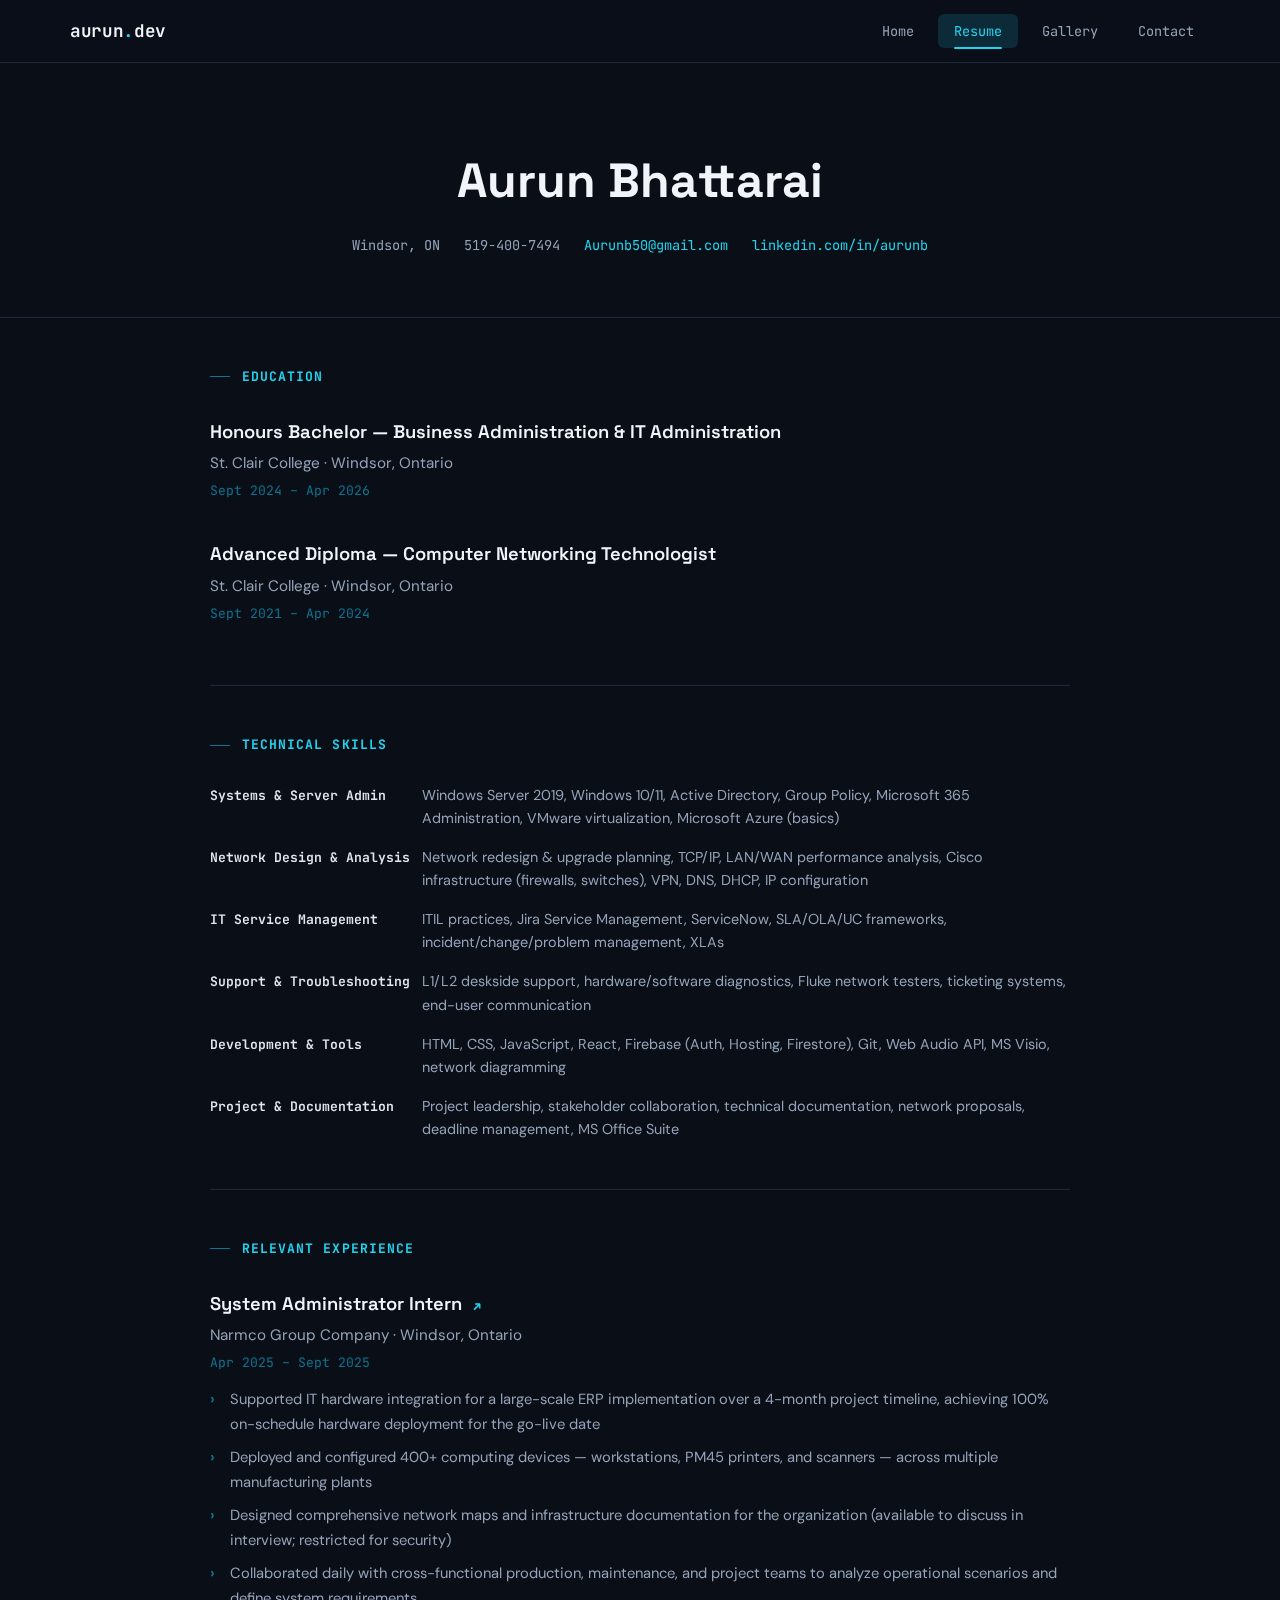
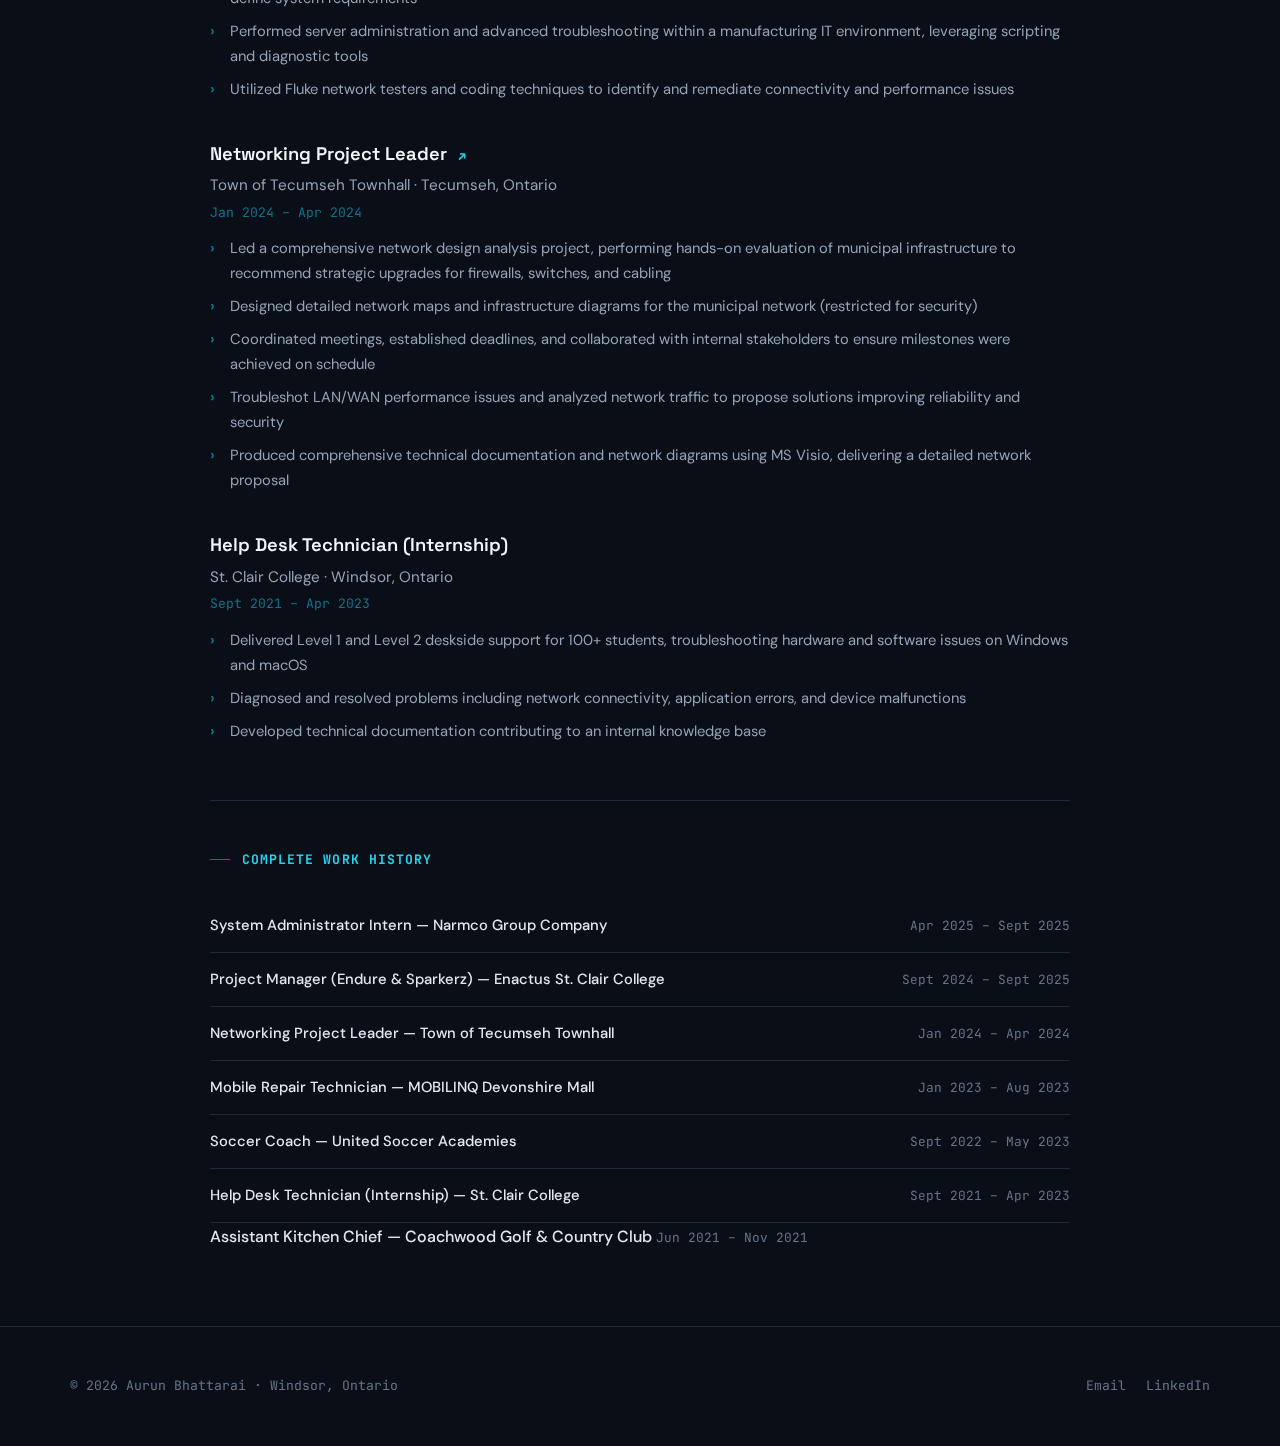
<file: index.html>
<!DOCTYPE html>
<html lang="en">
<head>
  <meta charset="UTF-8">
  <meta name="viewport" content="width=device-width, initial-scale=1.0">
  <title>Resume — Aurun Bhattarai</title>
  <link rel="stylesheet" href="css/style.css">
</head>
<body>

  <header class="site-header" id="siteHeader">
    <div class="container">
      <div class="nav-inner">
        <a href="index.html" class="nav-logo">aurun<span class="accent">.</span>dev</a>
        <button class="nav-toggle" onclick="document.querySelector('.nav-links').classList.toggle('open')" aria-label="Toggle navigation">menu</button>
        <ul class="nav-links">
          <li><a href="index.html">Home</a></li>
          <li><a href="resume.html" class="active">Resume</a></li>
          <li><a href="gallery.html">Gallery</a></li>
          <li><a href="contact.html">Contact</a></li>
        </ul>
      </div>
    </div>
  </header>

  <main>
    <section class="resume-hero">
      <div class="container">
        <h1>Aurun Bhattarai</h1>
        <div class="contact-links">
          <span>Windsor, ON</span>
          <span>519-400-7494</span>
          <a href="mailto:Aurunb50@gmail.com">Aurunb50@gmail.com</a>
          <a href="https://www.linkedin.com/in/aurunb" target="_blank" rel="noopener noreferrer">linkedin.com/in/aurunb</a>
        </div>
      </div>
    </section>

    <div class="container">

      <!-- Education -->
      <section class="resume-section">
        <h2>Education</h2>
        <div class="resume-item">
          <h3>Honours Bachelor — Business Administration & IT Administration</h3>
          <p class="institution">St. Clair College · Windsor, Ontario</p>
          <p class="dates">Sept 2024 – Apr 2026</p>
        </div>
        <div class="resume-item">
          <h3>Advanced Diploma — Computer Networking Technologist</h3>
          <p class="institution">St. Clair College · Windsor, Ontario</p>
          <p class="dates">Sept 2021 – Apr 2024</p>
        </div>
      </section>

      <!-- Technical Skills -->
      <section class="resume-section">
        <h2>Technical Skills</h2>
        <dl class="skills-dl">
          <div class="skill-row">
            <dt>Systems & Server Admin</dt>
            <dd>Windows Server 2019, Windows 10/11, Active Directory, Group Policy, Microsoft 365 Administration, VMware virtualization, Microsoft Azure (basics)</dd>
          </div>
          <div class="skill-row">
            <dt>Network Design & Analysis</dt>
            <dd>Network redesign & upgrade planning, TCP/IP, LAN/WAN performance analysis, Cisco infrastructure (firewalls, switches), VPN, DNS, DHCP, IP configuration</dd>
          </div>
          <div class="skill-row">
            <dt>IT Service Management</dt>
            <dd>ITIL practices, Jira Service Management, ServiceNow, SLA/OLA/UC frameworks, incident/change/problem management, XLAs</dd>
          </div>
          <div class="skill-row">
            <dt>Support & Troubleshooting</dt>
            <dd>L1/L2 deskside support, hardware/software diagnostics, Fluke network testers, ticketing systems, end-user communication</dd>
          </div>
          <div class="skill-row">
            <dt>Development & Tools</dt>
            <dd>HTML, CSS, JavaScript, React, Firebase (Auth, Hosting, Firestore), Git, Web Audio API, MS Visio, network diagramming</dd>
          </div>
          <div class="skill-row">
            <dt>Project & Documentation</dt>
            <dd>Project leadership, stakeholder collaboration, technical documentation, network proposals, deadline management, MS Office Suite</dd>
          </div>
        </dl>
      </section>

      <!-- Relevant Experience -->
      <section class="resume-section">
        <h2>Relevant Experience</h2>

        <div class="resume-item">
          <h3>System Administrator Intern <a href="https://narmco.com" target="_blank" rel="noopener noreferrer" class="company-link">↗</a></h3>
          <p class="institution">Narmco Group Company · Windsor, Ontario</p>
          <p class="dates">Apr 2025 – Sept 2025</p>
          <ul>
            <li>Supported IT hardware integration for a large-scale ERP implementation over a 4-month project timeline, achieving 100% on-schedule hardware deployment for the go-live date</li>
            <li>Deployed and configured 400+ computing devices — workstations, PM45 printers, and scanners — across multiple manufacturing plants</li>
            <li>Designed comprehensive network maps and infrastructure documentation for the organization (available to discuss in interview; restricted for security)</li>
            <li>Collaborated daily with cross-functional production, maintenance, and project teams to analyze operational scenarios and define system requirements</li>
            <li>Performed server administration and advanced troubleshooting within a manufacturing IT environment, leveraging scripting and diagnostic tools</li>
            <li>Utilized Fluke network testers and coding techniques to identify and remediate connectivity and performance issues</li>
          </ul>
        </div>

        <div class="resume-item">
          <h3>Networking Project Leader <a href="https://www.tecumseh.ca" target="_blank" rel="noopener noreferrer" class="company-link">↗</a></h3>
          <p class="institution">Town of Tecumseh Townhall · Tecumseh, Ontario</p>
          <p class="dates">Jan 2024 – Apr 2024</p>
          <ul>
            <li>Led a comprehensive network design analysis project, performing hands-on evaluation of municipal infrastructure to recommend strategic upgrades for firewalls, switches, and cabling</li>
            <li>Designed detailed network maps and infrastructure diagrams for the municipal network (restricted for security)</li>
            <li>Coordinated meetings, established deadlines, and collaborated with internal stakeholders to ensure milestones were achieved on schedule</li>
            <li>Troubleshot LAN/WAN performance issues and analyzed network traffic to propose solutions improving reliability and security</li>
            <li>Produced comprehensive technical documentation and network diagrams using MS Visio, delivering a detailed network proposal</li>
          </ul>
        </div>

        <div class="resume-item">
          <h3>Help Desk Technician (Internship)</h3>
          <p class="institution">St. Clair College · Windsor, Ontario</p>
          <p class="dates">Sept 2021 – Apr 2023</p>
          <ul>
            <li>Delivered Level 1 and Level 2 deskside support for 100+ students, troubleshooting hardware and software issues on Windows and macOS</li>
            <li>Diagnosed and resolved problems including network connectivity, application errors, and device malfunctions</li>
            <li>Developed technical documentation contributing to an internal knowledge base</li>
          </ul>
        </div>
      </section>

      <!-- Full Work History -->
      <section class="resume-section">
        <h2>Complete Work History</h2>
        <ul class="history-list">
          <li>
            <span class="history-job">System Administrator Intern — Narmco Group Company</span>
            <span class="history-date">Apr 2025 – Sept 2025</span>
          </li>
          <li>
            <span class="history-job">Project Manager (Endure & Sparkerz) — Enactus St. Clair College</span>
            <span class="history-date">Sept 2024 – Sept 2025</span>
          </li>
          <li>
            <span class="history-job">Networking Project Leader — Town of Tecumseh Townhall</span>
            <span class="history-date">Jan 2024 – Apr 2024</span>
          </li>
          <li>
            <span class="history-job">Mobile Repair Technician — MOBILINQ Devonshire Mall</span>
            <span class="history-date">Jan 2023 – Aug 2023</span>
          </li>
          <li>
            <span class="history-job">Soccer Coach — United Soccer Academies</span>
            <span class="history-date">Sept 2022 – May 2023</span>
          </li>
          <li>
            <span class="history-job">Help Desk Technician (Internship) — St. Clair College</span>
            <span class="history-date">Sept 2021 – Apr 2023</span>
          </li>
            <span class="history-job">Assistant Kitchen Chief — Coachwood Golf & Country Club</span>
            <span class="history-date">Jun 2021 – Nov 2021</span>
          </li>
          <li>
            
        </ul>
      </section>

    </div>
  </main>

  <footer class="site-footer">
    <div class="container">
      <div class="footer-inner">
        <p class="footer-copy">© 2026 Aurun Bhattarai · Windsor, Ontario</p>
        <div class="footer-links">
          <a href="mailto:Aurunb50@gmail.com">Email</a>
          <a href="https://www.linkedin.com/in/aurunb" target="_blank" rel="noopener noreferrer">LinkedIn</a>
        </div>
      </div>
    </div>
  </footer>

  <script src="js/main.js"></script>
</body>
</html>
</file>
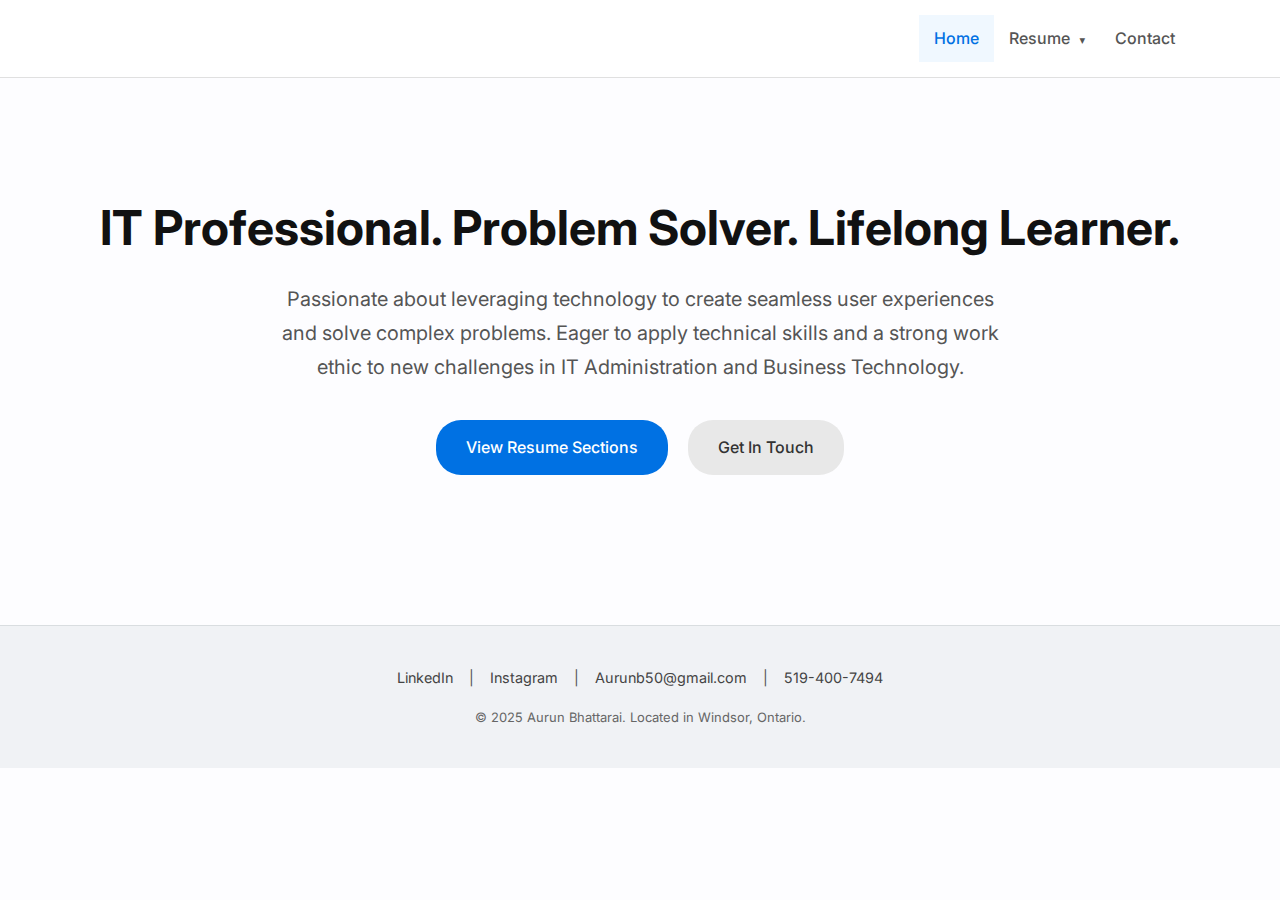
<file: Professional/index.html>
<!DOCTYPE html>
<html lang="en">
<head>
    <meta charset="UTF-8">
    <meta name="viewport" content="width=device-width, initial-scale=1.0">
    <title>Aurun Bhattarai - Portfolio</title>
    <link rel="stylesheet" href="../css/css.css">
    <link rel="preconnect" href="https://fonts.googleapis.com">
    <link rel="preconnect" href="https://fonts.gstatic.com" crossorigin>
    <link href="https://fonts.googleapis.com/css2?family=Inter:wght@300;400;500;600;700&display=swap" rel="stylesheet">
</head>
<body>

    <header class="site-header">
         <div class="banner-container">
            <!-- src="im" alt="Website Banner" class="banner-image"> -->  
        </div>
        <div class="container">
            <div class="logo-container">
                <a href="index.html">
                     <!--<img src="images/SVGAURUN.svg" alt="Aurun Bhattarai - Logo" class="logo-image"> -->
                </a>
            </div>
            <nav class="main-nav">
                <ul>
                    <li><a href="index.html" class="active">Home</a></li>
                    <li class="nav-item dropdown-container">
                        <a href="#" class="nav-link dropdown-trigger">Resume <span class="arrow-down">▾</span></a>
                        <ul class="dropdown-menu">
                            <li><a href="education.html" class="dropdown-item">Education</a></li>
                            <li><a href="experience.html" class="dropdown-item">Relevant Experience</a></li>
                            <li><a href="skills.html" class="dropdown-item">Skills</a></li>
                            <li><a href="history.html" class="dropdown-item">Experience History</a></li>
                            <!-- Optional: You could add a link to a downloadable PDF resume here -->
                            <!-- <li><a href="AurunBhattarai_Resume.pdf" target="_blank" class="dropdown-item">Download PDF</a></li> -->
                        </ul>
                    </li>
                    <li><a href="contactpage.html">Contact</a></li>
                </ul>
            </nav>
        </div>
    </header>

    <main class="main-content">
        <section class="hero-section"> 
            <div class="container">     
                 <h1>IT Professional. Problem Solver. Lifelong Learner.</h1>
                 <p class="subtitle">
                    Passionate about leveraging technology to create seamless user experiences and solve complex problems. Eager to apply technical skills and a strong work ethic to new challenges in IT Administration and Business Technology.
                </p>
                <div class="cta-buttons">
                    <a href="education.html" class="btn btn-primary">View Resume Sections</a>
                    <a href="contactpage.html" class="btn btn-secondary">Get In Touch</a>
                </div>
            </div>
        </section>
    </main>

    <footer class="site-footer">
        <div class="container">
             <div class="footer-links">
                <a href="https://www.linkedin.com/in/aurunb" target="_blank" rel="noopener noreferrer">LinkedIn</a> |
                <a href="https://www.instagram.com/callmeab50/" target="_blank" rel="noopener noreferrer">Instagram</a> |
                <a href="mailto:Aurunb50@gmail.com">Aurunb50@gmail.com</a> |
                <span>519-400-7494</span>
            </div>
            <p class="copyright">© 2025 Aurun Bhattarai. Located in Windsor, Ontario.</p>
        </div>
    </footer>

</body>
</html>
</file>
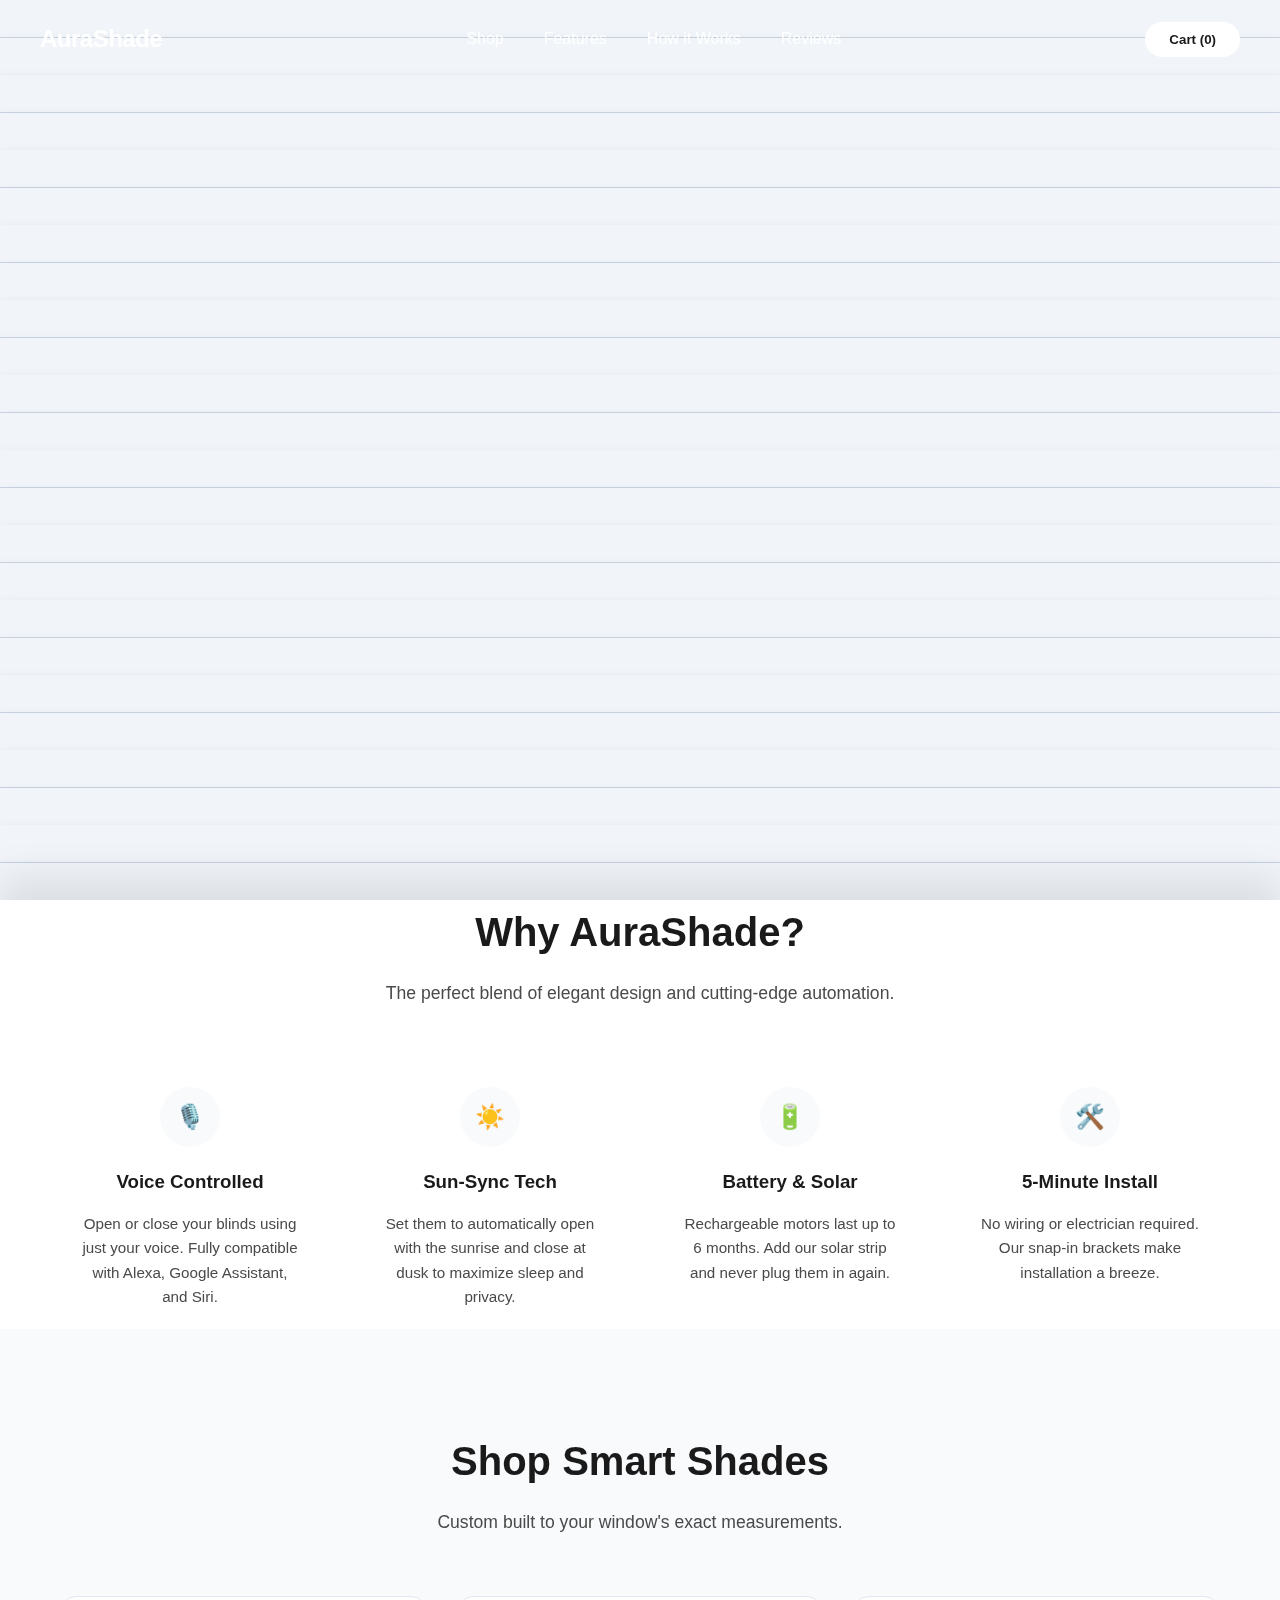
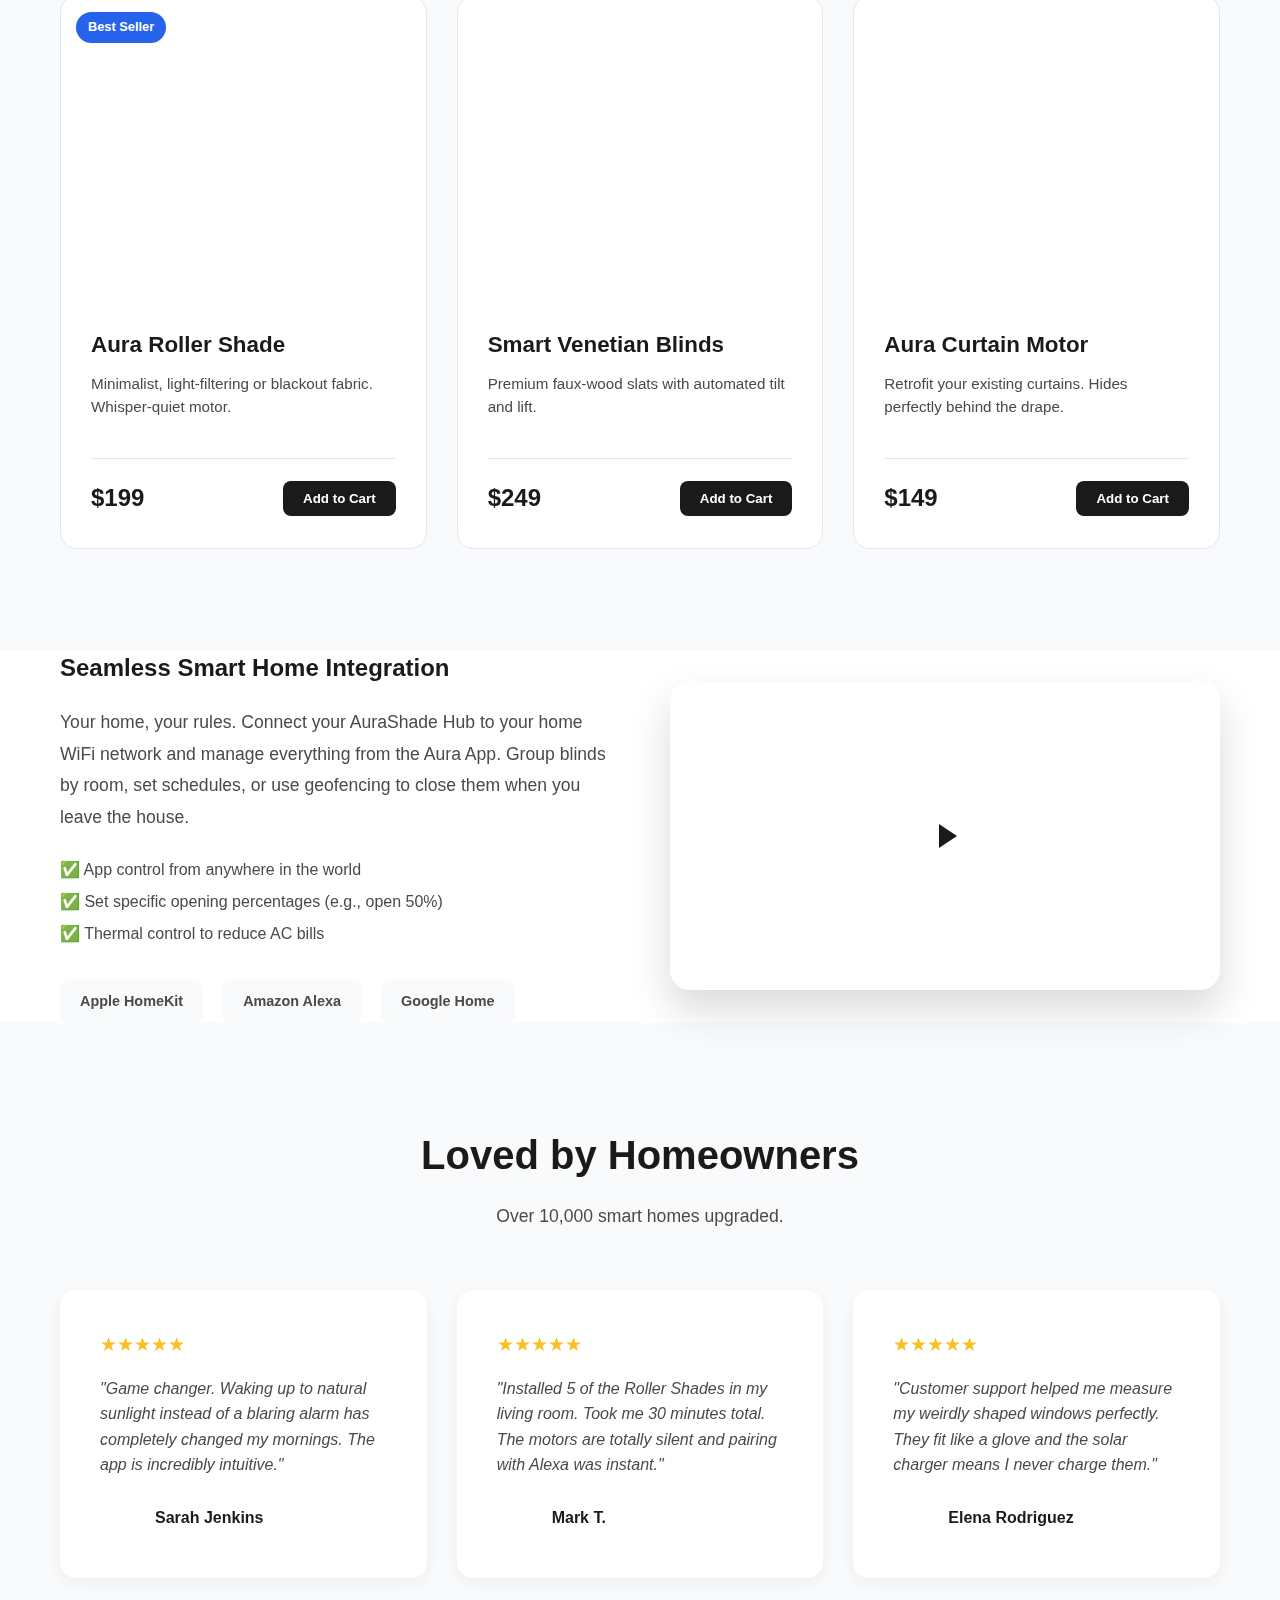
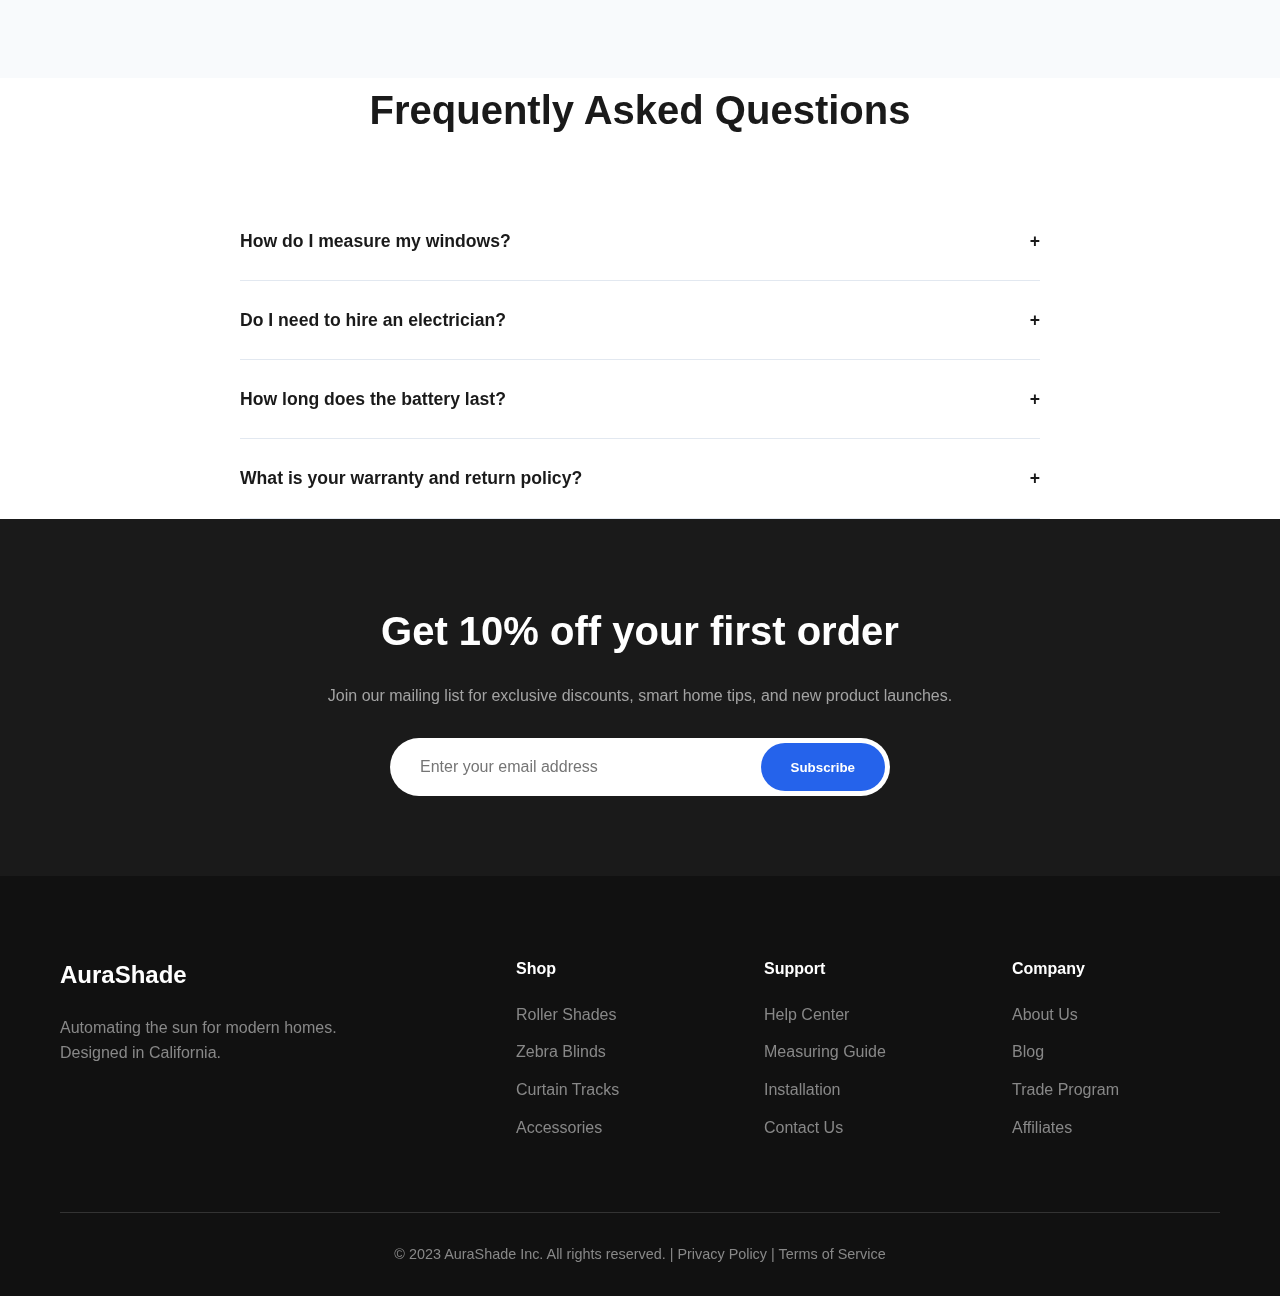
<file: aurashade.html>
<!DOCTYPE html>
<html lang="en">
<head>
    <meta charset="UTF-8">
    <meta name="viewport" content="width=device-width, initial-scale=1.0">
    <title>AuraShade | Intelligent Window Treatments</title>
    <style>
        /* ==========================================================================
           1. BASE & VARIABLES
           ========================================================================== */
        :root {
            --primary: #1a1a1a;
            --secondary: #4a4a4a;
            --accent: #2563eb;
            --bg-light: #f8fafc;
            --white: #ffffff;
            --border: #e2e8f0;
            --font-main: -apple-system, BlinkMacSystemFont, "Segoe UI", Roboto, Helvetica, Arial, sans-serif;
            --transition: all 0.3s ease;
        }

        * { margin: 0; padding: 0; box-sizing: border-box; }

        body, html {
            font-family: var(--font-main);
            color: var(--primary);
            background-color: var(--primary); /* Behind everything */
            line-height: 1.6;
            overflow-x: hidden;
        }

        a { text-decoration: none; color: inherit; }
        ul { list-style: none; }
        img { max-width: 100%; height: auto; display: block; }

        .container {
            max-width: 1200px;
            margin: 0 auto;
            padding: 0 20px;
        }

        /* ==========================================================================
           2. HEADER & NAVIGATION
           ========================================================================== */
        header {
            position: fixed;
            top: 0; left: 0; width: 100%;
            padding: 20px 0;
            z-index: 1000;
            transition: var(--transition);
        }

        header.scrolled {
            background: rgba(255, 255, 255, 0.95);
            backdrop-filter: blur(10px);
            box-shadow: 0 2px 20px rgba(0,0,0,0.05);
            padding: 15px 0;
        }

        .nav-container {
            display: flex;
            justify-content: space-between;
            align-items: center;
            padding: 0 40px;
        }

        .logo {
            font-size: 24px;
            font-weight: 800;
            letter-spacing: -0.5px;
            color: var(--white);
            transition: color 0.3s;
        }

        header.scrolled .logo { color: var(--primary); }

        .nav-links { display: flex; gap: 40px; }
        .nav-links a {
            font-weight: 500;
            color: var(--white);
            transition: var(--transition);
        }

        header.scrolled .nav-links a { color: var(--primary); }
        .nav-links a:hover { color: var(--accent); }

        .header-actions { display: flex; gap: 20px; align-items: center; }

        .btn-cart {
            background: var(--white);
            color: var(--primary);
            border: none;
            padding: 10px 24px;
            border-radius: 30px;
            font-weight: 600;
            cursor: pointer;
            transition: var(--transition);
        }
        header.scrolled .btn-cart { background: var(--primary); color: var(--white); }
        .btn-cart:hover { transform: scale(1.05); }

        /* ==========================================================================
           3. INTERACTIVE HERO (SMART BLINDS EFFECT)
           ========================================================================== */
        .hero {
            position: fixed;
            top: 0; left: 0; width: 100%; height: 100vh;
            z-index: 1;
            /* Using a high-quality living room background */
            background: url('https://images.unsplash.com/photo-1600585154340-be6161a56a0c?auto=format&fit=crop&w=1920&q=80') center/cover;
            display: flex;
            align-items: center;
            justify-content: center;
            flex-direction: column;
            text-align: center;
        }

        .hero::before {
            content: '';
            position: absolute;
            top: 0; left: 0; width: 100%; height: 100%;
            background: rgba(0,0,0,0.2);
            z-index: 2;
        }

        .hero-content {
            z-index: 3;
            max-width: 800px;
            padding: 0 20px;
        }

        .hero h1 {
            font-size: 5rem;
            color: var(--white);
            line-height: 1.1;
            margin-bottom: 20px;
            text-shadow: 0 4px 20px rgba(0,0,0,0.3);
            letter-spacing: -1px;
        }

        .hero p {
            font-size: 1.5rem;
            color: var(--white);
            margin-bottom: 40px;
            text-shadow: 0 2px 10px rgba(0,0,0,0.3);
        }

        .scroll-prompt {
            position: absolute;
            bottom: 40px;
            left: 50%;
            transform: translateX(-50%);
            z-index: 4;
            color: var(--white);
            display: flex;
            flex-direction: column;
            align-items: center;
            gap: 10px;
            font-weight: 600;
            text-transform: uppercase;
            letter-spacing: 2px;
            font-size: 0.8rem;
            animation: pulse 2s infinite;
        }

        @keyframes pulse {
            0%, 100% { opacity: 1; transform: translate(-50%, 0); }
            50% { opacity: 0.5; transform: translate(-50%, 10px); }
        }

        /* The Blinds Setup */
        .blinds-wrapper {
            position: absolute;
            top: 0; left: 0; width: 100%; height: 100vh;
            z-index: 5;
            display: flex;
            flex-direction: column;
            perspective: 1500px;
            pointer-events: none;
        }

        .slat {
            width: 100%;
            background: #f1f5f9;
            border-bottom: 1px solid #cbd5e1;
            transform-origin: top;
            will-change: transform, opacity, box-shadow;
            box-shadow: 0 10px 15px rgba(0,0,0,0.3);
        }

        /* ==========================================================================
           4. MAIN CONTENT WRAPPER
           ========================================================================== */
        .main-content {
            position: relative;
            z-index: 10;
            margin-top: 100vh; /* Pushes content down so hero is revealed on scroll */
            background: var(--white);
            box-shadow: 0 -20px 40px rgba(0,0,0,0.1);
        }

        section { padding: 100px 0; }
        .section-header { text-align: center; margin-bottom: 60px; }
        .section-header h2 { font-size: 2.5rem; margin-bottom: 15px; }
        .section-header p { color: var(--secondary); font-size: 1.1rem; max-width: 600px; margin: 0 auto; }

        /* ==========================================================================
           5. FEATURES (Value Props)
           ========================================================================== */
        .features-grid {
            display: grid;
            grid-template-columns: repeat(auto-fit, minmax(250px, 1fr));
            gap: 40px;
        }

        .feature-card { text-align: center; padding: 20px; }
        .feature-icon {
            width: 60px; height: 60px;
            background: var(--bg-light);
            border-radius: 50%;
            display: flex; align-items: center; justify-content: center;
            margin: 0 auto 20px;
            font-size: 24px;
            color: var(--accent);
        }
        .feature-card h3 { margin-bottom: 15px; }
        .feature-card p { color: var(--secondary); font-size: 0.95rem; }

        /* ==========================================================================
           6. PRODUCT CATALOG
           ========================================================================== */
        .products { background: var(--bg-light); }
        .product-grid {
            display: grid;
            grid-template-columns: repeat(auto-fit, minmax(300px, 1fr));
            gap: 30px;
        }

        .product-card {
            background: var(--white);
            border-radius: 16px;
            overflow: hidden;
            transition: var(--transition);
            border: 1px solid var(--border);
            position: relative;
        }

        .product-card:hover {
            transform: translateY(-10px);
            box-shadow: 0 20px 40px rgba(0,0,0,0.08);
        }

        .badge {
            position: absolute; top: 15px; left: 15px;
            background: var(--accent); color: var(--white);
            padding: 5px 12px; border-radius: 20px;
            font-size: 0.8rem; font-weight: bold;
            z-index: 2;
        }

        .product-img {
            height: 300px;
            background-size: cover; background-position: center;
            position: relative;
        }

        .product-info { padding: 30px; }
        .product-info h3 { font-size: 1.4rem; margin-bottom: 10px; }
        .product-info p { color: var(--secondary); margin-bottom: 20px; font-size: 0.95rem; line-height: 1.5; height: 65px; }

        .product-bottom {
            display: flex; justify-content: space-between; align-items: center;
            border-top: 1px solid var(--border);
            padding-top: 20px;
        }
        .price { font-size: 1.5rem; font-weight: 700; }
        .btn-add {
            background: var(--primary); color: var(--white);
            border: none; padding: 10px 20px; border-radius: 8px;
            font-weight: 600; cursor: pointer; transition: var(--transition);
        }
        .btn-add:hover { background: var(--accent); }

        /* ==========================================================================
           7. VIDEO / HOW IT WORKS SECTION
           ========================================================================== */
        .video-section {
            display: grid;
            grid-template-columns: 1fr 1fr;
            gap: 60px;
            align-items: center;
        }

        .video-container {
            position: relative;
            border-radius: 20px;
            overflow: hidden;
            box-shadow: 0 20px 40px rgba(0,0,0,0.15);
            aspect-ratio: 16/9;
            background: url('https://images.unsplash.com/photo-1513694203232-719a280e022f?auto=format&fit=crop&w=1000&q=80') center/cover;
            display: flex; justify-content: center; align-items: center;
        }

        .play-btn {
            width: 80px; height: 80px;
            background: rgba(255,255,255,0.9);
            border-radius: 50%;
            display: flex; justify-content: center; align-items: center;
            cursor: pointer; transition: var(--transition);
        }
        .play-btn::after {
            content: '';
            border-top: 12px solid transparent;
            border-bottom: 12px solid transparent;
            border-left: 18px solid var(--primary);
            margin-left: 6px;
        }
        .play-btn:hover { transform: scale(1.1); }

        .integration-logos {
            display: flex; gap: 20px; margin-top: 30px;
        }
        .integration-logo {
            padding: 10px 20px; background: var(--bg-light);
            border-radius: 8px; font-weight: 600; font-size: 0.9rem;
            color: var(--secondary);
        }

        /* ==========================================================================
           8. REVIEWS
           ========================================================================== */
        .reviews { background: var(--bg-light); }
        .review-grid {
            display: grid; grid-template-columns: repeat(auto-fit, minmax(300px, 1fr)); gap: 30px;
        }
        .review-card {
            background: var(--white); padding: 40px;
            border-radius: 16px; box-shadow: 0 5px 15px rgba(0,0,0,0.05);
        }
        .stars { color: #fbbf24; font-size: 1.2rem; margin-bottom: 15px; }
        .review-text { font-style: italic; color: var(--secondary); margin-bottom: 20px; }
        .reviewer { font-weight: 600; display: flex; align-items: center; gap: 15px; }
        .reviewer-img { width: 40px; height: 40px; border-radius: 50%; background: #ddd; }

        /* ==========================================================================
           9. FAQ
           ========================================================================== */
        .faq-container { max-width: 800px; margin: 0 auto; }
        .faq-item {
            border-bottom: 1px solid var(--border);
            padding: 25px 0; cursor: pointer;
        }
        .faq-question {
            display: flex; justify-content: space-between; align-items: center;
            font-weight: 600; font-size: 1.1rem;
        }
        .faq-answer {
            max-height: 0; overflow: hidden;
            transition: max-height 0.3s ease; color: var(--secondary);
            margin-top: 0;
        }
        .faq-item.active .faq-answer { max-height: 200px; margin-top: 15px; }
        .faq-icon { transition: transform 0.3s; }
        .faq-item.active .faq-icon { transform: rotate(45deg); }

        /* ==========================================================================
           10. NEWSLETTER & FOOTER
           ========================================================================== */
        .newsletter {
            background: var(--primary); color: var(--white);
            text-align: center; padding: 80px 20px;
        }
        .newsletter h2 { margin-bottom: 20px; font-size: 2.5rem; }
        .newsletter p { margin-bottom: 30px; color: #a3a3a3; }
        .subscribe-form {
            display: flex; max-width: 500px; margin: 0 auto;
            background: var(--white); border-radius: 30px; padding: 5px;
        }
        .subscribe-form input {
            flex: 1; border: none; padding: 15px 25px;
            border-radius: 30px; outline: none; font-size: 1rem;
        }
        .subscribe-form button {
            background: var(--accent); color: var(--white);
            border: none; padding: 10px 30px; border-radius: 30px;
            font-weight: 600; cursor: pointer; transition: var(--transition);
        }
        .subscribe-form button:hover { background: #1d4ed8; }

        footer {
            background: #111; color: #888; padding: 80px 0 30px;
        }
        .footer-grid {
            display: grid; grid-template-columns: 2fr 1fr 1fr 1fr; gap: 40px; margin-bottom: 60px;
        }
        .footer-brand h3 { color: var(--white); font-size: 1.5rem; margin-bottom: 20px; }
        .footer-links h4 { color: var(--white); margin-bottom: 20px; }
        .footer-links ul li { margin-bottom: 12px; }
        .footer-links a:hover { color: var(--white); }
        .footer-bottom {
            text-align: center; border-top: 1px solid #333; padding-top: 30px; font-size: 0.9rem;
        }

        /* ==========================================================================
           11. RESPONSIVE DESIGN
           ========================================================================== */
        @media (max-width: 900px) {
            .hero h1 { font-size: 3.5rem; }
            .video-section { grid-template-columns: 1fr; }
            .footer-grid { grid-template-columns: 1fr 1fr; }
            .nav-links { display: none; } /* Hide on mobile for prototype */
            .nav-container { padding: 0 20px; }
        }
        @media (max-width: 600px) {
            .hero h1 { font-size: 2.5rem; }
            .footer-grid { grid-template-columns: 1fr; }
            .subscribe-form { flex-direction: column; background: transparent; }
            .subscribe-form input { border-radius: 8px; margin-bottom: 10px; }
            .subscribe-form button { border-radius: 8px; }
        }
    </style>
</head>
<body>

    <!-- HEADER -->
    <header id="header">
        <div class="nav-container">
            <a href="#" class="logo">AuraShade</a>
            <nav class="nav-links">
                <a href="#products">Shop</a>
                <a href="#features">Features</a>
                <a href="#how-it-works">How it Works</a>
                <a href="#reviews">Reviews</a>
            </nav>
            <div class="header-actions">
                <button class="btn-cart" id="cartBtn">Cart (0)</button>
            </div>
        </div>
    </header>

    <!-- INTERACTIVE HERO (Smart Blind Window) -->
    <section class="hero">
        <div class="hero-content" id="heroContent">
            <h1>Let the light in,<br>automatically.</h1>
            <p>Upgrade to motorized, smart-controlled window treatments. Designed to sync with your lifestyle and your smart home.</p>
        </div>
        <div class="scroll-prompt" id="scrollPrompt">
            <span>Scroll to open</span>
            <svg width="20" height="20" viewBox="0 0 24 24" fill="none" stroke="currentColor" stroke-width="2" stroke-linecap="round" stroke-linejoin="round"><path d="M12 5v14M19 12l-7 7-7-7"/></svg>
        </div>

        <!-- Generated via JS -->
        <div class="blinds-wrapper" id="blindsWrapper"></div>
    </section>

    <!-- PAGE CONTENT (Slides up over the hero) -->
    <main class="main-content">

        <!-- VALUE PROPOSITION / FEATURES -->
        <section id="features" class="container">
            <div class="section-header">
                <h2>Why AuraShade?</h2>
                <p>The perfect blend of elegant design and cutting-edge automation.</p>
            </div>
            <div class="features-grid">
                <div class="feature-card">
                    <div class="feature-icon">🎙️</div>
                    <h3>Voice Controlled</h3>
                    <p>Open or close your blinds using just your voice. Fully compatible with Alexa, Google Assistant, and Siri.</p>
                </div>
                <div class="feature-card">
                    <div class="feature-icon">☀️</div>
                    <h3>Sun-Sync Tech</h3>
                    <p>Set them to automatically open with the sunrise and close at dusk to maximize sleep and privacy.</p>
                </div>
                <div class="feature-card">
                    <div class="feature-icon">🔋</div>
                    <h3>Battery & Solar</h3>
                    <p>Rechargeable motors last up to 6 months. Add our solar strip and never plug them in again.</p>
                </div>
                <div class="feature-card">
                    <div class="feature-icon">🛠️</div>
                    <h3>5-Minute Install</h3>
                    <p>No wiring or electrician required. Our snap-in brackets make installation a breeze.</p>
                </div>
            </div>
        </section>

        <!-- PRODUCT CATALOG -->
        <section id="products" class="products">
            <div class="container">
                <div class="section-header">
                    <h2>Shop Smart Shades</h2>
                    <p>Custom built to your window's exact measurements.</p>
                </div>

                <div class="product-grid">
                    <!-- Product 1 -->
                    <div class="product-card">
                        <div class="badge">Best Seller</div>
                        <div class="product-img" style="background-image: url('https://images.unsplash.com/photo-1588667523902-613bfb32832c?auto=format&fit=crop&w=600&q=80');"></div>
                        <div class="product-info">
                            <h3>Aura Roller Shade</h3>
                            <p>Minimalist, light-filtering or blackout fabric. Whisper-quiet motor.</p>
                            <div class="product-bottom">
                                <span class="price">$199</span>
                                <button class="btn-add" onclick="addToCart()">Add to Cart</button>
                            </div>
                        </div>
                    </div>

                    <!-- Product 2 -->
                    <div class="product-card">
                        <div class="product-img" style="background-image: url('https://images.unsplash.com/photo-1522771731478-44fb10e9bb1a?auto=format&fit=crop&w=600&q=80');"></div>
                        <div class="product-info">
                            <h3>Smart Venetian Blinds</h3>
                            <p>Premium faux-wood slats with automated tilt and lift.</p>
                            <div class="product-bottom">
                                <span class="price">$249</span>
                                <button class="btn-add" onclick="addToCart()">Add to Cart</button>
                            </div>
                        </div>
                    </div>

                    <!-- Product 3 -->
                    <div class="product-card">
                        <div class="product-img" style="background-image: url('https://images.unsplash.com/photo-1513694203232-719a280e022f?auto=format&fit=crop&w=600&q=80');"></div>
                        <div class="product-info">
                            <h3>Aura Curtain Motor</h3>
                            <p>Retrofit your existing curtains. Hides perfectly behind the drape.</p>
                            <div class="product-bottom">
                                <span class="price">$149</span>
                                <button class="btn-add" onclick="addToCart()">Add to Cart</button>
                            </div>
                        </div>
                    </div>
                </div>
            </div>
        </section>

        <!-- HOW IT WORKS / VIDEO -->
        <section id="how-it-works" class="container">
            <div class="video-section">
                <div>
                    <h2>Seamless Smart Home Integration</h2>
                    <p style="color: var(--secondary); margin: 20px 0; font-size: 1.1rem; line-height: 1.8;">
                        Your home, your rules. Connect your AuraShade Hub to your home WiFi network and manage everything from the Aura App. Group blinds by room, set schedules, or use geofencing to close them when you leave the house.
                    </p>
                    <ul style="color: var(--secondary); margin-bottom: 30px; line-height: 2;">
                        <li>✅ App control from anywhere in the world</li>
                        <li>✅ Set specific opening percentages (e.g., open 50%)</li>
                        <li>✅ Thermal control to reduce AC bills</li>
                    </ul>
                    <div class="integration-logos">
                        <div class="integration-logo">Apple HomeKit</div>
                        <div class="integration-logo">Amazon Alexa</div>
                        <div class="integration-logo">Google Home</div>
                    </div>
                </div>
                <div class="video-container">
                    <div class="play-btn"></div>
                </div>
            </div>
        </section>

        <!-- REVIEWS -->
        <section id="reviews" class="reviews">
            <div class="container">
                <div class="section-header">
                    <h2>Loved by Homeowners</h2>
                    <p>Over 10,000 smart homes upgraded.</p>
                </div>
                <div class="review-grid">
                    <div class="review-card">
                        <div class="stars">★★★★★</div>
                        <p class="review-text">"Game changer. Waking up to natural sunlight instead of a blaring alarm has completely changed my mornings. The app is incredibly intuitive."</p>
                        <div class="reviewer">
                            <div class="reviewer-img" style="background: url('https://randomuser.me/api/portraits/women/44.jpg') center/cover;"></div>
                            <span>Sarah Jenkins</span>
                        </div>
                    </div>
                    <div class="review-card">
                        <div class="stars">★★★★★</div>
                        <p class="review-text">"Installed 5 of the Roller Shades in my living room. Took me 30 minutes total. The motors are totally silent and pairing with Alexa was instant."</p>
                        <div class="reviewer">
                            <div class="reviewer-img" style="background: url('https://randomuser.me/api/portraits/men/32.jpg') center/cover;"></div>
                            <span>Mark T.</span>
                        </div>
                    </div>
                    <div class="review-card">
                        <div class="stars">★★★★★</div>
                        <p class="review-text">"Customer support helped me measure my weirdly shaped windows perfectly. They fit like a glove and the solar charger means I never charge them."</p>
                        <div class="reviewer">
                            <div class="reviewer-img" style="background: url('https://randomuser.me/api/portraits/women/68.jpg') center/cover;"></div>
                            <span>Elena Rodriguez</span>
                        </div>
                    </div>
                </div>
            </div>
        </section>

        <!-- FAQ -->
        <section class="container">
            <div class="section-header">
                <h2>Frequently Asked Questions</h2>
            </div>
            <div class="faq-container">
                <div class="faq-item">
                    <div class="faq-question">
                        <span>How do I measure my windows?</span>
                        <span class="faq-icon">+</span>
                    </div>
                    <div class="faq-answer">
                        We provide a detailed step-by-step measurement guide with videos. All you need is a steel measuring tape. You will measure the inside width and height at three different points, and we do the math for the deductions.
                    </div>
                </div>
                <div class="faq-item">
                    <div class="faq-question">
                        <span>Do I need to hire an electrician?</span>
                        <span class="faq-icon">+</span>
                    </div>
                    <div class="faq-answer">
                        No! All our smart blinds are completely wireless, powered by an internal rechargeable lithium-ion battery. They install with just 2-3 screws into your window frame.
                    </div>
                </div>
                <div class="faq-item">
                    <div class="faq-question">
                        <span>How long does the battery last?</span>
                        <span class="faq-icon">+</span>
                    </div>
                    <div class="faq-answer">
                        On average, a single charge lasts 6 to 8 months based on one up/down cycle per day. Recharging takes just a few hours using the included magnetic USB-C cable.
                    </div>
                </div>
                <div class="faq-item">
                    <div class="faq-question">
                        <span>What is your warranty and return policy?</span>
                        <span class="faq-icon">+</span>
                    </div>
                    <div class="faq-answer">
                        We offer a 5-year warranty on the motor and a 3-year warranty on the fabric. If you aren't satisfied within the first 30 days, we accept returns—even on custom sizes!
                    </div>
                </div>
            </div>
        </section>

        <!-- NEWSLETTER -->
        <section class="newsletter">
            <div class="container">
                <h2>Get 10% off your first order</h2>
                <p>Join our mailing list for exclusive discounts, smart home tips, and new product launches.</p>
                <div class="subscribe-form">
                    <input type="email" placeholder="Enter your email address">
                    <button type="button">Subscribe</button>
                </div>
            </div>
        </section>

        <!-- FOOTER -->
        <footer>
            <div class="container">
                <div class="footer-grid">
                    <div class="footer-brand">
                        <h3>AuraShade</h3>
                        <p>Automating the sun for modern homes.<br>Designed in California.</p>
                    </div>
                    <div class="footer-links">
                        <h4>Shop</h4>
                        <ul>
                            <li><a href="#">Roller Shades</a></li>
                            <li><a href="#">Zebra Blinds</a></li>
                            <li><a href="#">Curtain Tracks</a></li>
                            <li><a href="#">Accessories</a></li>
                        </ul>
                    </div>
                    <div class="footer-links">
                        <h4>Support</h4>
                        <ul>
                            <li><a href="#">Help Center</a></li>
                            <li><a href="#">Measuring Guide</a></li>
                            <li><a href="#">Installation</a></li>
                            <li><a href="#">Contact Us</a></li>
                        </ul>
                    </div>
                    <div class="footer-links">
                        <h4>Company</h4>
                        <ul>
                            <li><a href="#">About Us</a></li>
                            <li><a href="#">Blog</a></li>
                            <li><a href="#">Trade Program</a></li>
                            <li><a href="#">Affiliates</a></li>
                        </ul>
                    </div>
                </div>
                <div class="footer-bottom">
                    <p>&copy; 2023 AuraShade Inc. All rights reserved. | Privacy Policy | Terms of Service</p>
                </div>
            </div>
        </footer>
    </main>

    <!-- SCRIPTS -->
    <script>
        // --- 1. SMART BLINDS SCROLL ANIMATION ---
        const blindsWrapper = document.getElementById('blindsWrapper');
        const heroContent = document.getElementById('heroContent');
        const scrollPrompt = document.getElementById('scrollPrompt');

        const numSlats = 24; // Number of blind slats
        const slatHeight = 100 / numSlats;

        // Generate the slats
        for(let i = 0; i < numSlats; i++) {
            const slat = document.createElement('div');
            slat.className = 'slat';
            slat.style.height = `${slatHeight}vh`;
            blindsWrapper.appendChild(slat);
        }

        const slats = document.querySelectorAll('.slat');

        // Scroll logic for blinds
        window.addEventListener('scroll', () => {
            const scrollY = window.scrollY;
            const windowHeight = window.innerHeight;

            // We want the blinds fully open BEFORE the user scrolls 1 full window height
            // Let's say it opens completely within the first 60% of the screen scroll
            const triggerHeight = windowHeight * 0.6;

            // Calculate progress (0 to 1)
            let progress = Math.min(scrollY / triggerHeight, 1);

            // Hide text/prompt as we scroll
            heroContent.style.opacity = 1 - (progress * 1.5);
            scrollPrompt.style.opacity = 1 - (progress * 2);

            // Rotate slats to open (up to 85 degrees)
            const angle = progress * 85;

            slats.forEach(slat => {
                slat.style.transform = `rotateX(${angle}deg)`;

                // Adjust lighting/shadows to simulate real light coming through
                const opacity = 1 - (progress * 0.5);
                slat.style.background = `rgba(241, 245, 249, ${opacity})`;
                slat.style.boxShadow = `0 ${5 - progress*5}px ${15 - progress*15}px rgba(0,0,0,${0.3 - progress*0.3})`;
            });
        });

        // --- 2. HEADER SCROLL EFFECT ---
        const header = document.getElementById('header');
        window.addEventListener('scroll', () => {
            if (window.scrollY > 50) {
                header.classList.add('scrolled');
            } else {
                header.classList.remove('scrolled');
            }
        });

        // --- 3. FAQ ACCORDION LOGIC ---
        const faqItems = document.querySelectorAll('.faq-item');
        faqItems.forEach(item => {
            item.addEventListener('click', () => {
                // Close others
                faqItems.forEach(otherItem => {
                    if(otherItem !== item) {
                        otherItem.classList.remove('active');
                        otherItem.querySelector('.faq-icon').textContent = '+';
                    }
                });

                // Toggle current
                item.classList.toggle('active');
                const icon = item.querySelector('.faq-icon');
                if(item.classList.contains('active')) {
                    icon.style.transform = 'rotate(45deg)';
                } else {
                    icon.style.transform = 'rotate(0)';
                }
            });
        });

        // --- 4. SIMPLE CART COUNTER ---
        let cartCount = 0;
        const cartBtn = document.getElementById('cartBtn');
        function addToCart() {
            cartCount++;
            cartBtn.textContent = `Cart (${cartCount})`;

            // Small pop animation
            cartBtn.style.transform = 'scale(1.1)';
            setTimeout(() => {
                cartBtn.style.transform = 'scale(1)';
            }, 200);

            // Alert for prototype
            alert("Added to cart!");
        }
    </script>
</body>
</html>
</file>
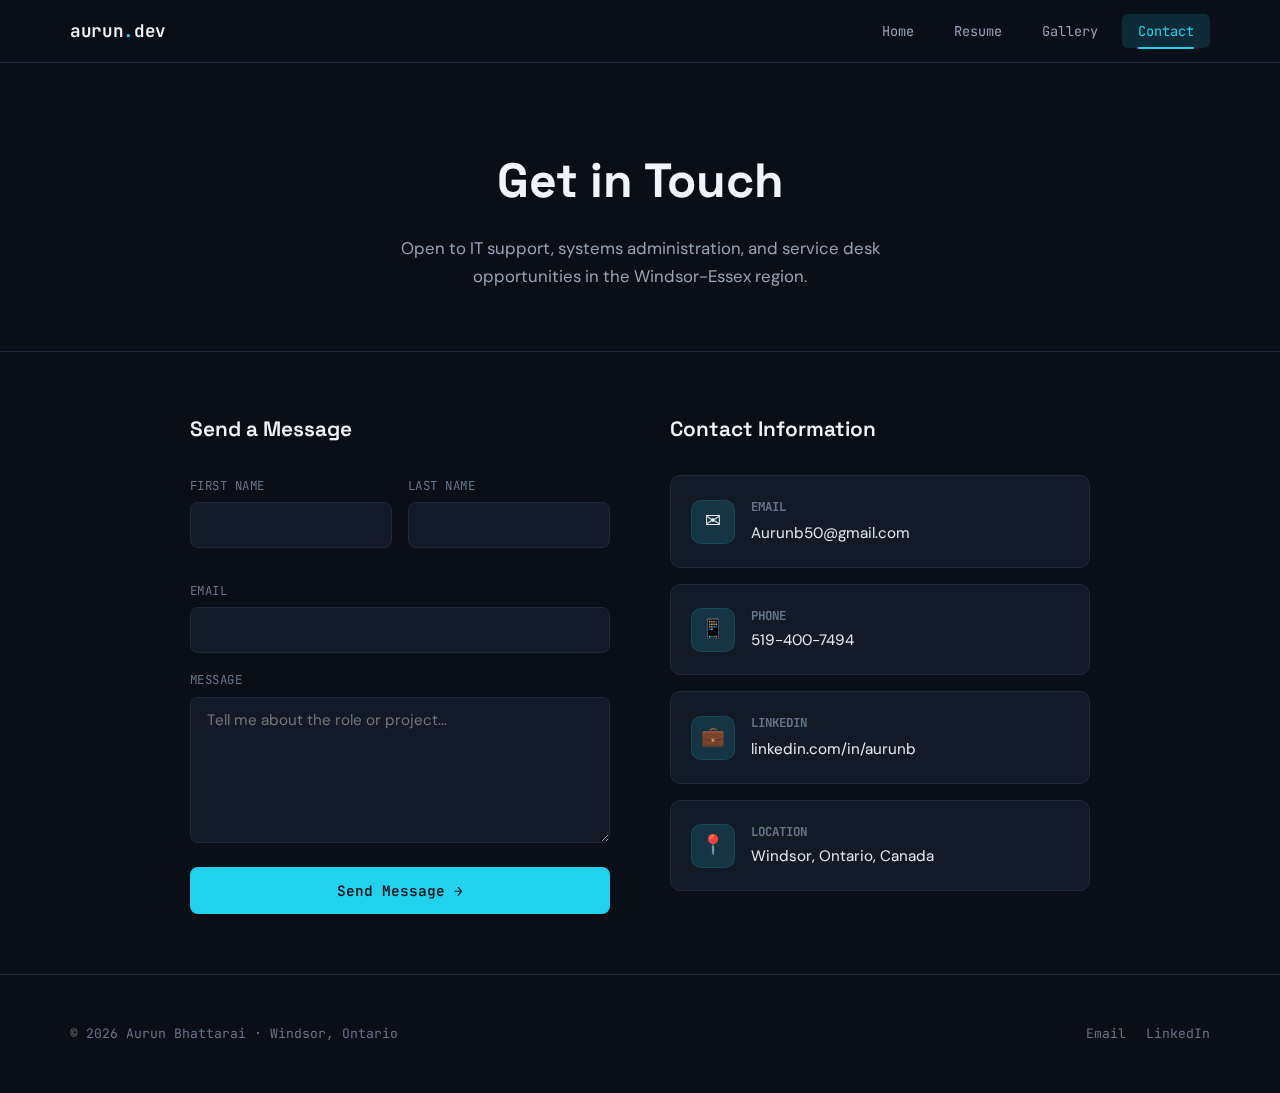
<file: contact.html>
<!DOCTYPE html>
<html lang="en">
<head>
  <meta charset="UTF-8">
  <meta name="viewport" content="width=device-width, initial-scale=1.0">
  <title>Contact — Aurun Bhattarai</title>
  <link rel="stylesheet" href="css/style.css">
</head>
<body>

  <header class="site-header" id="siteHeader">
    <div class="container">
      <div class="nav-inner">
        <a href="index.html" class="nav-logo">aurun<span class="accent">.</span>dev</a>
        <button class="nav-toggle" onclick="document.querySelector('.nav-links').classList.toggle('open')" aria-label="Toggle navigation">menu</button>
        <ul class="nav-links">
          <li><a href="index.html">Home</a></li>
          <li><a href="resume.html">Resume</a></li>
          <li><a href="gallery.html">Gallery</a></li>
          <li><a href="contact.html" class="active">Contact</a></li>
        </ul>
      </div>
    </div>
  </header>

  <main>
    <section class="contact-hero">
      <div class="container">
        <h1>Get in Touch</h1>
        <p>Open to IT support, systems administration, and service desk opportunities in the Windsor-Essex region.</p>
      </div>
    </section>

    <div class="container">
      <div class="contact-grid">
        <div class="contact-form">
          <h2>Send a Message</h2>
          <form class="simple-contact-form" onsubmit="handleSubmit(event)">
            <div class="form-row">
              <div class="form-group">
                <label for="firstName">First Name</label>
                <input type="text" id="firstName" name="firstName" required>
              </div>
              <div class="form-group">
                <label for="lastName">Last Name</label>
                <input type="text" id="lastName" name="lastName" required>
              </div>
            </div>
            <div class="form-group">
              <label for="email">Email</label>
              <input type="email" id="email" name="email" required>
            </div>
            <div class="form-group">
              <label for="message">Message</label>
              <textarea id="message" name="message" rows="6" required placeholder="Tell me about the role or project..."></textarea>
            </div>
            <button type="submit" class="submit-btn">Send Message →</button>
          </form>
        </div>

        <div class="contact-details">
          <h2>Contact Information</h2>
          <div class="detail-card">
            <div class="detail-icon">✉</div>
            <div>
              <h3>Email</h3>
              <a href="mailto:Aurunb50@gmail.com">Aurunb50@gmail.com</a>
            </div>
          </div>
          <div class="detail-card">
            <div class="detail-icon">📱</div>
            <div>
              <h3>Phone</h3>
              <p>519-400-7494</p>
            </div>
          </div>
          <div class="detail-card">
            <div class="detail-icon">💼</div>
            <div>
              <h3>LinkedIn</h3>
              <a href="https://www.linkedin.com/in/aurunb" target="_blank" rel="noopener noreferrer">linkedin.com/in/aurunb</a>
            </div>
          </div>
          <div class="detail-card">
            <div class="detail-icon">📍</div>
            <div>
              <h3>Location</h3>
              <p>Windsor, Ontario, Canada</p>
            </div>
          </div>
        </div>
      </div>
    </div>
  </main>

  <footer class="site-footer">
    <div class="container">
      <div class="footer-inner">
        <p class="footer-copy">© 2026 Aurun Bhattarai · Windsor, Ontario</p>
        <div class="footer-links">
          <a href="mailto:Aurunb50@gmail.com">Email</a>
          <a href="https://www.linkedin.com/in/aurunb" target="_blank" rel="noopener noreferrer">LinkedIn</a>
        </div>
      </div>
    </div>
  </footer>

  <script src="js/main.js"></script>
  <script>
    function handleSubmit(e) {
      e.preventDefault();
      const btn = e.target.querySelector('.submit-btn');
      btn.textContent = 'Message Sent ✓';
      btn.style.background = '#34d399';
      setTimeout(() => {
        btn.textContent = 'Send Message →';
        btn.style.background = '';
        e.target.reset();
      }, 2500);
    }
  </script>
</body>
</html>
</file>
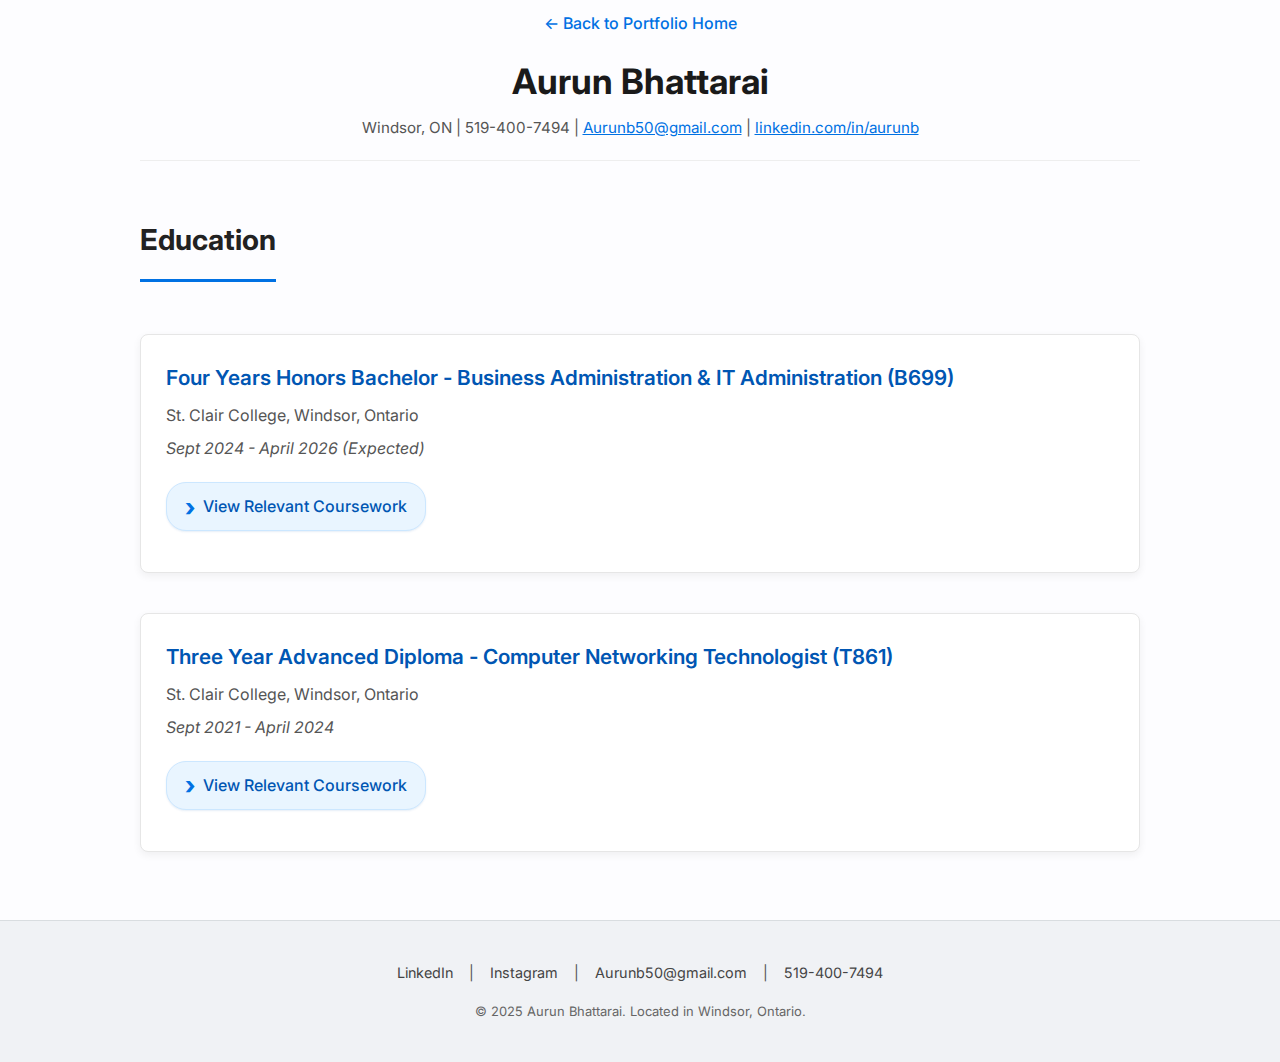
<file: education.html>
<!DOCTYPE html>
<html lang="en">
<head>
    <meta charset="UTF-8">
    <meta name="viewport" content="width=device-width, initial-scale=1.0">
    <title>Education - Aurun Bhattarai</title>
    <link rel="stylesheet" href="../css/css.css">
    <link rel="preconnect" href="https://fonts.googleapis.com">
    <link rel="preconnect" href="https://fonts.gstatic.com" crossorigin>
    <link href="https://fonts.googleapis.com/css2?family=Inter:wght@300;400;500;600;700&display=swap" rel="stylesheet">
</head>
<body>
    <main class="main-content resume-subpage">
         <div class="container">
            <div class="subpage-header">
                <a href="../index.html" class="back-to-home-link">← Back to Portfolio Home</a>
                <h1>Aurun Bhattarai</h1>
                <p class="contact-info">
                    Windsor, ON | 519-400-7494 | <a href="mailto:Aurunb50@gmail.com">Aurunb50@gmail.com</a> | <a href="https://www.linkedin.com/in/aurunb" target="_blank" rel="noopener noreferrer">linkedin.com/in/aurunb</a>
                </p>
            </div>

            <section class="resume-section" aria-labelledby="education-heading">
                <h2 id="education-heading">Education</h2>

                <div class="resume-item">
                    <h3>Four Years Honors Bachelor - Business Administration & IT Administration (B699)</h3>
                    <p class="institution">St. Clair College, Windsor, Ontario</p>
                    <p class="dates">Sept 2024 - April 2026 (Expected)</p>
                    <details class="course-details-container">
                        <summary class="course-summary">
                           <span class="summary-text">View Relevant Coursework</span>
                        </summary>
                        <div class="course-groups">
                             <p><strong>Relevant Coursework Includes:</strong></p>
                             <h4>Accounting & Finance</h4>
                             <ul>
                                <li><strong>BBIC201 - Introduction to Financial Accounting:</strong> Covers fundamental principles of financial accounting and reporting.</li>
                                <li><strong>BBIC300 - Management Accounting:</strong> Focuses on internal accounting information for management decision-making.</li>
                                <li><strong>BBIC600 - Financial Management:</strong> Explores principles of corporate finance, including investment and financing decisions.</li>
                             </ul>
                             <h4>Business Core & Strategy</h4>
                             <ul>
                                <li><strong>BBIC101 - Business: A Changing World:</strong> Introduction to the dynamic nature of modern business environments.</li>
                                <li><strong>BSIT204 - Organizational Behaviour:</strong> Studies individual and group behaviour within organizations.</li>
                                <li><strong>BBIC100 - Economics for IT Professionals:</strong> Covers economic principles relevant to the information technology sector.</li>
                                <li><strong>BASJ604 - Interdisciplinary Statistical Methods:</strong> Application of statistical methods across various disciplines.</li>
                                <li><strong>BBIC401 - Marketing in the Digital Age:</strong> Explores modern marketing strategies focusing on digital channels.</li>
                                <li><strong>BBIC503 - Professional Negotiations for Success:</strong> Develops skills and strategies for effective negotiation in professional contexts.</li>
                                 <li><strong>BBIC700 - Global Business Management:</strong> Examines management principles in an international business context.</li>
                                 <li><strong>BBIC702 - Business Process Management:</strong> Focuses on analyzing, designing, and improving business processes.</li>
                                <li><strong>BBIC602 - Integrative Business Simulation:</strong> Applies integrated business knowledge in a simulated environment.</li>
                             </ul>
                             <h4>IT Management & Operations</h4>
                             <ul>
                                 <li><strong>BBIC500 - Operations Management & ERP:</strong> Covers managing operations and the role of Enterprise Resource Planning systems.</li>
                                 <li><strong>BBIC501 - Strategic IT Management:</strong> Explores aligning IT strategy with overall business strategy and governance.</li>
                                 <li><strong>BBIC802 - IT Service Management:</strong> Focuses on frameworks (like ITIL) for managing IT services effectively.</li>
                             </ul>
                             <h4>Data Analytics & Communication</h4>
                              <ul>
                                 <li><strong>BBIC400 - Business Intelligence & Analytics:</strong> Covers using data analysis tools for business decision support.</li>
                                 <li><strong>BBIC601 - Rich Media Communications:</strong> Explores creating and utilizing various digital media formats for effective communication.</li>
                             </ul>
                              <h4>Entrepreneurship & Leadership</h4>
                             <ul>
                                  <li><strong>BBIC801 - Starting New Ventures and Managing Entrepreneurial Operations:</strong> Covers the process of initiating and managing new business ventures.</li>
                                  <li><strong>CMST803 - Leadership Foundations:</strong> Introduces fundamental principles and theories of leadership.</li>
                             </ul>
                             <h4>Foundational Skills</h4>
                             <ul>
                                <li><strong>BASJ102 - Critical Thinking and Argument Development:</strong> Develops skills in logical reasoning and constructing effective arguments.</li>
                             </ul>
                             <h4>Capstone & Internship</h4>
                             <ul>
                                <li><strong>BBIC703 - Information Communication Technology Capstone Project Phase 1:</strong> Initial phase of a major project applying ICT program knowledge.</li>
                                <li><strong>BBIC800 - Information Communication Technology Capstone Project Phase 2:</strong> Final phase involving completion and delivery of the ICT capstone project.</li>
                                <li><strong>BBIC610 - Work Integrated Learning Internship:</strong> Practical industry experience through a structured internship.</li>
                             </ul>
                        </div>
                    </details>
                </div>

                <div class="resume-item">
                    <h3>Three Year Advanced Diploma - Computer Networking Technologist (T861)</h3>
                    <p class="institution">St. Clair College, Windsor, Ontario</p>
                    <p class="dates">Sept 2021 - April 2024</p>
                    <details class="course-details-container">
                        <summary class="course-summary">
                           <span class="summary-text">View Relevant Coursework</span>
                        </summary>
                        <div class="course-groups">
                            <p><strong>Relevant Coursework Includes:</strong></p>
                            <h4>Networking Core</h4>
                            <ul>
                                <li><strong>MIT146 - Networking I</strong> Introduces core networking concepts, terminology, hardware, and basic network models (like OSI and TCP/IP).</li>
                                <li><strong>MIT246 - Networking II</strong> Builds upon Networking I, delving deeper into topics like IP addressing, subnetting, routing basics, and switching.</li>
                                <li><strong>MIT346 - Networking III</strong> Expands on networking knowledge, likely covering more advanced routing protocols, WAN technologies, and network troubleshooting.</li>
                                <li><strong>MIT446 - Networking IV</strong> Likely covers advanced networking topics, potentially including complex network design, IPv6, advanced routing/switching, or specific vendor technologies.</li>
                                <li><strong>MIT517 - Wireless Technology</strong> Covers the principles, standards (like Wi-Fi), security, and implementation of wireless networks.</li>
                            </ul>
                            <h4>System & Network Administration</h4>
                             <ul>
                                <li><strong>MIT211 - System Configuration I</strong> Focuses on installing, configuring, and managing operating systems, likely Windows client OS.</li>
                                <li><strong>MIT311 - System Configuration II</strong> Continues from System Configuration I, likely covering more advanced OS configuration, server roles (like Active Directory), and administration tasks.</li>
                                <li><strong>MIT403 - Network Administration</strong> Focuses on the practical aspects of managing and maintaining computer networks, including user management, permissions, and network services.</li>
                                <li><strong>MIT515 - Network Administration II</strong> Expands on Network Administration, covering more complex administration tasks, automation, monitoring, and potentially specific network operating systems or platforms.</li>
                            </ul>
                            <h4>Linux Administration</h4>
                            <ul>
                                <li><strong>MIT416 - Linux I</strong> Introduces the Linux operating system, covering command-line interface (CLI), file systems, basic administration, and scripting.</li>
                                <li><strong>MIT409 - Linux Server Administration</strong> Builds on Linux I, focusing on configuring and managing Linux servers, including common services like web (Apache/Nginx), DNS, DHCP, and file sharing.</li>
                            </ul>
                            <h4>Network Security</h4>
                             <ul>
                                 <li><strong>MIT420 - Network Security I</strong> Introduces fundamental concepts of network security, including threats, vulnerabilities, cryptography basics, firewalls, and security policies.</li>
                                 <li><strong>MIT520 - Network Security II</strong> Continues from Network Security I, delving into more advanced security topics like intrusion detection/prevention systems (IDPS), VPNs, wireless security, and security hardening.</li>
                             </ul>
                            <h4>Web Development & Scripting</h4>
                            <ul>
                                <li><strong>WEB110 - HTML And CSS</strong> Teaches the foundational languages for creating web pages HTML for structure and CSS for styling and layout.</li>
                                <li><strong>WEB230 - Javascript I</strong> Introduces client-side scripting using JavaScript to add interactivity and dynamic features to websites.</li>
                                <li><strong>MIT439 - PHP (Server Web Development)</strong> Teaches server-side web development using the PHP language to create dynamic websites and interact with databases.</li>
                                <li><strong>MIT153 - Introductory Programming Logic</strong> Focuses on the fundamental principles of programming, including logic, structure, and problem-solving techniques, often using pseudocode or a basic language.</li>
                            </ul>
                            <h4>Data Management & Analysis</h4>
                            <ul>
                                <li><strong>MIT123 - Intro Spreadsheets Using MS-Excel</strong> Covers the fundamentals of using Microsoft Excel for data organization, calculations, and basic analysis.</li>
                                <li><strong>MIT227 - Intro To Data Base Concepts</strong> Introduces fundamental database principles, including data modeling, relational database design, and SQL basics.</li>
                                <li><strong>MAD202 - Data Fundamentals</strong> Likely covers essential concepts related to data management, types, storage, and basic analysis techniques.</li>
                                <li><strong>MIT641 - Protocol Analysis</strong> Teaches how to capture and analyze network traffic using tools like Wireshark to understand network behavior, troubleshoot issues, and identify security events.</li>
                            </ul>
                            <h4>Support, Design & Project Management</h4>
                            <ul>
                                <li><strong>MIT502 - Help Desk Analyst</strong> Covers the skills and knowledge needed to provide technical support, including troubleshooting methodologies, customer service, and support tools.</li>
                                <li><strong>MIT642 - Introduction To Network Analysis And Design, (Network Design)</strong> Focuses on the process of analyzing network requirements and designing appropriate network solutions based on those needs.</li>
                                <li><strong>MIT600 - Project Management</strong> Introduces principles and practices of project management, including planning, execution, monitoring, and closing projects, often within an IT context.</li>
                                <li><strong>MIT602 - Technical Projects</strong> A capstone-style course where students apply their accumulated knowledge and skills to complete a significant technical project, often involving design, implementation, and documentation.</li>
                            </ul>
                            <h4>Professional & Foundational Skills</h4>
                            <ul>
                                 <li><strong>COM210 - Introduction To Technical Communication</strong> Develops skills in writing and presenting technical information clearly and effectively for various audiences.</li>
                                 <li><strong>MIT313G - Law And Ethics In The Information Age</strong> Explores legal regulations and ethical considerations relevant to IT, including privacy, intellectual property, and cybercrime.</li>
                                 <li><strong>MTH100A - Mathematics For Information Technology</strong> Covers mathematical concepts relevant to IT, such as binary numbers, logic, algebra, and potentially discrete mathematics.</li>
                            </ul>
                        </div>
                    </details>
                 </div>
            </section>
        </div>
    </main>

    <footer class="site-footer">
        <div class="container">
             <div class="footer-links">
                 <a href="https://www.linkedin.com/in/aurunb" target="_blank" rel="noopener noreferrer">LinkedIn</a> |
                 <a href="https://www.instagram.com/callmeab50/" target="_blank" rel="noopener noreferrer">Instagram</a> |
                 <a href="mailto:Aurunb50@gmail.com">Aurunb50@gmail.com</a> |
                 <span>519-400-7494</span>
             </div>
             <p class="copyright">© 2025 Aurun Bhattarai. Located in Windsor, Ontario.</p>
        </div>
    </footer>
</body>
</html>
</file>
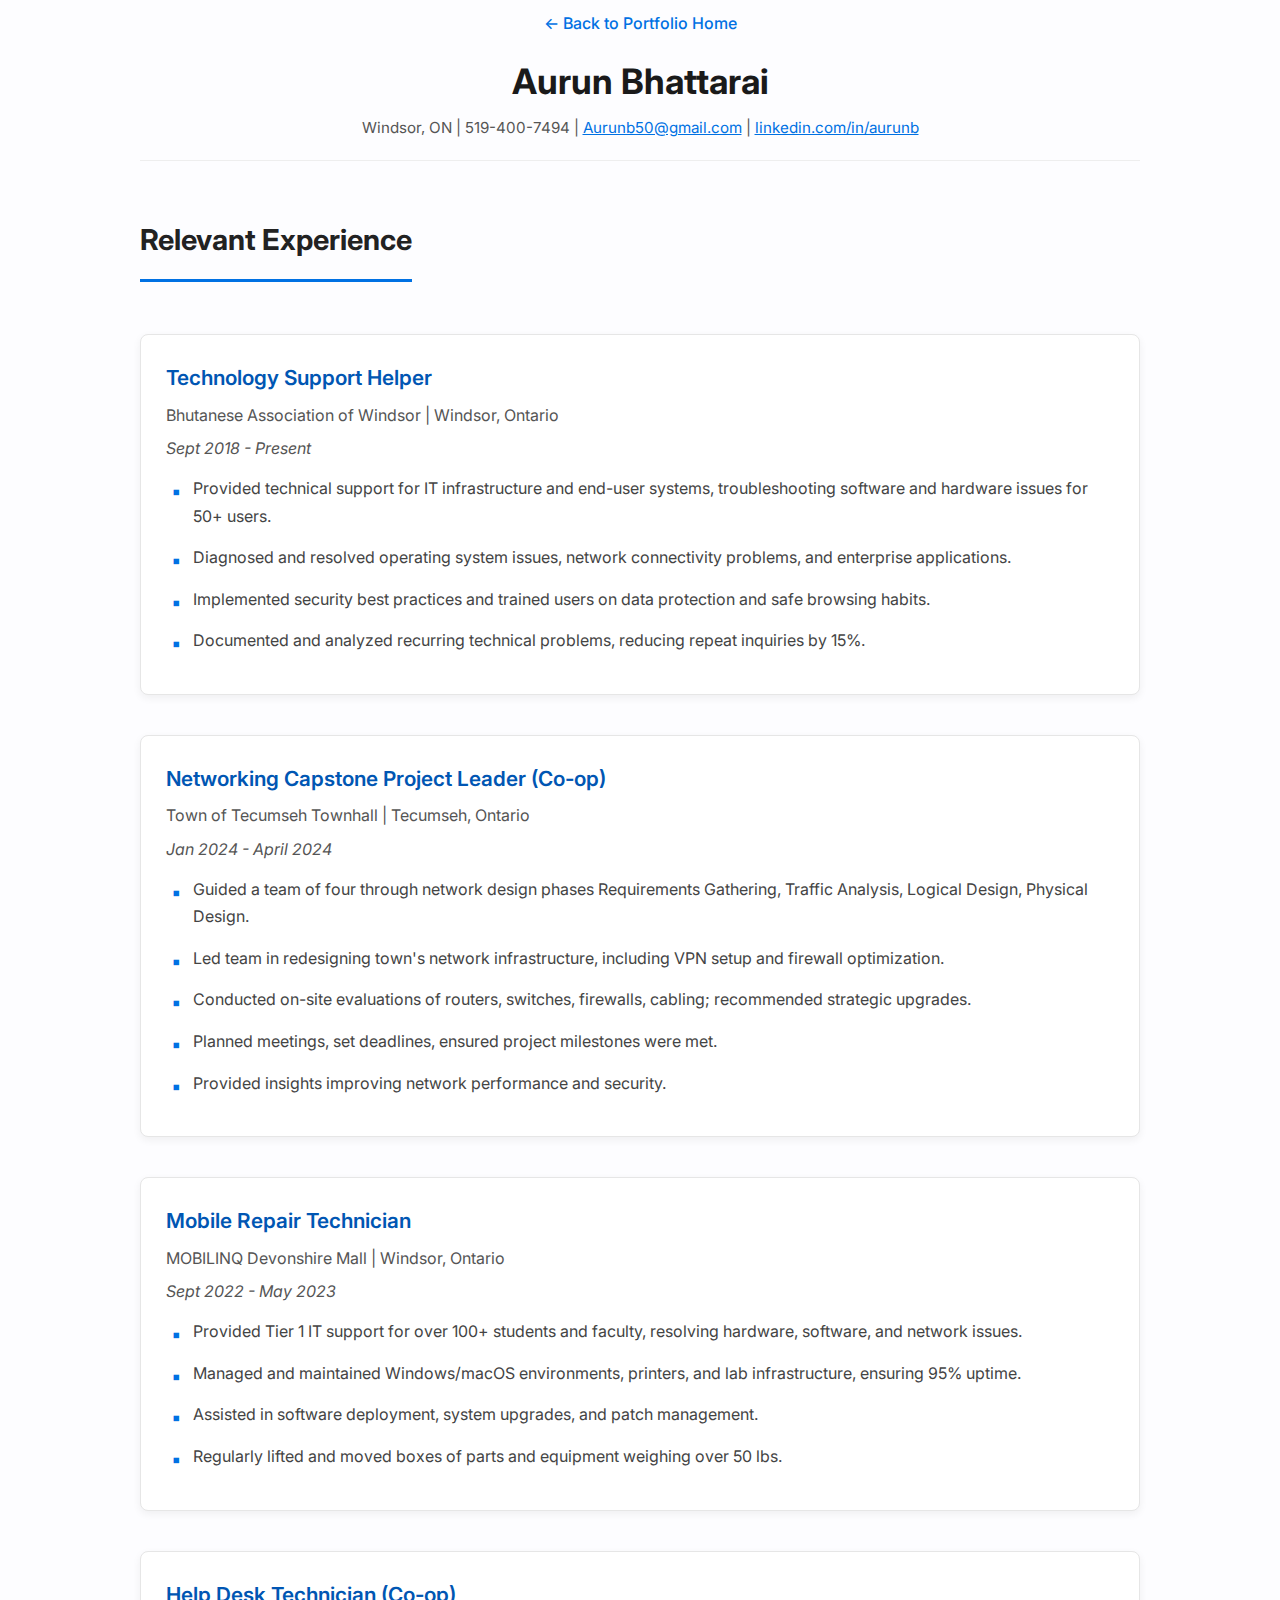
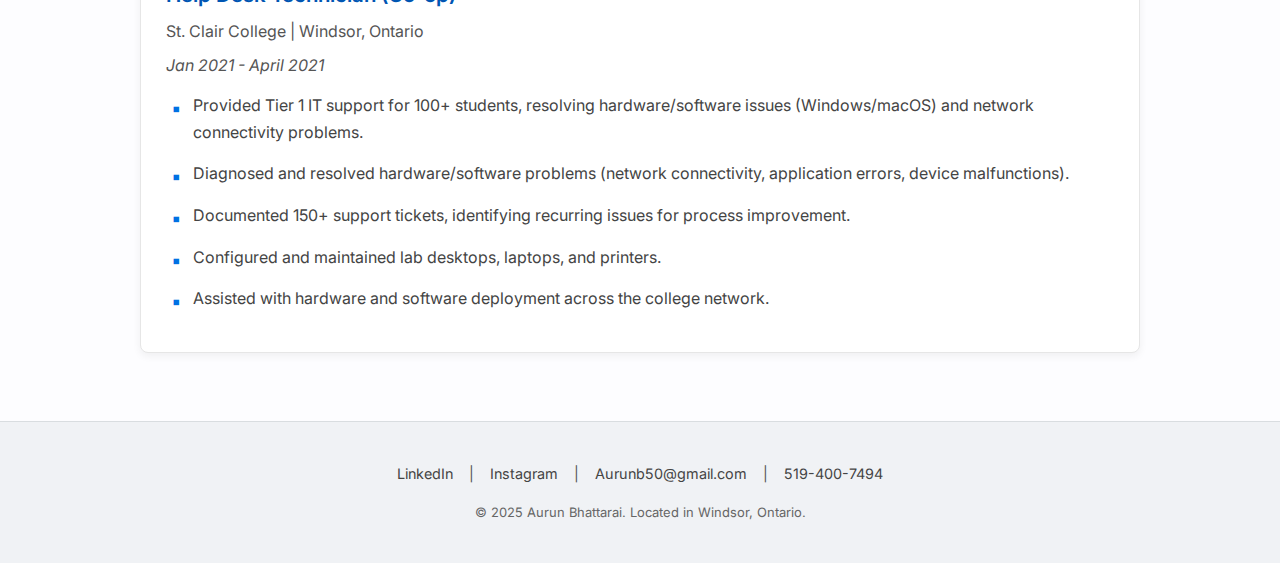
<file: experience.html>
<!DOCTYPE html>
<html lang="en">
<head>
    <meta charset="UTF-8">
    <meta name="viewport" content="width=device-width, initial-scale=1.0">
    <title>Relevant Experience - Aurun Bhattarai</title>
    <link rel="stylesheet" href="../css/css.css">
    <link rel="preconnect" href="https://fonts.googleapis.com">
    <link rel="preconnect" href="https://fonts.gstatic.com" crossorigin>
    <link href="https://fonts.googleapis.com/css2?family=Inter:wght@300;400;500;600;700&display=swap" rel="stylesheet">
</head>
<body>
    <main class="main-content resume-subpage">
        <div class="container">
            <div class="subpage-header">
                <a href="index.html" class="back-to-home-link">← Back to Portfolio Home</a>
                <h1>Aurun Bhattarai</h1>
                <p class="contact-info">
                    Windsor, ON | 519-400-7494 | <a href="mailto:Aurunb50@gmail.com">Aurunb50@gmail.com</a> | <a href="https://www.linkedin.com/in/aurunb" target="_blank" rel="noopener noreferrer">linkedin.com/in/aurunb</a>
                </p>
            </div>

            <section class="resume-section" aria-labelledby="experience-heading">
                <h2 id="experience-heading">Relevant Experience</h2>
                 <div class="resume-item">
                    <h3>Technology Support Helper</h3>
                    <p class="institution">Bhutanese Association of Windsor | Windsor, Ontario</p>
                    <p class="dates">Sept 2018 - Present</p>
                    <ul class="details-list">
                        <li>Provided technical support for IT infrastructure and end-user systems, troubleshooting software and hardware issues for 50+ users.</li>
                        <li>Diagnosed and resolved operating system issues, network connectivity problems, and enterprise applications.</li>
                        <li>Implemented security best practices and trained users on data protection and safe browsing habits.</li>
                        <li>Documented and analyzed recurring technical problems, reducing repeat inquiries by 15%.</li>
                    </ul>
                </div>
                 <div class="resume-item">
                    <h3>Networking Capstone Project Leader (Co-op)</h3>
                    <p class="institution">Town of Tecumseh Townhall | Tecumseh, Ontario</p>
                    <p class="dates">Jan 2024 - April 2024</p>
                    <ul class="details-list">
                         <li>Guided a team of four through network design phases Requirements Gathering, Traffic Analysis, Logical Design, Physical Design.</li>
                         <li>Led team in redesigning town's network infrastructure, including VPN setup and firewall optimization.</li>
                         <li>Conducted on-site evaluations of routers, switches, firewalls, cabling; recommended strategic upgrades.</li>
                         <li>Planned meetings, set deadlines, ensured project milestones were met.</li>
                         <li>Provided insights improving network performance and security.</li>
                     </ul>
                </div>
                <div class="resume-item">
                    <h3>Mobile Repair Technician</h3>
                    <p class="institution">MOBILINQ Devonshire Mall | Windsor, Ontario</p>
                    <p class="dates">Sept 2022 - May 2023</p> <ul class="details-list">
                         <li>Provided Tier 1 IT support for over 100+ students and faculty, resolving hardware, software, and network issues.</li>
                         <li>Managed and maintained Windows/macOS environments, printers, and lab infrastructure, ensuring 95% uptime.</li>
                         <li>Assisted in software deployment, system upgrades, and patch management.</li>
                         <li>Regularly lifted and moved boxes of parts and equipment weighing over 50 lbs.</li>
                     </ul>
                </div>
                 <div class="resume-item">
                    <h3>Help Desk Technician (Co-op)</h3>
                    <p class="institution">St. Clair College | Windsor, Ontario</p>
                    <p class="dates">Jan 2021 - April 2021</p>
                    <ul class="details-list">
                         <li>Provided Tier 1 IT support for 100+ students, resolving hardware/software issues (Windows/macOS) and network connectivity problems.</li>
                         <li>Diagnosed and resolved hardware/software problems (network connectivity, application errors, device malfunctions).</li>
                         <li>Documented 150+ support tickets, identifying recurring issues for process improvement.</li>
                         <li>Configured and maintained lab desktops, laptops, and printers.</li>
                         <li>Assisted with hardware and software deployment across the college network.</li>
                     </ul>
                </div>
            </section>
        </div>
    </main>

    <footer class="site-footer">
        <div class="container">
             <div class="footer-links">
                 <a href="https://www.linkedin.com/in/aurunb" target="_blank" rel="noopener noreferrer">LinkedIn</a> |
                 <a href="https://www.instagram.com/callmeab50/" target="_blank" rel="noopener noreferrer">Instagram</a> |
                 <a href="mailto:Aurunb50@gmail.com">Aurunb50@gmail.com</a> |
                 <span>519-400-7494</span>
             </div>
             <p class="copyright">© 2025 Aurun Bhattarai. Located in Windsor, Ontario.</p>
        </div>
    </footer>
</body>
</html>
</file>
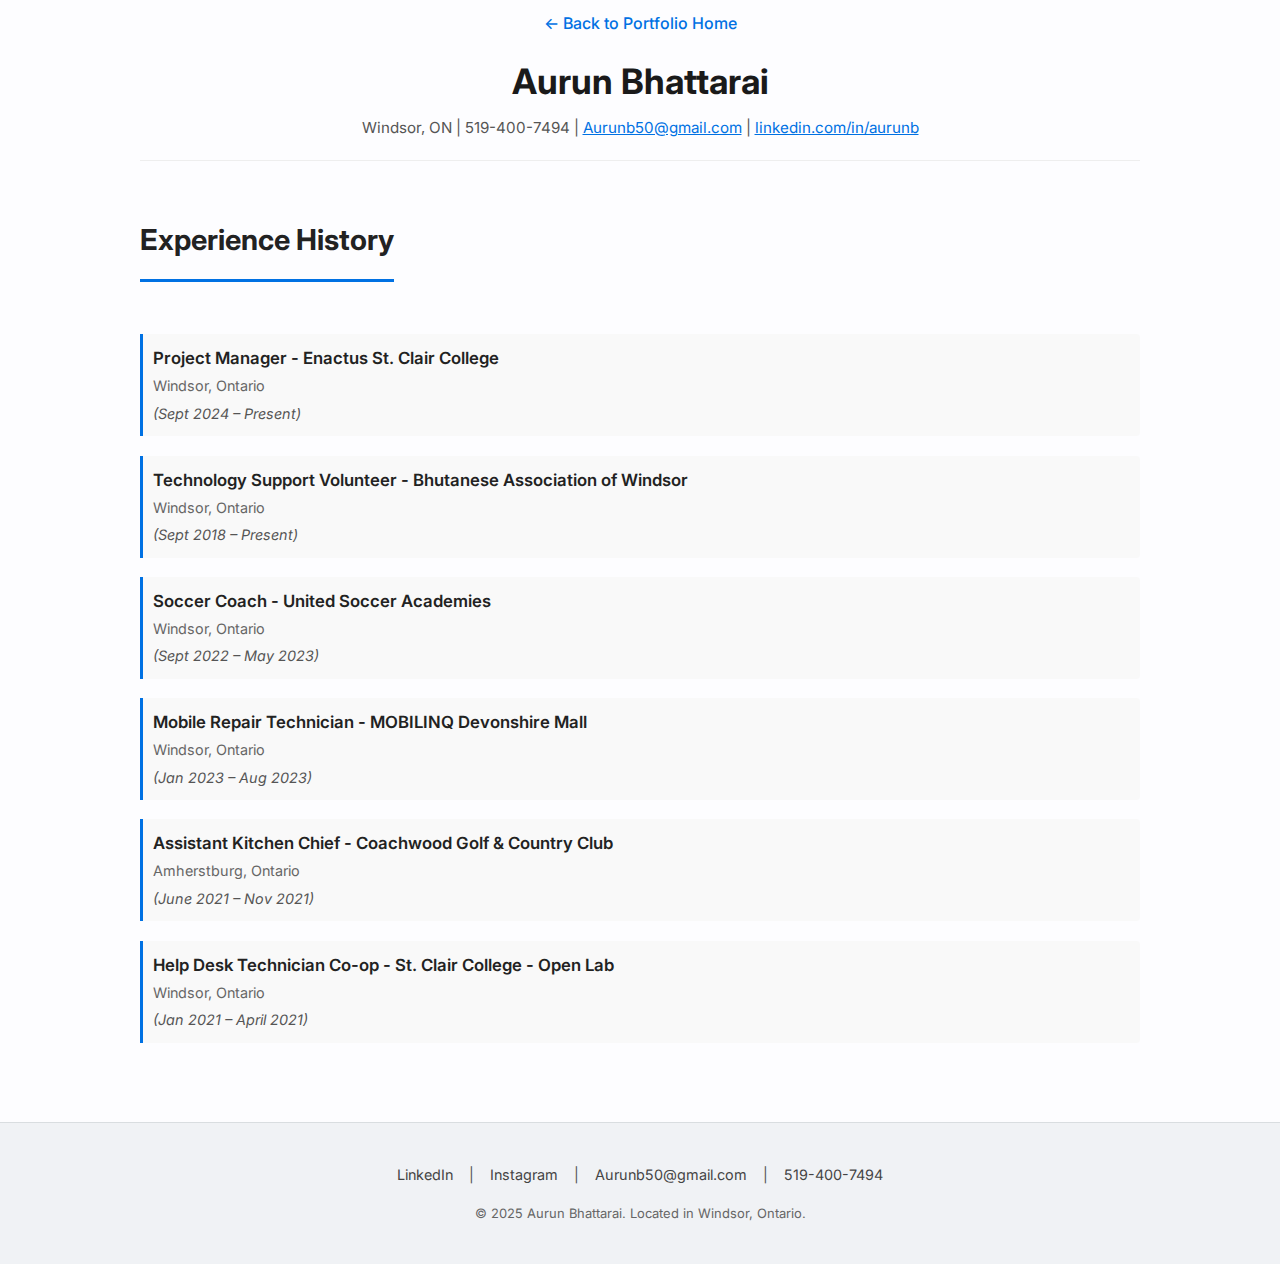
<file: history.html>
<!DOCTYPE html>
<html lang="en">
<head>
    <meta charset="UTF-8">
    <meta name="viewport" content="width=device-width, initial-scale=1.0">
    <title>Experience History - Aurun Bhattarai</title>
    <link rel="stylesheet" href="../css/css.css">
    <link rel="preconnect" href="https://fonts.googleapis.com">
    <link rel="preconnect" href="https://fonts.gstatic.com" crossorigin>
    <link href="https://fonts.googleapis.com/css2?family=Inter:wght@300;400;500;600;700&display=swap" rel="stylesheet">
</head>
<body>
    <main class="main-content resume-subpage">
        <div class="container">
            <div class="subpage-header">
                <a href="index.html" class="back-to-home-link">← Back to Portfolio Home</a>
                <h1>Aurun Bhattarai</h1>
                <p class="contact-info">
                    Windsor, ON | 519-400-7494 | <a href="mailto:Aurunb50@gmail.com">Aurunb50@gmail.com</a> | <a href="https://www.linkedin.com/in/aurunb" target="_blank" rel="noopener noreferrer">linkedin.com/in/aurunb</a>
                </p>
            </div>

             <section class="resume-section" aria-labelledby="history-heading">
                <h2 id="history-heading">Experience History</h2>
                <ul class="history-list">
                    <li>
                        <span class="history-job">Project Manager - Enactus St. Clair College</span>
                        <span class="history-location">Windsor, Ontario</span>
                        <span class="history-date">(Sept 2024 – Present)</span>
                    </li>
                    <li>
                        <span class="history-job">Technology Support Volunteer - Bhutanese Association of Windsor</span>
                        <span class="history-location">Windsor, Ontario</span>
                        <span class="history-date">(Sept 2018 – Present)</span>
                    </li>
                    <li>
                        <span class="history-job">Soccer Coach - United Soccer Academies</span>
                         <span class="history-location">Windsor, Ontario</span>
                         <span class="history-date">(Sept 2022 – May 2023)</span>
                    </li>
                    <li>
                        <span class="history-job">Mobile Repair Technician - MOBILINQ Devonshire Mall</span>
                        <span class="history-location">Windsor, Ontario</span>
                        <span class="history-date">(Jan 2023 – Aug 2023)</span>
                    </li>
                    <li>
                        <span class="history-job">Assistant Kitchen Chief - Coachwood Golf & Country Club</span>
                        <span class="history-location">Amherstburg, Ontario</span>
                        <span class="history-date">(June 2021 – Nov 2021)</span>
                    </li>
                    <li>
                        <span class="history-job">Help Desk Technician Co-op - St. Clair College - Open Lab</span>
                        <span class="history-location">Windsor, Ontario</span>
                        <span class="history-date">(Jan 2021 – April 2021)</span>
                    </li>
                </ul>
            </section>
        </div>
    </main>

    <footer class="site-footer">
        <div class="container">
             <div class="footer-links">
                 <a href="https://www.linkedin.com/in/aurunb" target="_blank" rel="noopener noreferrer">LinkedIn</a> |
                 <a href="https://www.instagram.com/callmeab50/" target="_blank" rel="noopener noreferrer">Instagram</a> |
                 <a href="mailto:Aurunb50@gmail.com">Aurunb50@gmail.com</a> |
                 <span>519-400-7494</span>
             </div>
             <p class="copyright">© 2025 Aurun Bhattarai. Located in Windsor, Ontario.</p>
        </div>
    </footer>
</body>
</html>
</file>
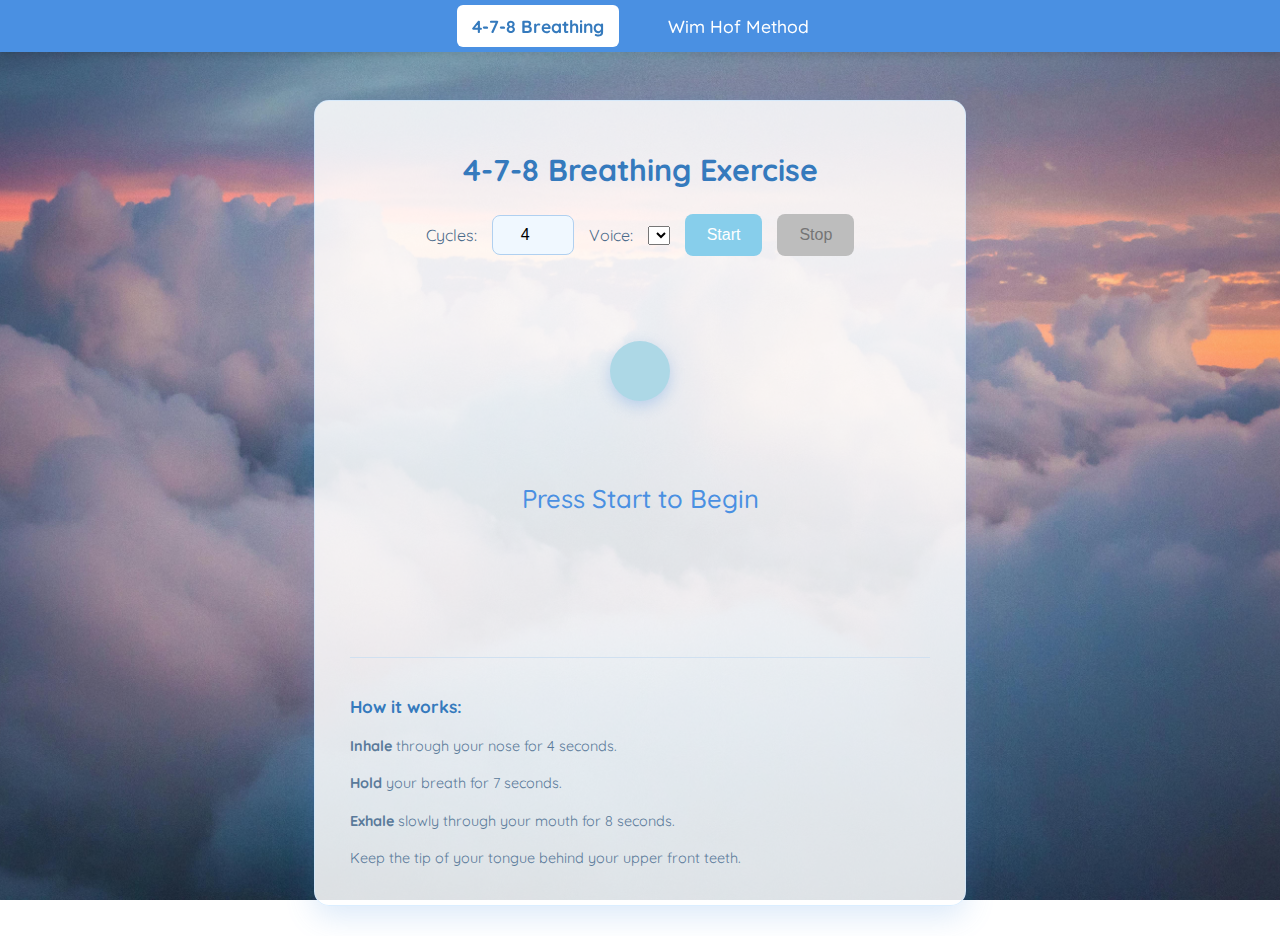
<file: index_meditation_478.html.html>
<!DOCTYPE html>
<html lang="en">
<head>
    <meta charset="UTF-8">
    <meta name="viewport" content="width=device-width, initial-scale=1.0">
    <title>4-7-8 Breathing Animator</title>
    <link rel="stylesheet" href="global_styles.css">
    <link rel="preconnect" href="https://fonts.googleapis.com">
    <link rel="preconnect" href="https://fonts.gstatic.com" crossorigin>
    <link href="https://fonts.googleapis.com/css2?family=Quicksand:wght@400;500;700&display=swap" rel="stylesheet">
</head>
<body class="page-478"> 
    <header class="site-header">
        <nav>
            <a href="index.html" class="active">4-7-8 Breathing</a>
            <a href="index_whm.html">Wim Hof Method</a>
        </nav>
    </header>

    <div class="app-container">
        <h1>4-7-8 Breathing Exercise</h1>

        <div class="controls">
            <label for="cycles">Cycles:</label>
            <input type="number" id="cycles" value="4" min="1" max="10">
            <label for="voiceSelect">Voice:</label>
            <select id="voiceSelect"></select>
            <button id="startButton">Start</button>
            <button id="stopButton" disabled>Stop</button>
        </div>

        <div class="visualizer">
            <div class="bubble-container">
                <div class="bubble"></div>
            </div>
            <p id="instructionText">Press Start to Begin</p>
            <p id="timerText"></p>
            <p id="cyclesRemainingText"></p>
        </div>

        <div class="instructions-how-to">
            <h2>How it works:</h2>
            <p><strong>Inhale</strong> through your nose for 4 seconds.</p>
            <p><strong>Hold</strong> your breath for 7 seconds.</p>
            <p><strong>Exhale</strong> slowly through your mouth for 8 seconds.</p>
            <p>Keep the tip of your tongue behind your upper front teeth.</p>
        </div>
    </div>

    <script src="script.js"></script>
</body>
</html>
</file>
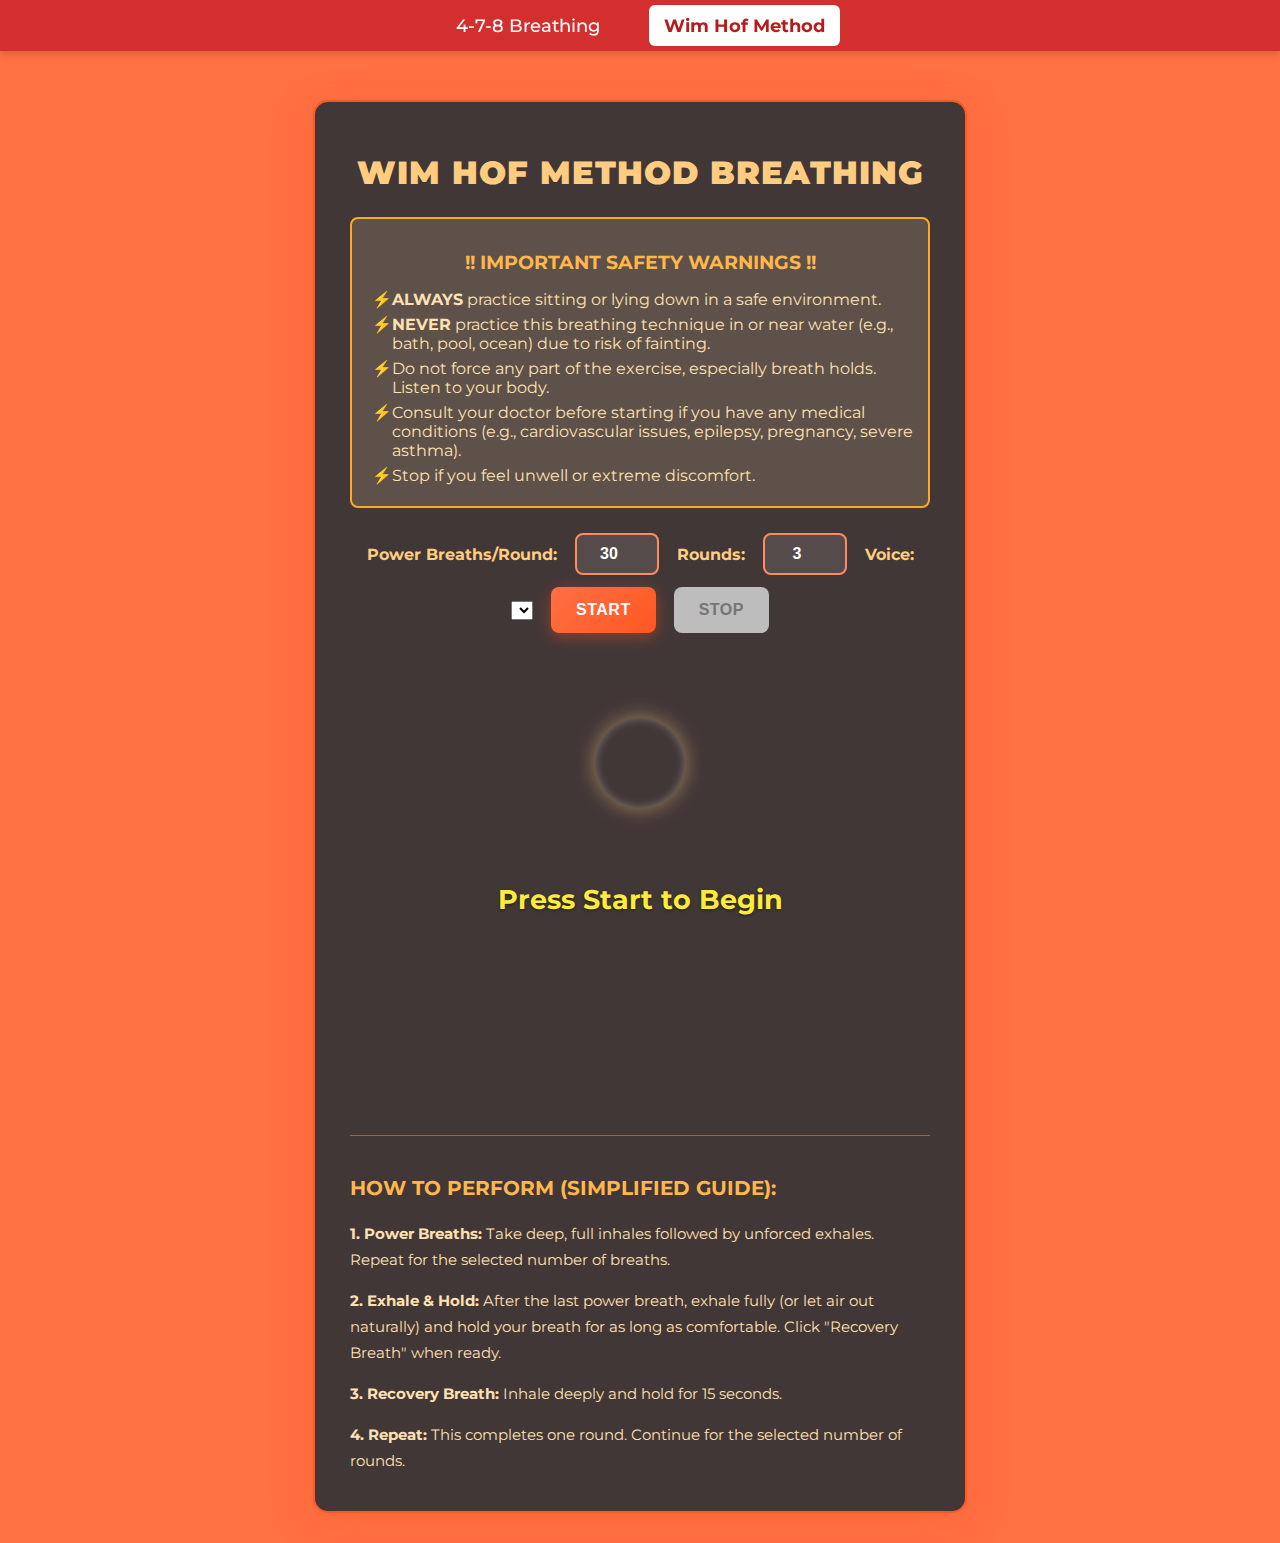
<file: index_whm.html>
<!DOCTYPE html>
<html lang="en">
<head>
    <meta charset="UTF-8">
    <meta name="viewport" content="width=device-width, initial-scale=1.0">
    <title>Wim Hof Breathing Animator</title>
    <link rel="stylesheet" href="global_styles.css">
    <link rel="preconnect" href="https://fonts.googleapis.com">
    <link rel="preconnect" href="https://fonts.gstatic.com" crossorigin>
    <link href="https://fonts.googleapis.com/css2?family=Montserrat:wght@400;700;900&display=swap" rel="stylesheet">
</head>
<body class="page-whm">

    <header class="site-header">
        <nav>
            <a href="index.html">4-7-8 Breathing</a>
            <a href="index_whm.html" class="active">Wim Hof Method</a>
        </nav>
    </header>

    <div class="app-container whm">
        <h1>Wim Hof Method Breathing</h1>

        <div class="safety-warning">
            <p><strong>!! IMPORTANT SAFETY WARNINGS !!</strong></p>
            <ul>
                <li><strong>ALWAYS</strong> practice sitting or lying down in a safe environment.</li>
                <li><strong>NEVER</strong> practice this breathing technique in or near water (e.g., bath, pool, ocean) due to risk of fainting.</li>
                <li>Do not force any part of the exercise, especially breath holds. Listen to your body.</li>
                <li>Consult your doctor before starting if you have any medical conditions (e.g., cardiovascular issues, epilepsy, pregnancy, severe asthma).</li>
                <li>Stop if you feel unwell or extreme discomfort.</li>
            </ul>
        </div>

        <div class="controls">
            <label for="powerBreaths">Power Breaths/Round:</label>
            <input type="number" id="powerBreaths" value="30" min="10" max="60">
            <label for="rounds">Rounds:</label>
            <input type="number" id="rounds" value="3" min="1" max="5">
            <label for="voiceSelectWhm">Voice:</label>
            <select id="voiceSelectWhm"></select>
            <button id="startButtonWimHof">Start</button>
            <button id="stopButtonWimHof" disabled>Stop</button>
        </div>

        <div class="visualizer">
            <div class="bubble-container-whm">
                <div class="bubble-whm"></div>
            </div>
            <p id="instructionTextWimHof">Press Start to Begin</p>
            <p id="breathCountTextWimHof"></p>
            <p id="timerTextWimHof"></p>
            <p id="roundTextWimHof"></p>
            <button id="endRetentionButton" style="display:none;">Recovery Breath</button>
        </div>

        <div class="instructions-how-to-whm">
            <h2>How to Perform (Simplified Guide):</h2>
            <p><strong>1. Power Breaths:</strong> Take deep, full inhales followed by unforced exhales. Repeat for the selected number of breaths.</p>
            <p><strong>2. Exhale & Hold:</strong> After the last power breath, exhale fully (or let air out naturally) and hold your breath for as long as comfortable. Click "Recovery Breath" when ready.</p>
            <p><strong>3. Recovery Breath:</strong> Inhale deeply and hold for 15 seconds.</p>
            <p><strong>4. Repeat:</strong> This completes one round. Continue for the selected number of rounds.</p>
        </div>
    </div>

    <script src="script_whm.js"></script>
</body>
</html>
</file>
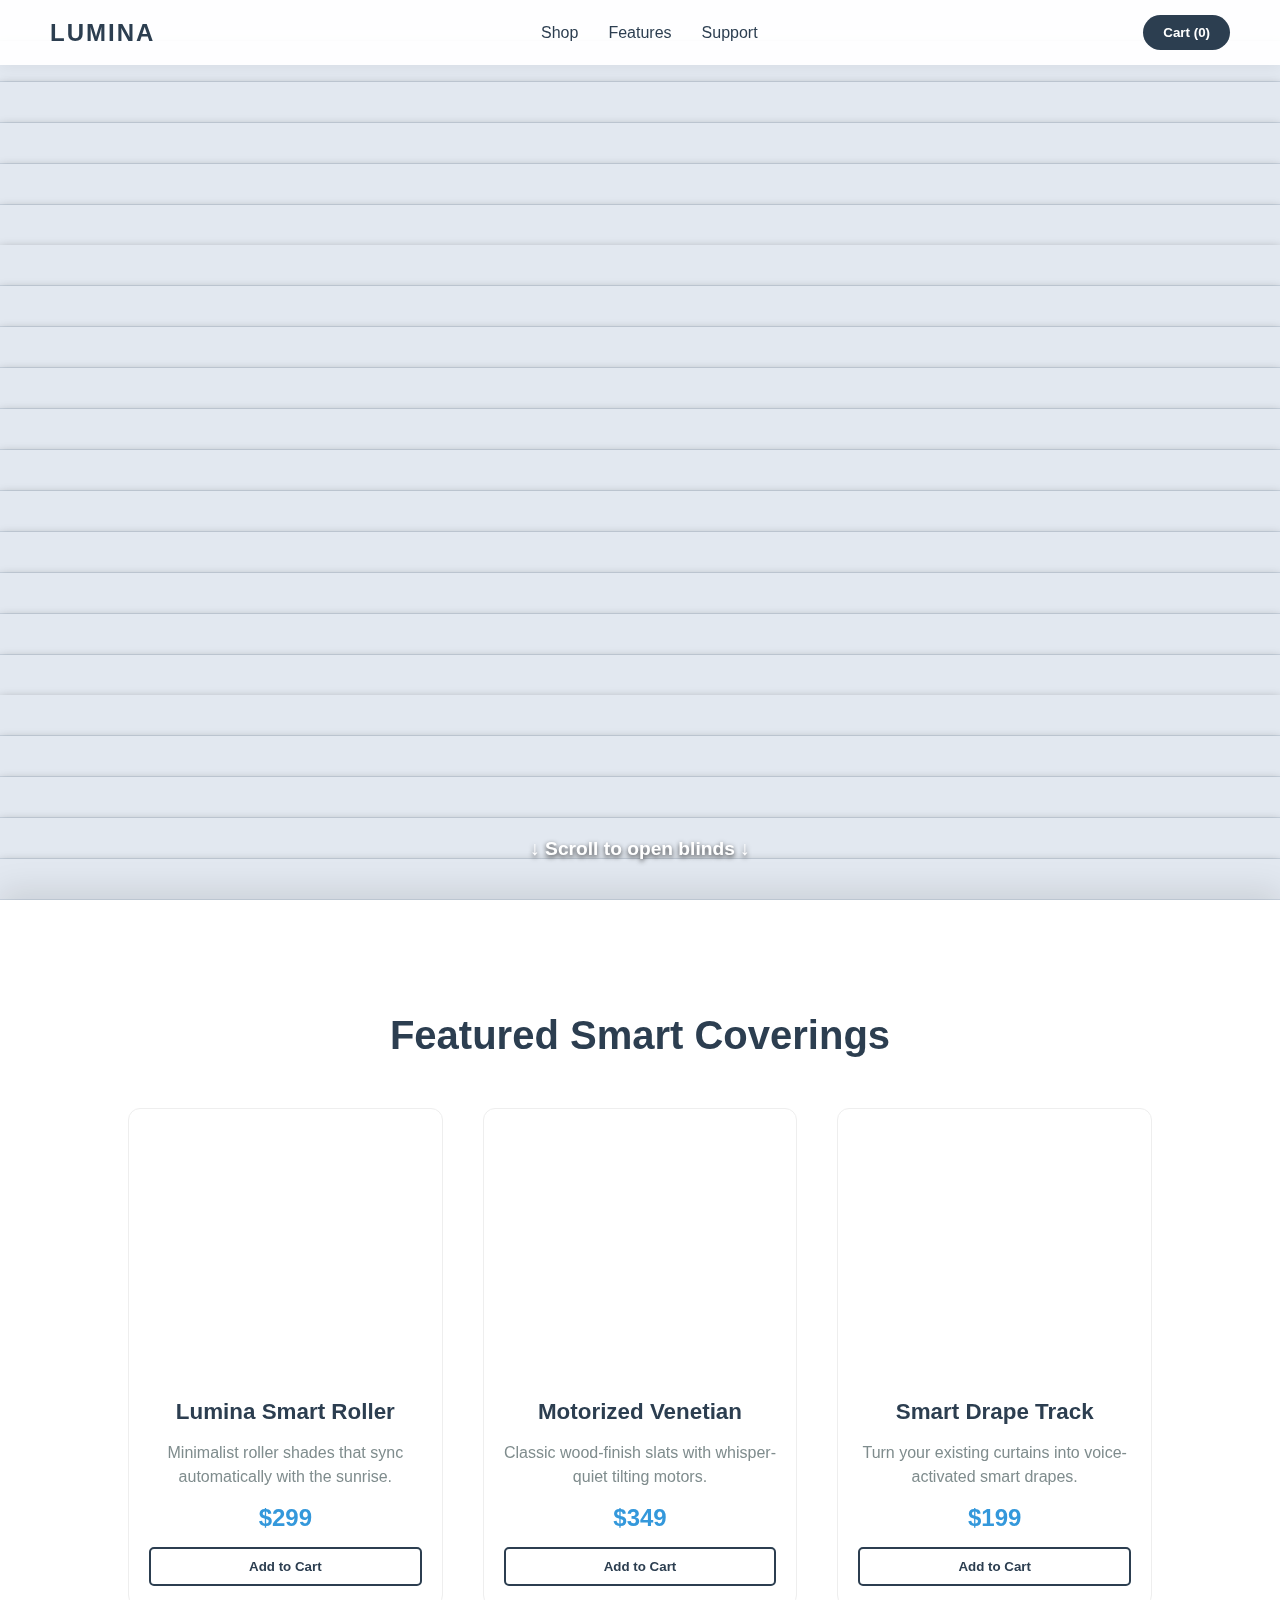
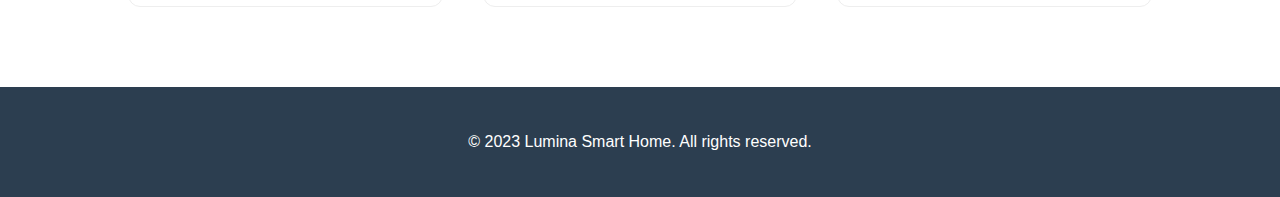
<file: lumina.html>
<!DOCTYPE html>
<html lang="en">
<head>
    <meta charset="UTF-8">
    <meta name="viewport" content="width=device-width, initial-scale=1.0">
    <title>Lumina | Smart Window Coverings</title>
    <style>
        /* Base Styles & Reset */
        :root {
            --primary-color: #2c3e50;
            --accent-color: #3498db;
            --slat-color: #e2e8f0;
        }

        body, html {
            margin: 0;
            padding: 0;
            font-family: 'Segoe UI', Tahoma, Geneva, Verdana, sans-serif;
            background-color: #f8f9fa;
            overflow-x: hidden;
        }

        /* Header / Navigation */
        header {
            position: fixed;
            top: 0;
            width: 100%;
            background: rgba(255, 255, 255, 0.95);
            z-index: 100;
            display: flex;
            justify-content: space-between;
            align-items: center;
            padding: 15px 50px;
            box-sizing: border-box;
            box-shadow: 0 2px 15px rgba(0,0,0,0.05);
        }

        .logo {
            font-size: 24px;
            font-weight: 800;
            color: var(--primary-color);
            letter-spacing: 2px;
            text-transform: uppercase;
        }

        nav ul {
            list-style: none;
            display: flex;
            gap: 30px;
            margin: 0;
            padding: 0;
        }

        nav a {
            text-decoration: none;
            color: var(--primary-color);
            font-weight: 500;
            transition: color 0.3s;
        }

        nav a:hover {
            color: var(--accent-color);
        }

        .cart-btn {
            background: var(--primary-color);
            color: white;
            border: none;
            padding: 10px 20px;
            border-radius: 25px;
            cursor: pointer;
            font-weight: bold;
            transition: background 0.3s;
        }

        .cart-btn:hover {
            background: var(--accent-color);
        }

        /* Fixed Hero Section (The Window) */
        .hero {
            position: fixed;
            top: 0;
            left: 0;
            width: 100%;
            height: 100vh;
            z-index: 1;
            /* A beautiful sunlit room behind the blinds */
            background: url('https://images.unsplash.com/photo-1600585154340-be6161a56a0c?auto=format&fit=crop&w=1920&q=80') center/cover no-repeat;
            display: flex;
            align-items: center;
            justify-content: center;
            flex-direction: column;
        }

        .hero h1 {
            color: white;
            font-size: 5rem;
            text-shadow: 0 4px 20px rgba(0,0,0,0.6);
            z-index: 2;
            margin-bottom: 10px;
            text-align: center;
        }

        .hero p {
            color: white;
            font-size: 1.5rem;
            text-shadow: 0 2px 10px rgba(0,0,0,0.6);
            z-index: 2;
        }

        .scroll-indicator {
            position: absolute;
            bottom: 40px;
            z-index: 4;
            color: white;
            font-size: 1.2rem;
            font-weight: bold;
            text-shadow: 0 2px 5px rgba(0,0,0,0.8);
            animation: bounce 2s infinite;
        }

        @keyframes bounce {
            0%, 20%, 50%, 80%, 100% { transform: translateY(0); }
            40% { transform: translateY(-15px); }
            60% { transform: translateY(-7px); }
        }

        /* The Blinds Container */
        .blinds-container {
            position: absolute;
            top: 0;
            left: 0;
            width: 100%;
            height: 100vh;
            z-index: 3;
            display: flex;
            flex-direction: column;
            pointer-events: none; /* Let clicks pass through */
            perspective: 1200px; /* Gives 3D depth to the opening slats */
        }

        .slat {
            width: 100%;
            background: var(--slat-color);
            border-bottom: 1px solid #cbd5e1;
            transform-origin: top;
            box-shadow: 0 4px 10px rgba(0,0,0,0.4);
            will-change: transform;
        }

        /* E-Commerce Content Section */
        .content {
            position: relative;
            z-index: 10;
            /* Pushes the content down exactly 1 screen height so the user scrolls to reveal the hero first */
            margin-top: 100vh;
            background: #ffffff;
            padding: 80px 10%;
            text-align: center;
            box-shadow: 0 -10px 30px rgba(0,0,0,0.1);
        }

        .section-title {
            font-size: 2.5rem;
            color: var(--primary-color);
            margin-bottom: 50px;
        }

        /* Product Grid */
        .product-grid {
            display: grid;
            grid-template-columns: repeat(auto-fit, minmax(300px, 1fr));
            gap: 40px;
        }

        .product-card {
            border: 1px solid #eee;
            border-radius: 12px;
            padding: 20px;
            background: white;
            transition: transform 0.3s, box-shadow 0.3s;
        }

        .product-card:hover {
            transform: translateY(-10px);
            box-shadow: 0 15px 30px rgba(0,0,0,0.1);
        }

        .product-image {
            height: 250px;
            border-radius: 8px;
            margin-bottom: 20px;
            background-size: cover;
            background-position: center;
        }

        .product-info h3 {
            margin: 0 0 10px 0;
            color: var(--primary-color);
            font-size: 1.4rem;
        }

        .product-info p {
            color: #7f8c8d;
            margin-bottom: 15px;
            line-height: 1.5;
        }

        .price {
            font-size: 1.5rem;
            font-weight: bold;
            color: var(--accent-color);
            margin-bottom: 15px;
            display: block;
        }

        .buy-btn {
            background: transparent;
            color: var(--primary-color);
            border: 2px solid var(--primary-color);
            padding: 10px 20px;
            border-radius: 5px;
            cursor: pointer;
            font-weight: bold;
            width: 100%;
            transition: all 0.3s;
        }

        .product-card:hover .buy-btn {
            background: var(--primary-color);
            color: white;
        }

        footer {
            background: var(--primary-color);
            color: white;
            text-align: center;
            padding: 30px;
            position: relative;
            z-index: 10;
        }
    </style>
</head>
<body>

    <!-- Header -->
    <header>
        <div class="logo">Lumina</div>
        <nav>
            <ul>
                <li><a href="#">Shop</a></li>
                <li><a href="#">Features</a></li>
                <li><a href="#">Support</a></li>
            </ul>
        </nav>
        <button class="cart-btn">Cart (0)</button>
    </header>

    <!-- Fixed Hero Section with Blinds Effect -->
    <section class="hero">
        <h1>Automate the Sun.</h1>
        <p>Smart blinds and curtains for the modern home.</p>
        <div class="scroll-indicator">↓ Scroll to open blinds ↓</div>

        <!-- Blinds overlay -->
        <div class="blinds-container" id="blindsContainer">
            <!-- Slats will be injected here by JS -->
        </div>
    </section>

    <!-- Shop Content Section -->
    <section class="content">
        <h2 class="section-title">Featured Smart Coverings</h2>

        <div class="product-grid">
            <!-- Product 1 -->
            <div class="product-card">
                <div class="product-image" style="background-image: url('https://images.unsplash.com/photo-1588667523902-613bfb32832c?auto=format&fit=crop&w=600&q=80');"></div>
                <div class="product-info">
                    <h3>Lumina Smart Roller</h3>
                    <p>Minimalist roller shades that sync automatically with the sunrise.</p>
                    <span class="price">$299</span>
                    <button class="buy-btn">Add to Cart</button>
                </div>
            </div>

            <!-- Product 2 -->
            <div class="product-card">
                <div class="product-image" style="background-image: url('https://images.unsplash.com/photo-1522771731478-44fb10e9bb1a?auto=format&fit=crop&w=600&q=80');"></div>
                <div class="product-info">
                    <h3>Motorized Venetian</h3>
                    <p>Classic wood-finish slats with whisper-quiet tilting motors.</p>
                    <span class="price">$349</span>
                    <button class="buy-btn">Add to Cart</button>
                </div>
            </div>

            <!-- Product 3 -->
            <div class="product-card">
                <div class="product-image" style="background-image: url('https://images.unsplash.com/photo-1513694203232-719a280e022f?auto=format&fit=crop&w=600&q=80');"></div>
                <div class="product-info">
                    <h3>Smart Drape Track</h3>
                    <p>Turn your existing curtains into voice-activated smart drapes.</p>
                    <span class="price">$199</span>
                    <button class="buy-btn">Add to Cart</button>
                </div>
            </div>
        </div>
    </section>

    <footer>
        <p>&copy; 2023 Lumina Smart Home. All rights reserved.</p>
    </footer>

    <script>
        // --- Smart Blind Animation Logic ---

        const blindsContainer = document.getElementById('blindsContainer');
        const numSlats = 22; // Number of blind slats
        const slatHeight = 100 / numSlats; // Height percentage of each slat

        // 1. Generate the slats dynamically
        for(let i = 0; i < numSlats; i++) {
            const slat = document.createElement('div');
            slat.className = 'slat';
            slat.style.height = `${slatHeight}vh`;
            blindsContainer.appendChild(slat);
        }

        const slats = document.querySelectorAll('.slat');
        const scrollIndicator = document.querySelector('.scroll-indicator');

        // 2. Listen to scroll events to rotate the blinds
        window.addEventListener('scroll', () => {
            const scrollY = window.scrollY;

            // We want the blinds to be fully open after scrolling 60% of the window height
            const triggerHeight = window.innerHeight * 0.6;

            // Calculate a progress ratio between 0 (closed) and 1 (fully open)
            let progress = Math.min(scrollY / triggerHeight, 1);

            // Hide the scroll text once user starts scrolling
            scrollIndicator.style.opacity = 1 - (progress * 2);

            // Rotate slats based on scroll progress (0 to 85 degrees)
            const angle = progress * 85;

            slats.forEach(slat => {
                // Apply rotation to open the blind
                slat.style.transform = `rotateX(${angle}deg)`;

                // Adjust shadow and color to make the 3D effect look realistic
                const opacity = 1 - (progress * 0.4);
                slat.style.background = `rgba(226, 232, 240, ${opacity})`;
                slat.style.boxShadow = `0 ${4 - progress*4}px ${10 - progress*10}px rgba(0,0,0,${0.4 - progress*0.4})`;
            });
        });
    </script>
</body>
</html>
</file>
<file: css/style.css>
/* ============================================
   AURUN BHATTARAI — IT PORTFOLIO
   Dark terminal-inspired technical aesthetic
   ============================================ */

@import url('https://fonts.googleapis.com/css2?family=JetBrains+Mono:wght@300;400;500;600;700&family=Space+Grotesk:wght@300;400;500;600;700&family=DM+Sans:wght@300;400;500;600;700&display=swap');

:root {
  /* Core palette — dark ops */
  --bg-primary: #0a0e17;
  --bg-secondary: #0f1520;
  --bg-card: #131a27;
  --bg-card-hover: #182032;
  --bg-surface: #1a2235;

  /* Accent — electric cyan + warm amber */
  --accent: #22d3ee;
  --accent-glow: rgba(34, 211, 238, 0.15);
  --accent-dim: #0e7490;
  --accent-warm: #f59e0b;
  --accent-green: #34d399;
  --accent-red: #f87171;

  /* Text */
  --text-primary: #e2e8f0;
  --text-secondary: #94a3b8;
  --text-muted: #64748b;
  --text-bright: #f1f5f9;

  /* Borders & surfaces */
  --border: #1e293b;
  --border-hover: #334155;
  --border-accent: rgba(34, 211, 238, 0.3);

  /* Shadows */
  --shadow-sm: 0 1px 3px rgba(0,0,0,0.4);
  --shadow-md: 0 4px 12px rgba(0,0,0,0.5);
  --shadow-lg: 0 12px 40px rgba(0,0,0,0.6);
  --shadow-glow: 0 0 30px rgba(34, 211, 238, 0.08);

  /* Type scale */
  --font-mono: 'JetBrains Mono', 'Fira Code', monospace;
  --font-display: 'Space Grotesk', sans-serif;
  --font-body: 'DM Sans', system-ui, sans-serif;

  /* Spacing */
  --section-pad: 100px;
  --container-max: 1140px;

  /* Animation */
  --ease-out: cubic-bezier(0.16, 1, 0.3, 1);
  --ease-spring: cubic-bezier(0.34, 1.56, 0.64, 1);
}

/* ===== RESET & BASE ===== */
*, *::before, *::after { box-sizing: border-box; margin: 0; padding: 0; }

html { scroll-behavior: smooth; }

body {
  font-family: var(--font-body);
  background: var(--bg-primary);
  color: var(--text-primary);
  line-height: 1.7;
  -webkit-font-smoothing: antialiased;
  overflow-x: hidden;
}

::selection {
  background: rgba(34, 211, 238, 0.3);
  color: var(--text-bright);
}

a {
  color: var(--accent);
  text-decoration: none;
  transition: color 0.2s ease;
}
a:hover { color: var(--text-bright); }

img { max-width: 100%; height: auto; display: block; }

.container {
  width: 90%;
  max-width: var(--container-max);
  margin: 0 auto;
}

/* ===== NAVIGATION ===== */
.site-header {
  position: fixed;
  top: 0;
  left: 0;
  right: 0;
  z-index: 1000;
  background: rgba(10, 14, 23, 0.85);
  backdrop-filter: blur(20px) saturate(180%);
  -webkit-backdrop-filter: blur(20px) saturate(180%);
  border-bottom: 1px solid var(--border);
  transition: all 0.3s ease;
}

.site-header.scrolled {
  background: rgba(10, 14, 23, 0.95);
  border-bottom-color: var(--border-hover);
}

.nav-inner {
  display: flex;
  justify-content: space-between;
  align-items: center;
  padding: 16px 0;
}

.nav-logo {
  font-family: var(--font-mono);
  font-size: 1.1rem;
  font-weight: 600;
  color: var(--text-bright);
  letter-spacing: -0.02em;
}
.nav-logo .accent { color: var(--accent); }

.nav-links {
  list-style: none;
  display: flex;
  gap: 8px;
  align-items: center;
}

.nav-links a {
  font-family: var(--font-mono);
  font-size: 0.85rem;
  font-weight: 400;
  color: var(--text-secondary);
  padding: 8px 16px;
  border-radius: 6px;
  transition: all 0.2s ease;
  position: relative;
}

.nav-links a:hover,
.nav-links a.active {
  color: var(--accent);
  background: var(--accent-glow);
}

.nav-links a.active::after {
  content: '';
  position: absolute;
  bottom: -1px;
  left: 16px;
  right: 16px;
  height: 2px;
  background: var(--accent);
  border-radius: 1px;
}

/* Mobile nav */
.nav-toggle {
  display: none;
  background: none;
  border: 1px solid var(--border);
  color: var(--text-secondary);
  padding: 8px 12px;
  border-radius: 6px;
  cursor: pointer;
  font-family: var(--font-mono);
  font-size: 0.85rem;
}

/* ===== HERO SECTION ===== */
.hero {
  min-height: 100vh;
  display: flex;
  align-items: center;
  padding: 120px 0 var(--section-pad);
  position: relative;
  overflow: hidden;
}

.hero::before {
  content: '';
  position: absolute;
  top: -50%;
  right: -20%;
  width: 800px;
  height: 800px;
  background: radial-gradient(circle, rgba(34, 211, 238, 0.04) 0%, transparent 70%);
  pointer-events: none;
}

.hero::after {
  content: '';
  position: absolute;
  bottom: -30%;
  left: -10%;
  width: 600px;
  height: 600px;
  background: radial-gradient(circle, rgba(245, 158, 11, 0.03) 0%, transparent 70%);
  pointer-events: none;
}

.hero-grid {
  display: grid;
  grid-template-columns: 1.3fr 1fr;
  gap: 80px;
  align-items: center;
  position: relative;
  z-index: 1;
}

.hero-label {
  font-family: var(--font-mono);
  font-size: 0.85rem;
  color: var(--accent);
  margin-bottom: 16px;
  display: flex;
  align-items: center;
  gap: 10px;
}
.hero-label::before {
  content: '>';
  opacity: 0.5;
}

.hero-name {
  font-family: var(--font-display);
  font-size: clamp(2.8rem, 5.5vw, 4.2rem);
  font-weight: 700;
  color: var(--text-bright);
  line-height: 1.08;
  letter-spacing: -0.03em;
  margin-bottom: 12px;
}

.hero-title {
  font-family: var(--font-display);
  font-size: clamp(1.2rem, 2.5vw, 1.6rem);
  font-weight: 500;
  color: var(--text-secondary);
  margin-bottom: 28px;
}
.hero-title .highlight {
  color: var(--accent);
  border-bottom: 2px solid var(--accent-dim);
}

.hero-bio {
  font-size: 1.05rem;
  color: var(--text-secondary);
  line-height: 1.8;
  max-width: 520px;
  margin-bottom: 36px;
}

.hero-actions {
  display: flex;
  gap: 16px;
  flex-wrap: wrap;
}

.btn {
  display: inline-flex;
  align-items: center;
  gap: 8px;
  padding: 12px 28px;
  border-radius: 8px;
  font-family: var(--font-mono);
  font-size: 0.88rem;
  font-weight: 500;
  cursor: pointer;
  transition: all 0.25s var(--ease-out);
  border: 1px solid transparent;
  text-decoration: none;
}

.btn-primary {
  background: var(--accent);
  color: var(--bg-primary);
  border-color: var(--accent);
}
.btn-primary:hover {
  background: #06b6d4;
  color: var(--bg-primary);
  transform: translateY(-2px);
  box-shadow: 0 8px 25px rgba(34, 211, 238, 0.25);
}

.btn-outline {
  background: transparent;
  color: var(--text-secondary);
  border-color: var(--border-hover);
}
.btn-outline:hover {
  color: var(--accent);
  border-color: var(--accent);
  background: var(--accent-glow);
  transform: translateY(-2px);
}

/* Hero image */
.hero-visual {
  position: relative;
  display: flex;
  justify-content: center;
}

.hero-photo-frame {
  position: relative;
  width: 340px;
  height: 420px;
  border-radius: 20px;
  overflow: hidden;
  border: 2px solid var(--border);
  box-shadow: var(--shadow-lg);
}

.hero-photo-frame img {
  width: 100%;
  height: 100%;
  object-fit: cover;
}

.hero-photo-frame::after {
  content: '';
  position: absolute;
  inset: 0;
  border-radius: 18px;
  background: linear-gradient(180deg, transparent 50%, rgba(10, 14, 23, 0.6) 100%);
  pointer-events: none;
}

/* Floating stat badges */
.hero-stat {
  position: absolute;
  background: var(--bg-card);
  border: 1px solid var(--border);
  padding: 10px 16px;
  border-radius: 10px;
  font-family: var(--font-mono);
  font-size: 0.78rem;
  box-shadow: var(--shadow-md);
  z-index: 2;
  animation: float 4s ease-in-out infinite;
}
.hero-stat.s1 { top: 10%; left: -30px; animation-delay: 0s; }
.hero-stat.s2 { bottom: 25%; right: -40px; animation-delay: 1.5s; }
.hero-stat.s3 { bottom: 5%; left: -20px; animation-delay: 3s; }

.hero-stat .value {
  color: var(--accent);
  font-weight: 700;
  font-size: 1.1rem;
  display: block;
}
.hero-stat .label {
  color: var(--text-muted);
  font-size: 0.72rem;
}

@keyframes float {
  0%, 100% { transform: translateY(0); }
  50% { transform: translateY(-8px); }
}

/* ===== SECTION COMMON ===== */
section { padding: var(--section-pad) 0; }

.section-label {
  font-family: var(--font-mono);
  font-size: 0.82rem;
  color: var(--accent);
  text-transform: uppercase;
  letter-spacing: 0.08em;
  margin-bottom: 12px;
  display: flex;
  align-items: center;
  gap: 12px;
}
.section-label::before {
  content: '';
  width: 28px;
  height: 1px;
  background: var(--accent-dim);
}

.section-heading {
  font-family: var(--font-display);
  font-size: clamp(1.8rem, 3.5vw, 2.6rem);
  font-weight: 700;
  color: var(--text-bright);
  line-height: 1.15;
  letter-spacing: -0.02em;
  margin-bottom: 20px;
}

.section-desc {
  font-size: 1.05rem;
  color: var(--text-secondary);
  max-width: 600px;
  line-height: 1.8;
  margin-bottom: 50px;
}

/* ===== ABOUT / SKILLS ===== */
.about {
  background: var(--bg-secondary);
  border-top: 1px solid var(--border);
  border-bottom: 1px solid var(--border);
}

.about-grid {
  display: grid;
  grid-template-columns: 1fr 1fr;
  gap: 80px;
  align-items: start;
}

.about-text p {
  color: var(--text-secondary);
  font-size: 1.02rem;
  line-height: 1.85;
  margin-bottom: 20px;
}
.about-text p:last-child { margin-bottom: 0; }

/* Tech stack cards */
.tech-stack {
  display: grid;
  grid-template-columns: 1fr 1fr;
  gap: 12px;
}

.tech-card {
  background: var(--bg-card);
  border: 1px solid var(--border);
  border-radius: 10px;
  padding: 18px 20px;
  transition: all 0.3s var(--ease-out);
  cursor: default;
}
.tech-card:hover {
  border-color: var(--border-accent);
  background: var(--bg-card-hover);
  transform: translateY(-3px);
  box-shadow: var(--shadow-glow);
}

.tech-card .tech-icon {
  font-size: 1.4rem;
  margin-bottom: 8px;
}

.tech-card h4 {
  font-family: var(--font-mono);
  font-size: 0.82rem;
  font-weight: 600;
  color: var(--text-primary);
  margin-bottom: 4px;
}

.tech-card p {
  font-size: 0.78rem;
  color: var(--text-muted);
  line-height: 1.5;
}

/* ===== SKILLS SECTION ===== */
.skills-grid {
  display: grid;
  grid-template-columns: repeat(auto-fit, minmax(320px, 1fr));
  gap: 24px;
}

.skill-block {
  background: var(--bg-card);
  border: 1px solid var(--border);
  border-radius: 14px;
  padding: 32px;
  transition: all 0.3s var(--ease-out);
  position: relative;
  overflow: hidden;
}
.skill-block:hover {
  border-color: var(--border-accent);
  transform: translateY(-4px);
  box-shadow: var(--shadow-glow);
}

.skill-block::before {
  content: '';
  position: absolute;
  top: 0;
  left: 0;
  right: 0;
  height: 3px;
  background: linear-gradient(90deg, var(--accent), transparent);
  opacity: 0;
  transition: opacity 0.3s ease;
}
.skill-block:hover::before { opacity: 1; }

.skill-block-icon {
  width: 44px;
  height: 44px;
  background: var(--accent-glow);
  border-radius: 10px;
  display: flex;
  align-items: center;
  justify-content: center;
  font-size: 1.3rem;
  margin-bottom: 20px;
  border: 1px solid rgba(34, 211, 238, 0.15);
}

.skill-block h3 {
  font-family: var(--font-display);
  font-size: 1.15rem;
  font-weight: 600;
  color: var(--text-bright);
  margin-bottom: 12px;
}

.skill-tags {
  display: flex;
  flex-wrap: wrap;
  gap: 8px;
}

.skill-tag {
  font-family: var(--font-mono);
  font-size: 0.75rem;
  color: var(--text-secondary);
  background: var(--bg-surface);
  border: 1px solid var(--border);
  padding: 5px 12px;
  border-radius: 6px;
  transition: all 0.2s ease;
}
.skill-tag:hover {
  color: var(--accent);
  border-color: var(--border-accent);
  background: var(--accent-glow);
}

/* ===== PROJECTS SECTION ===== */
.projects-grid {
  display: grid;
  grid-template-columns: repeat(auto-fit, minmax(340px, 1fr));
  gap: 28px;
}

.project-card {
  background: var(--bg-card);
  border: 1px solid var(--border);
  border-radius: 14px;
  overflow: hidden;
  transition: all 0.35s var(--ease-out);
  display: flex;
  flex-direction: column;
}
.project-card:hover {
  border-color: var(--border-accent);
  transform: translateY(-6px);
  box-shadow: var(--shadow-lg), var(--shadow-glow);
}

.project-thumb {
  height: 200px;
  background: var(--bg-surface);
  display: flex;
  align-items: center;
  justify-content: center;
  font-size: 3.5rem;
  border-bottom: 1px solid var(--border);
  position: relative;
  overflow: hidden;
}

.project-thumb::after {
  content: '';
  position: absolute;
  inset: 0;
  background: linear-gradient(135deg, rgba(34, 211, 238, 0.05) 0%, transparent 60%);
}

.project-body {
  padding: 28px;
  flex: 1;
  display: flex;
  flex-direction: column;
}

.project-type {
  font-family: var(--font-mono);
  font-size: 0.72rem;
  color: var(--accent);
  text-transform: uppercase;
  letter-spacing: 0.05em;
  margin-bottom: 10px;
}

.project-body h3 {
  font-family: var(--font-display);
  font-size: 1.25rem;
  font-weight: 600;
  color: var(--text-bright);
  margin-bottom: 10px;
}

.project-body p {
  font-size: 0.92rem;
  color: var(--text-secondary);
  line-height: 1.7;
  margin-bottom: 20px;
  flex: 1;
}

.project-stack {
  display: flex;
  flex-wrap: wrap;
  gap: 6px;
}

.project-stack span {
  font-family: var(--font-mono);
  font-size: 0.7rem;
  color: var(--text-muted);
  background: var(--bg-surface);
  padding: 4px 10px;
  border-radius: 4px;
  border: 1px solid var(--border);
}

/* ===== EXPERIENCE / TIMELINE ===== */
.experience {
  background: var(--bg-secondary);
  border-top: 1px solid var(--border);
  border-bottom: 1px solid var(--border);
}

.timeline {
  max-width: 800px;
  margin: 0 auto;
  position: relative;
  padding-left: 48px;
}

.timeline::before {
  content: '';
  position: absolute;
  left: 16px;
  top: 0;
  bottom: 0;
  width: 2px;
  background: linear-gradient(180deg, var(--accent), var(--accent-dim), var(--border));
}

.tl-item {
  position: relative;
  margin-bottom: 48px;
}
.tl-item:last-child { margin-bottom: 0; }

.tl-dot {
  position: absolute;
  left: -40px;
  top: 6px;
  width: 12px;
  height: 12px;
  border-radius: 50%;
  background: var(--accent);
  border: 3px solid var(--bg-secondary);
  box-shadow: 0 0 0 2px var(--accent-dim);
  z-index: 2;
}

.tl-card {
  background: var(--bg-card);
  border: 1px solid var(--border);
  border-radius: 12px;
  padding: 28px;
  transition: all 0.3s var(--ease-out);
}
.tl-card:hover {
  border-color: var(--border-accent);
  transform: translateX(6px);
  box-shadow: var(--shadow-glow);
}

.tl-date {
  font-family: var(--font-mono);
  font-size: 0.78rem;
  color: var(--accent);
  margin-bottom: 8px;
}

.tl-card h3 {
  font-family: var(--font-display);
  font-size: 1.2rem;
  font-weight: 600;
  color: var(--text-bright);
  margin-bottom: 4px;
}

.tl-company {
  font-size: 0.92rem;
  color: var(--text-muted);
  margin-bottom: 14px;
}

.tl-card ul {
  list-style: none;
  padding: 0;
}

.tl-card li {
  position: relative;
  padding-left: 20px;
  margin-bottom: 8px;
  font-size: 0.9rem;
  color: var(--text-secondary);
  line-height: 1.65;
}
.tl-card li::before {
  content: '›';
  position: absolute;
  left: 0;
  color: var(--accent-dim);
  font-weight: 700;
}

/* ===== CERTIFICATIONS ===== */
.cert-grid {
  display: grid;
  grid-template-columns: repeat(auto-fit, minmax(280px, 1fr));
  gap: 20px;
}

.cert-card {
  background: var(--bg-card);
  border: 1px solid var(--border);
  border-radius: 12px;
  padding: 24px;
  display: flex;
  gap: 16px;
  align-items: start;
  transition: all 0.25s var(--ease-out);
}
.cert-card:hover {
  border-color: var(--border-accent);
  transform: translateY(-3px);
}

.cert-icon {
  width: 42px;
  height: 42px;
  background: var(--accent-glow);
  border-radius: 8px;
  display: flex;
  align-items: center;
  justify-content: center;
  font-size: 1.2rem;
  flex-shrink: 0;
  border: 1px solid rgba(34,211,238,0.12);
}

.cert-info h4 {
  font-family: var(--font-display);
  font-size: 0.95rem;
  font-weight: 600;
  color: var(--text-primary);
  margin-bottom: 3px;
}

.cert-info p {
  font-size: 0.82rem;
  color: var(--text-muted);
}

/* ===== RESUME PAGE ===== */
.resume-hero {
  padding: 140px 0 60px;
  border-bottom: 1px solid var(--border);
  text-align: center;
}

.resume-hero h1 {
  font-family: var(--font-display);
  font-size: clamp(2rem, 4vw, 3rem);
  font-weight: 700;
  color: var(--text-bright);
  margin-bottom: 12px;
}

.resume-hero .contact-links {
  font-family: var(--font-mono);
  font-size: 0.85rem;
  color: var(--text-secondary);
  display: flex;
  flex-wrap: wrap;
  justify-content: center;
  gap: 8px 24px;
}
.resume-hero .contact-links a { color: var(--accent); }

.resume-section {
  padding: 48px 0;
  border-bottom: 1px solid var(--border);
  max-width: 860px;
  margin: 0 auto;
}
.resume-section:last-of-type { border-bottom: none; }

.resume-section h2 {
  font-family: var(--font-mono);
  font-size: 0.82rem;
  color: var(--accent);
  text-transform: uppercase;
  letter-spacing: 0.08em;
  margin-bottom: 28px;
  display: flex;
  align-items: center;
  gap: 12px;
}
.resume-section h2::before {
  content: '';
  width: 20px;
  height: 1px;
  background: var(--accent-dim);
}

.resume-item {
  margin-bottom: 36px;
}
.resume-item:last-child { margin-bottom: 0; }

.resume-item h3 {
  font-family: var(--font-display);
  font-size: 1.15rem;
  font-weight: 600;
  color: var(--text-bright);
  margin-bottom: 4px;
}

.resume-item .institution {
  font-size: 0.95rem;
  color: var(--text-secondary);
  margin-bottom: 3px;
}

.resume-item .dates {
  font-family: var(--font-mono);
  font-size: 0.82rem;
  color: var(--accent-dim);
  margin-bottom: 12px;
}

.resume-item ul {
  list-style: none;
  padding: 0;
}

.resume-item li {
  position: relative;
  padding-left: 20px;
  margin-bottom: 8px;
  font-size: 0.92rem;
  color: var(--text-secondary);
  line-height: 1.7;
}
.resume-item li::before {
  content: '›';
  position: absolute;
  left: 0;
  color: var(--accent-dim);
  font-weight: 700;
}

.resume-item .company-link {
  color: var(--accent);
  font-size: 0.85rem;
  margin-left: 6px;
}

/* Skills list on resume */
.skills-dl {
  display: grid;
  gap: 16px;
}

.skill-row {
  display: flex;
  gap: 12px;
  align-items: baseline;
}

.skill-row dt {
  font-family: var(--font-mono);
  font-size: 0.82rem;
  font-weight: 600;
  color: var(--text-primary);
  white-space: nowrap;
  min-width: 200px;
}

.skill-row dd {
  font-size: 0.9rem;
  color: var(--text-secondary);
  line-height: 1.6;
}

/* Work history summary */
.history-list {
  list-style: none;
  padding: 0;
}

.history-list li {
  display: flex;
  justify-content: space-between;
  align-items: baseline;
  flex-wrap: wrap;
  gap: 8px;
  padding: 14px 0;
  border-bottom: 1px solid var(--border);
  font-size: 0.92rem;
}
.history-list li:last-child { border-bottom: none; }

.history-job {
  color: var(--text-primary);
  font-weight: 500;
}
.history-date {
  font-family: var(--font-mono);
  font-size: 0.8rem;
  color: var(--text-muted);
}

/* ===== CONTACT PAGE ===== */
.contact-hero {
  padding: 140px 0 60px;
  text-align: center;
  border-bottom: 1px solid var(--border);
}

.contact-hero h1 {
  font-family: var(--font-display);
  font-size: clamp(2rem, 4vw, 3rem);
  font-weight: 700;
  color: var(--text-bright);
  margin-bottom: 12px;
}

.contact-hero p {
  font-size: 1.05rem;
  color: var(--text-secondary);
  max-width: 500px;
  margin: 0 auto;
}

.contact-grid {
  display: grid;
  grid-template-columns: 1fr 1fr;
  gap: 60px;
  padding: 60px 0;
  max-width: 900px;
  margin: 0 auto;
}

.contact-form h2,
.contact-details h2 {
  font-family: var(--font-display);
  font-size: 1.3rem;
  font-weight: 600;
  color: var(--text-bright);
  margin-bottom: 28px;
}

.form-row {
  display: grid;
  grid-template-columns: 1fr 1fr;
  gap: 16px;
  margin-bottom: 16px;
}

.form-group {
  margin-bottom: 16px;
}

.form-group label {
  display: block;
  font-family: var(--font-mono);
  font-size: 0.78rem;
  color: var(--text-muted);
  margin-bottom: 6px;
  text-transform: uppercase;
  letter-spacing: 0.04em;
}

.form-group input,
.form-group textarea {
  width: 100%;
  background: var(--bg-card);
  border: 1px solid var(--border);
  border-radius: 8px;
  padding: 12px 16px;
  color: var(--text-primary);
  font-family: var(--font-body);
  font-size: 0.95rem;
  transition: all 0.2s ease;
  outline: none;
}

.form-group input:focus,
.form-group textarea:focus {
  border-color: var(--accent);
  box-shadow: 0 0 0 3px var(--accent-glow);
}

.form-group textarea { min-height: 140px; resize: vertical; }

.submit-btn {
  width: 100%;
  padding: 14px;
  background: var(--accent);
  color: var(--bg-primary);
  border: none;
  border-radius: 8px;
  font-family: var(--font-mono);
  font-size: 0.9rem;
  font-weight: 600;
  cursor: pointer;
  transition: all 0.25s var(--ease-out);
}
.submit-btn:hover {
  background: #06b6d4;
  transform: translateY(-2px);
  box-shadow: 0 6px 20px rgba(34, 211, 238, 0.25);
}

.detail-card {
  display: flex;
  gap: 16px;
  align-items: center;
  padding: 20px;
  background: var(--bg-card);
  border: 1px solid var(--border);
  border-radius: 10px;
  margin-bottom: 16px;
  transition: all 0.25s ease;
}
.detail-card:hover {
  border-color: var(--border-accent);
  transform: translateX(4px);
}

.detail-icon {
  width: 44px;
  height: 44px;
  background: var(--accent-glow);
  border-radius: 10px;
  display: flex;
  align-items: center;
  justify-content: center;
  font-size: 1.2rem;
  flex-shrink: 0;
  border: 1px solid rgba(34,211,238,0.12);
}

.detail-card h3 {
  font-family: var(--font-mono);
  font-size: 0.78rem;
  color: var(--text-muted);
  text-transform: uppercase;
  margin-bottom: 2px;
}

.detail-card p, .detail-card a {
  font-size: 0.95rem;
  color: var(--text-primary);
}

/* ===== GALLERY PAGE ===== */
.gallery-hero {
  padding: 140px 0 60px;
  text-align: center;
  border-bottom: 1px solid var(--border);
}

.gallery-hero h1 {
  font-family: var(--font-display);
  font-size: clamp(2rem, 4vw, 3rem);
  font-weight: 700;
  color: var(--text-bright);
  margin-bottom: 12px;
}

.gallery-hero p {
  font-size: 1.05rem;
  color: var(--text-secondary);
}

.gallery-group {
  padding: 60px 0;
  border-bottom: 1px solid var(--border);
}
.gallery-group:last-of-type { border-bottom: none; }

.gallery-group h2 {
  font-family: var(--font-display);
  font-size: 1.5rem;
  font-weight: 600;
  color: var(--text-bright);
  margin-bottom: 28px;
  display: flex;
  align-items: center;
  gap: 12px;
}
.gallery-group h2::before {
  content: '';
  width: 20px;
  height: 3px;
  background: var(--accent);
  border-radius: 2px;
}

.gallery-grid {
  display: grid;
  grid-template-columns: repeat(auto-fill, minmax(280px, 1fr));
  gap: 16px;
}

.gallery-item {
  border-radius: 12px;
  overflow: hidden;
  background: var(--bg-card);
  border: 1px solid var(--border);
  transition: all 0.3s var(--ease-out);
  cursor: pointer;
  position: relative;
}
.gallery-item:hover {
  border-color: var(--border-accent);
  transform: scale(1.02);
  box-shadow: var(--shadow-lg);
}

.gallery-item img {
  width: 100%;
  height: 220px;
  object-fit: cover;
  display: block;
}

.gallery-item video {
  width: 100%;
  height: 220px;
  object-fit: cover;
  display: block;
}

.image-caption {
  font-family: var(--font-mono);
  font-size: 0.75rem;
  color: var(--text-muted);
  padding: 10px 14px;
  display: block;
  background: var(--bg-card);
}

/* Lightbox */
.lightbox {
  display: none;
  position: fixed;
  inset: 0;
  background: rgba(10, 14, 23, 0.95);
  z-index: 9999;
  backdrop-filter: blur(20px);
  padding: 40px;
  cursor: zoom-out;
}

.lightbox-content {
  max-width: 90vw;
  max-height: 85vh;
  margin: auto;
  display: block;
  position: absolute;
  top: 50%; left: 50%;
  transform: translate(-50%, -50%);
  border-radius: 12px;
  box-shadow: var(--shadow-lg);
}

.lightbox .close {
  position: absolute;
  top: 24px;
  right: 32px;
  font-size: 2rem;
  color: var(--text-secondary);
  cursor: pointer;
  z-index: 10;
  transition: color 0.2s ease;
  font-family: var(--font-mono);
}
.lightbox .close:hover { color: var(--accent); }

/* ===== FOOTER ===== */
.site-footer {
  border-top: 1px solid var(--border);
  padding: 48px 0;
  text-align: center;
}

.footer-inner {
  display: flex;
  justify-content: space-between;
  align-items: center;
  flex-wrap: wrap;
  gap: 20px;
}

.footer-copy {
  font-family: var(--font-mono);
  font-size: 0.82rem;
  color: var(--text-muted);
}

.footer-links {
  display: flex;
  gap: 20px;
}

.footer-links a {
  font-family: var(--font-mono);
  font-size: 0.82rem;
  color: var(--text-muted);
  transition: color 0.2s ease;
}
.footer-links a:hover { color: var(--accent); }

/* ===== SCROLL ANIMATIONS ===== */
.reveal {
  opacity: 0;
  transform: translateY(40px);
  transition: opacity 0.7s var(--ease-out), transform 0.7s var(--ease-out);
}

.reveal.visible {
  opacity: 1;
  transform: translateY(0);
}

/* Staggered children */
.stagger > * {
  opacity: 0;
  transform: translateY(30px);
  transition: opacity 0.5s var(--ease-out), transform 0.5s var(--ease-out);
}

.stagger.visible > *:nth-child(1) { transition-delay: 0.05s; }
.stagger.visible > *:nth-child(2) { transition-delay: 0.1s; }
.stagger.visible > *:nth-child(3) { transition-delay: 0.15s; }
.stagger.visible > *:nth-child(4) { transition-delay: 0.2s; }
.stagger.visible > *:nth-child(5) { transition-delay: 0.25s; }
.stagger.visible > *:nth-child(6) { transition-delay: 0.3s; }
.stagger.visible > *:nth-child(7) { transition-delay: 0.35s; }
.stagger.visible > *:nth-child(8) { transition-delay: 0.4s; }

.stagger.visible > * {
  opacity: 1;
  transform: translateY(0);
}

/* ===== RESPONSIVE ===== */
@media (max-width: 900px) {
  :root { --section-pad: 70px; }

  .hero-grid {
    grid-template-columns: 1fr;
    gap: 50px;
    text-align: center;
  }
  .hero-bio { margin: 0 auto 36px; }
  .hero-actions { justify-content: center; }
  .hero-visual { order: -1; }
  .hero-photo-frame { width: 260px; height: 320px; }
  .hero-stat { display: none; }

  .about-grid {
    grid-template-columns: 1fr;
    gap: 50px;
  }

  .contact-grid {
    grid-template-columns: 1fr;
    gap: 40px;
  }

  .skill-row {
    flex-direction: column;
    gap: 4px;
  }
  .skill-row dt { min-width: auto; }
}

@media (max-width: 600px) {
  :root { --section-pad: 50px; }

  .nav-links { display: none; }
  .nav-links.open {
    display: flex;
    flex-direction: column;
    position: absolute;
    top: 100%;
    left: 0;
    right: 0;
    background: var(--bg-primary);
    border-bottom: 1px solid var(--border);
    padding: 16px;
    gap: 4px;
  }
  .nav-toggle { display: block; }

  .hero { min-height: auto; padding: 120px 0 70px; }

  .tech-stack { grid-template-columns: 1fr; }
  .projects-grid { grid-template-columns: 1fr; }
  .skills-grid { grid-template-columns: 1fr; }

  .form-row { grid-template-columns: 1fr; }

  .footer-inner { flex-direction: column; text-align: center; }
}

/* ===== GRID BACKGROUND (subtle) ===== */
.has-grid-bg {
  position: relative;
}
.has-grid-bg::before {
  content: '';
  position: absolute;
  inset: 0;
  background-image:
    linear-gradient(rgba(34, 211, 238, 0.02) 1px, transparent 1px),
    linear-gradient(90deg, rgba(34, 211, 238, 0.02) 1px, transparent 1px);
  background-size: 60px 60px;
  pointer-events: none;
}

/* ===== TERMINAL TYPING EFFECT ===== */
.typing-cursor::after {
  content: '|';
  animation: blink 1s step-end infinite;
  color: var(--accent);
  font-weight: 300;
}

@keyframes blink {
  50% { opacity: 0; }
}

/* ===== STATUS INDICATOR ===== */
.status-badge {
  display: inline-flex;
  align-items: center;
  gap: 8px;
  font-family: var(--font-mono);
  font-size: 0.78rem;
  color: var(--accent-green);
  background: rgba(52, 211, 153, 0.08);
  border: 1px solid rgba(52, 211, 153, 0.2);
  padding: 6px 14px;
  border-radius: 20px;
  margin-bottom: 20px;
}

.status-dot {
  width: 6px;
  height: 6px;
  background: var(--accent-green);
  border-radius: 50%;
  animation: pulse 2s ease-in-out infinite;
}

@keyframes pulse {
  0%, 100% { opacity: 1; }
  50% { opacity: 0.4; }
}
</file>
<file: css/css.css>
*,
*::before,
*::after {
    box-sizing: border-box;
    margin: 0;
    padding: 0;
}

body {
    font-family: 'Inter', system-ui, -apple-system, BlinkMacSystemFont, 'Segoe UI', Roboto, Helvetica, Arial, sans-serif;
    line-height: 1.7; 
    color: #333; 
    background-color: #fdfdff; 
    -webkit-font-smoothing: antialiased;
    -moz-osx-font-smoothing: grayscale;
}

.container {
    width: 90%;
    max-width: 1100px; 
    margin-left: auto;
    margin-right: auto;
}

/* === Header & Navigation === */
.site-header {
    border-bottom: 1px solid #e0e0e0;
    background-color: #fff; 
    position: sticky; 
    top: 0;
    z-index: 100; 
}

.site-header .container {
    padding: 15px 0;
    display: flex;
    justify-content: space-between; 
    align-items: center; 
}

.banner-container {
    width: 100%; 
    max-height: 50px; 
    overflow: hidden; 
    line-height: 0; 
    background-color: #f0f0f0; 
}

.banner-image {
    width: 100%; 
    height: auto; 
    display: block; 
    object-fit: cover; 
    object-position: center; 
}

.logo-container .logo-image {
    height: 100px; 
    width: auto;  
    display: block;
}

.main-nav ul {
    list-style: none; 
    display: flex;
    gap: 0; /* Remove gap, manage with padding on items */
    align-items: center; /* Align items vertically */
}
.main-nav ul li {
    position: relative; /* For dropdown positioning */
}

.main-nav a, .main-nav .dropdown-trigger { /* Apply to both links and dropdown triggers */
    text-decoration: none;
    color: #555; 
    font-weight: 500;
    font-size: 1em;
    padding: 10px 15px; /* Add padding for better click/hover area */
    display: block; /* Make the whole area clickable */
    transition: color 0.3s ease, background-color 0.3s ease; 
}

.main-nav a:hover,
.main-nav a.active,
.main-nav .dropdown-trigger:hover,
.dropdown-container:hover .dropdown-trigger { 
    color: #0071e3; 
    background-color: #f0f8ff; /* Light blue background on hover/active */
}
.main-nav .dropdown-trigger .arrow-down {
    font-size: 0.7em;
    margin-left: 5px;
    display: inline-block;
    transition: transform 0.2s ease-in-out;
}
.dropdown-container:hover .dropdown-trigger .arrow-down {
    transform: rotate(180deg);
}


/* === Dropdown Menu === */
.dropdown-container {
    position: relative;
}
.dropdown-menu {
    list-style: none;
    position: absolute;
    top: 100%; /* Position below the parent */
    left: 0;
    background-color: #fff;
    border: 1px solid #e0e0e0;
    border-top: none; /* Avoid double border with parent's bottom */
    border-radius: 0 0 6px 6px;
    box-shadow: 0 4px 12px rgba(0,0,0,0.1);
    min-width: 200px; /* Minimum width of dropdown */
    z-index: 110; /* Above other header content */
    opacity: 0;
    visibility: hidden;
    transform: translateY(10px);
    transition: opacity 0.25s ease, visibility 0.25s ease, transform 0.25s ease;
}
.dropdown-container:hover .dropdown-menu {
    opacity: 1;
    visibility: visible;
    transform: translateY(0);
}
.dropdown-menu li a.dropdown-item {
    padding: 12px 20px;
    font-size: 0.95em;
    color: #444;
    white-space: nowrap; /* Prevent text wrapping */
}
.dropdown-menu li a.dropdown-item:hover {
    background-color: #e9f5ff; /* Light blue */
    color: #0071e3;
}


/* === Main Content Area === */
.main-content {
    padding: 40px 0; 
}

/* === Styles for Pages without a main site-header === */
.main-content.no-header-page,
.main-content.resume-subpage {
    padding-top: 30px; /* Add space at the top if header is removed */
}
.subpage-header {
    text-align: center;
    margin-bottom: 30px;
    padding-bottom: 20px;
    border-bottom: 1px solid #eee;
}
.subpage-header.compact-header {
    text-align: left; /* For contact page back link */
    margin-bottom: 20px;
    padding-bottom: 10px;
    border-bottom: none;
}

.subpage-header h1 { /* For resume subpages, name display */
    font-size: 2.2em;
    font-weight: 700;
    margin-bottom: 0.15em;
    color: #1a1a1a;
}
.subpage-header .contact-info {
    font-size: 0.95em;
    color: #555;
    line-height: 1.5;
}
.subpage-header .contact-info a {
    color: #0071e3;
}
.back-to-home-link {
    display: inline-block;
    margin-bottom: 15px;
    color: #0071e3;
    text-decoration: none;
    font-weight: 500;
}
.back-to-home-link:hover {
    text-decoration: underline;
}


/* Specific padding for resume page (now subpages) */
.main-content.resume-page, /* Keeping this if it's still used by old resume.html, but likely not needed */
.main-content.resume-subpage { /* Apply to new subpages */
    padding-top: 10px; /* Adjusted as subpage-header adds its own margin */
    padding-bottom: 30px;
}

.hero-section {
    text-align: center;
    padding: 80px 0;
}
.hero-section h1 {
    font-size: 3em;
    font-weight: 700;
    color: #111;
    margin-bottom: 0.5em;
    line-height: 1.25;
}
.hero-section .subtitle {
    font-size: 1.25em;
    color: #555;
    max-width: 720px; 
    margin: 0 auto 1.8em auto; 
}
.cta-buttons {
    display: flex;
    justify-content: center;
    gap: 20px; 
    margin-top: 25px;
}

.btn {
    display: inline-flex; /* Changed to inline-flex for icon alignment */
    align-items: center; /* Vertically align icon and text */
    justify-content: center; /* Center content within button */
    padding: 14px 30px;
    border: none;
    border-radius: 25px; 
    text-decoration: none;
    font-weight: 500;
    font-size: 1em;
    cursor: pointer;
    transition: transform 0.2s ease, box-shadow 0.2s ease, background-color 0.3s ease;
}
.btn:hover {
    transform: scale(1.03); 
    box-shadow: 0 4px 15px rgba(0, 0, 0, 0.1); 
}
.btn-primary { background-color: #0071e3; color: #fff; }
.btn-primary:hover { background-color: #0077ed; }
.btn-secondary { background-color: #e8e8e8; color: #333; }
.btn-secondary:hover { background-color: #dddddd; }

/* Styles for buttons with icons */
.btn-icon {
    width: 18px; /* Adjust size as needed */
    height: 18px;
    margin-right: 10px; /* Space between icon and text */
    vertical-align: middle; /* Helps with alignment in some cases */
}
.btn-primary .btn-icon { /* If you want icons in primary buttons to be white */
    filter: brightness(0) invert(1);
}
/* Secondary button icons are typically dark, so no filter needed unless SVG is light */


.resume-page .container, /* Old resume page container, if still used */
.resume-subpage .container { /* New subpage container */
    max-width: 1000px; 
}

.resume-section {
    padding: 25px 0; 
}
.resume-section:last-child {
    padding-bottom: 0;
}

/* Resume Header on subpages is now .subpage-header */
/* The .resume-header class might be unused now or only on a full resume page if you keep one */
.resume-header {
    text-align: center;
    padding-top: 10px;
    padding-bottom: 20px; 
    margin-bottom: 20px; 
}
.resume-header h1 {
    font-size: 2.8em; 
    font-weight: 700; 
    margin-bottom: 0.25em;
    color: #1a1a1a; 
}
.resume-header .contact-info {
    font-size: 1em;
    color: #555; 
    margin-bottom: 1.2em;
    line-height: 1.6;
}
.resume-header .contact-info a {
    color: #0071e3;
    text-decoration: none;
    transition: color 0.2s ease;
}
.resume-header .contact-info a:hover {
    color: #0056b3; 
    text-decoration: underline;
}

.resume-section h2 { 
    font-size: 1.8em; 
    font-weight: 700; 
    color: #222;
    margin-bottom: 1.8em; 
    padding-bottom: 0.5em; 
    border-bottom: 3px solid #0071e3; 
    display: inline-block; 
}

.resume-item { 
    margin-bottom: 2.5em; 
    background-color: #ffffff; 
    border: 1px solid #e6e6e6; 
    border-radius: 8px; 
    padding: 25px; 
    box-shadow: 0 3px 8px rgba(0,0,0,0.06); 
    transition: box-shadow 0.3s ease, transform 0.3s ease;
}
.resume-item:hover {
    box-shadow: 0 5px 15px rgba(0,0,0,0.08);
    transform: translateY(-3px);
}
.resume-item:last-child {
    margin-bottom: 0.5em; 
}
.resume-item h3 { 
    font-size: 1.3em; 
    font-weight: 600;
    color: #0056b3; 
    margin-bottom: 0.3em;
}
.resume-item .institution,
.resume-item .dates {
    font-size: 1em;
    color: #555; 
    margin-bottom: 0.4em;
}
.resume-item .dates {
    font-style: italic;
}

.course-groups {
    margin-top: 1.5em; 
    padding-left: 5px; 
}
.course-groups p strong { 
    display: block;
    margin-bottom: 1.2em;
    font-weight: 600;
    color: #333;
    font-size: 1.05em;
}
.course-groups h4 { 
    font-size: 1.1em;
    font-weight: 600;
    color: #0071e3; 
    margin-top: 1.5em; 
    margin-bottom: 0.8em;
    padding-bottom: 0.3em;
    border-bottom: 1px solid #e0e0e0; 
}
.course-groups h4:first-of-type {
    margin-top: 0.5em;
}
.course-groups ul {
    list-style: none; 
    padding-left: 15px; 
    margin-bottom: 1.5em; 
}
.course-groups li {
    margin-bottom: 1em; 
    font-size: 0.95em;
    line-height: 1.6;
    color: #444;
}
.course-groups li strong { 
    font-weight: 600;
    color: #222;
    display: block; 
    margin-bottom: 0.2em;
}

.course-details-container {
    margin-top: 1.2em; 
    margin-bottom: 1em;
    background-color: transparent; 
    border: none; 
    border-radius: 0;
}
.course-summary { 
    display: inline-flex; 
    align-items: center;
    padding: 10px 18px;
    font-weight: 500;
    color: #0056b3; 
    background-color: #e9f5ff; 
    cursor: pointer;
    list-style: none; 
    transition: background-color 0.3s ease, color 0.3s ease, box-shadow 0.2s ease, transform 0.2s ease;
    border-radius: 20px; 
    border: 1px solid #cce7ff; 
    box-shadow: 0 1px 2px rgba(0,86,179,0.1);
}
.course-summary:hover {
    background-color: #d6ecff;
    color: #004080;
    box-shadow: 0 2px 4px rgba(0,86,179,0.15);
    transform: translateY(-1px);
}
.course-summary .summary-text {
    margin-left: 8px;
}
.course-summary::before {
    content: '›'; 
    display: inline-block;
    font-size: 1.6em; 
    line-height: 1;
    color: #0071e3; 
    transition: transform 0.3s ease; 
    font-weight: bold;
}
details[open] > .course-summary::before {
    transform: rotate(90deg);
}
details[open] > .course-summary {
    background-color: #d6ecff;
    color: #004080;
}
details[open] > .course-groups {
    padding: 1.5em 15px 5px 15px; 
    border-top: 1px solid #e0e0e0;
    margin-top: 15px; 
}

.resume-item .details-list { 
    list-style-type: none; 
    padding-left: 5px; 
    margin-top: 0.8em;
}
.resume-item .details-list li {
    position: relative;
    padding-left: 22px; 
    margin-bottom: 0.9em; 
    line-height: 1.7;
    color: #444;
}
.resume-item .details-list li::before {
    content: '▪'; 
    position: absolute;
    left: 0;
    top: 0px; 
    color: #0071e3; 
    font-size: 1.2em; 
    font-weight: normal;
}

.skills-list { 
    margin-top: 0.8em;
}
.skills-list div { 
    display: grid;
    grid-template-columns: 200px 1fr; 
    gap: 20px; 
    margin-bottom: 1.4em; 
    align-items: start; 
    padding: 10px 0; 
    border-bottom: 1px dashed #eee; 
}
.skills-list div:last-child {
    border-bottom: none;
    margin-bottom: 0;
}
.skills-list dt { 
    font-weight: 600;
    color: #0056b3; 
    text-align: right; 
    padding-right: 20px; 
    font-size: 1.05em;
}
.skills-list dd { 
    color: #444;
    margin-left: 0; 
    line-height: 1.6;
    font-size: 0.95em;
}

.history-list {
    list-style: none;
    padding-left: 0;
}
.history-list li {
    margin-bottom: 1.2em; 
    color: #444;
    padding: 10px;
    border-left: 3px solid #0071e3; 
    background-color: #f9f9f9; 
    border-radius: 0 4px 4px 0;
}
.history-list li span {
    display: block; 
}
.history-list .history-job {
    font-weight: 600; 
    color: #222; 
    font-size: 1.05em;
    margin-bottom: 0.1em;
}
.history-list .history-location {
    font-size: 0.9em;
    color: #666;
    margin-bottom: 0.2em;
}
.history-list .history-date {
    font-size: 0.9em; 
    color: #555;
    font-style: italic;
}

/* === Contact Page Styles === */
.contact-page h1 {
    text-align: center;
    margin-bottom: 0.3em;
}
.contact-subtitle {
    text-align: center;
    color: #666;
    margin-bottom: 1.5em; /* Adjusted margin */
    font-size: 1.1em;
}

.social-cta-buttons {
    display: flex;
    justify-content: center;
    gap: 15px; /* Space between social buttons */
    margin-bottom: 2.5em; /* Space below social buttons, before form */
    flex-wrap: wrap; /* Allow buttons to wrap on smaller screens */
}
.btn-social { /* Specific styling for social buttons if needed, inherits .btn */
    min-width: 220px; /* Ensure buttons have a decent width */
}


.contact-section {
    margin-bottom: 1.5em; 
    padding: 20px; 
    border-bottom: 1px solid #eee; 
    background-color: #fff; 
    border-radius: 8px;
    box-shadow: 0 2px 5px rgba(0,0,0,0.05);
}
.contact-section:last-of-type {
     border-bottom: none; 
     margin-bottom: 0;
}
.contact-section h2 {
    font-size: 1.5em;
    font-weight: 600;
    color: #0071e3; 
    margin-bottom: 1em; 
    padding-bottom: 0.3em;
    border-bottom: 2px solid #e0e0e0; 
}

.form-group {
    margin-bottom: 1.5em;
}
.form-group label {
    display: block;
    margin-bottom: 0.5em;
    font-weight: 500;
    color: #444;
}
.form-group input[type="text"],
.form-group input[type="email"],
.form-group textarea {
    width: 100%;
    padding: 12px 15px;
    border: 1px solid #ccc; 
    border-radius: 6px;
    font-family: inherit; 
    font-size: 1em;
    transition: border-color 0.3s ease, box-shadow 0.3s ease;
    background-color: #fdfdfd; 
}
.form-group textarea {
    resize: vertical; 
    min-height: 120px;
}
.form-group input[type="text"]:focus,
.form-group input[type="email"]:focus,
.form-group textarea:focus {
    border-color: #0071e3; 
    outline: none; 
    box-shadow: 0 0 0 3px rgba(0, 113, 227, 0.15); 
    background-color: #fff;
}
#contactForm button[type="submit"] {
    margin-top: 1em;
}

.connect-list {
    list-style: none;
    padding-left: 0;
}
.connect-list li {
    margin-bottom: 0.8em;
    font-size: 1.05em;
    color: #444;
    padding: 8px 0;
}
.connect-list li strong {
    font-weight: 600;
    margin-right: 8px;
    color: #333;
}
.connect-list li a {
    color: #0071e3;
    text-decoration: none;
}
.connect-list li a:hover {
    text-decoration: underline;
    color: #0056b3;
}

.map-container {
    max-width: 100%;
    overflow: hidden;
    border-radius: 8px; 
    box-shadow: 0 2px 8px rgba(0,0,0,0.1); 
    margin-bottom: 1em;
}
.map-container iframe {
    display: block; 
    border: none; 
}
.location-section p { 
    text-align: center;
    color: #666;
    font-size: 0.95em;
}

/* === Footer === */
.site-footer {
    background-color: #f0f2f5; 
    padding: 40px 0;
    margin-top: 30px; 
    border-top: 1px solid #d9dde0; 
    text-align: center;
    font-size: 0.9em;
    color: #555; 
}
.footer-links {
    margin-bottom: 15px;
}
.footer-links a {
    color: #444; 
    text-decoration: none;
    margin: 0 12px; 
    transition: color 0.3s ease;
}
.footer-links a:hover {
    color: #0071e3;
}
.footer-links span { 
    margin: 0 12px;
    color: #444;
}
.copyright {
    font-size: 0.9em;
    color: #666;
}

/* === Responsive Design === */
@media (max-width: 992px) { 
    .skills-list div {
        grid-template-columns: 180px 1fr; 
        gap: 15px;
    }
    .skills-list dt {
        padding-right: 15px;
    }
    .main-nav ul {
        gap: 5px; /* Reduce gap for tighter nav items */
    }
    .main-nav a, .main-nav .dropdown-trigger {
        padding: 10px 12px; /* Adjust padding */
    }
}

@media (max-width: 768px) { 
    body {
        line-height: 1.65; 
    }
    .site-header {
        padding: 0; 
        position: static; 
    }
    .site-header .container {
        flex-direction: column; 
        gap: 0; 
        padding: 10px 0 0 0; 
    }
    .logo-container { /* Center logo */
        width: 100%;
        text-align: center;
        margin-bottom: 10px;
    }
    .logo-container .logo-image {
        height: 80px; /* Smaller logo */
        margin: 0 auto;
    }
    .main-nav {
        width: 100%;
        border-top: 1px solid #e0e0e0;
    }
    .main-nav ul {
        justify-content: space-around; /* Distribute nav items */
        flex-wrap: nowrap; /* Prevent wrapping for primary items */
        gap: 0;
    }
    .main-nav ul li {
        flex-grow: 1; /* Allow items to take available space */
        text-align: center; /* Center text in nav items */
    }
    .main-nav a, .main-nav .dropdown-trigger {
        padding: 12px 5px; /* Adjust padding */
        font-size: 0.9em;
    }
     .dropdown-menu { /* Make dropdown full width on mobile */
        left: 0;
        right: 0;
        min-width: auto;
        width: 100%;
        border-left: none;
        border-right: none;
        border-radius: 0;
        box-shadow: 0 4px 8px rgba(0,0,0,0.1);
    }
    .dropdown-menu li a.dropdown-item {
        text-align: center;
    }


    .hero-section { padding: 60px 0; }
    .hero-section h1 { font-size: 2.2em; } /* Adjusted for smaller screens */
    .hero-section .subtitle { font-size: 1.1em; } /* Adjusted */

    .resume-header h1, .subpage-header h1 { font-size: 2em; } /* Adjusted */
    .resume-section h2 { font-size: 1.5em; margin-bottom: 1.2em; } /* Adjusted */
    .resume-item { padding: 15px; } /* Adjusted */
    .resume-item h3 { font-size: 1.15em; } /* Adjusted */

    .skills-list div {
        grid-template-columns: 1fr; 
        gap: 10px;
        padding: 10px 5px;
    }
    .skills-list dt { 
        text-align: left;
        font-weight: 600;
        border-bottom: 1px solid #ddd; 
        padding-bottom: 8px;
        margin-bottom: 8px;
        padding-right: 0;
    }

    .footer-links {
        display: flex;
        flex-direction: column;
        gap: 10px; 
    }
    .footer-links span,
    .footer-links a {
        margin: 0; 
    }
    .social-cta-buttons {
        gap: 10px;
        margin-bottom: 2em;
    }
    .btn-social {
        min-width: 180px; /* Adjust for smaller screens */
        width: 80%; /* Allow them to take more width if stacked */
        max-width: 250px;
    }

}

@media (max-width: 480px) { 
     body {
        font-size: 15px; 
     }
    .container {
        width: 95%; 
    }
     .hero-section { padding: 40px 0; }
     .hero-section h1 { font-size: 1.8em; } /* Further adjust */
    .hero-section .subtitle { font-size: 1em; } /* Further adjust */
    .cta-buttons {
        flex-direction: column;
        align-items: center;
        gap: 15px;
    }
    .btn { 
        width: 90%;
        max-width: 300px; 
        padding: 12px 20px;
        font-size: 0.95em; /* Slightly smaller button text */
        /* text-align: center; -- already handled by justify-content: center */
    }
    .resume-header h1, .subpage-header h1 { font-size: 1.8em; } /* Further adjust */
    .resume-section h2 { font-size: 1.3em; } /* Further adjust */
    .resume-item h3 { font-size: 1.1em; } /* Further adjust */

    .course-summary { padding: 8px 15px; font-size: 0.95em; }
    .course-summary .summary-text { margin-left: 6px; }
    .course-summary::before { font-size: 1.4em; }

    .course-groups h4 { font-size: 1em; } /* Adjusted */
    .course-groups li { font-size: 0.9em; }

    .history-list li {
        padding: 8px;
        padding-left: 12px; 
    }
    .main-nav a, .main-nav .dropdown-trigger {
        font-size: 0.85em; /* Smaller font for very small screens */
    }
    .social-cta-buttons {
        flex-direction: column; /* Stack social buttons on very small screens */
        align-items: center;
    }
    .btn-social {
        width: 100%; /* Full width when stacked */
        max-width: 280px;
    }
    .btn-icon {
        width: 16px;
        height: 16px;
        margin-right: 8px;
    }
}
</file>
<file: global_styles.css>
/* =================================== */
/*          GLOBAL & BODY STYLES       */
/* =================================== */
body {
    display: flex;
    flex-direction: column;
    align-items: center;
    min-height: 100vh;
    margin: 0;
    padding-top: 80px; /* Consistent padding for fixed header */
    box-sizing: border-box;
    transition: background-color 0.5s ease, background-image 0.5s ease;
    font-family: 'Helvetica Neue', Arial, sans-serif; /* Base font */
}

/* --- 4-7-8 Page Specific Body & Theme --- */
body.page-478 {
    background-image: url('images/clouds.jpg');
    background-size: cover;
    background-position: center center;
    background-repeat: no-repeat;
    background-attachment: fixed;
    color: #2c3e50; /* Default text color for this page */
    font-family: 'Quicksand', sans-serif; /* Theme-specific font */
}
/* Google Font for Quicksand in index.html <head>:
   <link href="https://fonts.googleapis.com/css2?family=Quicksand:wght@400;500;700&display=swap" rel="stylesheet">
*/

/* --- Wim Hof Page Specific Body & Theme --- */
body.page-whm {
    background-color: #ff7043; /* Energetic solid background */
    color: #ffffff; /* Default text color for this page */
    font-family: 'Montserrat', sans-serif; /* Theme-specific font */
}
/* Google Font for Montserrat in index_whm.html <head>:
   <link href="https://fonts.googleapis.com/css2?family=Montserrat:wght@400;700;900&display=swap" rel="stylesheet">
*/

/* =================================== */
/*    HEADER STYLES (Shared Structure, Themed Colors) */
/* =================================== */
.site-header {
    color: white;
    padding: 15px 0;
    width: 100%;
    text-align: center;
    position: fixed;
    top: 0;
    left: 0;
    z-index: 1000;
    box-shadow: 0 3px 8px rgba(0,0,0,0.15);
    transition: background-color 0.3s ease;
}

.site-header nav a {
    color: white;
    margin: 0 15px;
    text-decoration: none;
    font-size: 1.1em;
    padding: 10px 15px;
    border-radius: 6px;
    transition: background-color 0.3s ease, color 0.3s ease;
    font-weight: 500;
}

/* --- 4-7-8 Header Theme --- */
.page-478 .site-header {
    background-color: #4a90e2; /* Calming medium blue */
}
.page-478 .site-header nav a:hover {
    background-color: #357abd;
}
.page-478 .site-header nav a.active {
    background-color: #ffffff;
    color: #357abd;
    font-weight: 700;
}

/* --- Wim Hof Header Theme --- */
.page-whm .site-header {
    background-color: #d32f2f; /* Strong red */
}
.page-whm .site-header nav a:hover {
    background-color: #b71c1c;
}
.page-whm .site-header nav a.active {
    background-color: #ffffff;
    color: #b71c1c;
    font-weight: 700;
}

/* =================================== */
/*    APP CONTAINER (SHARED DIMENSIONS, THEMED APPEARANCE) */
/* =================================== */
.app-container { /* Base styles for both containers */
    padding: 30px 35px;
    border-radius: 15px;
    max-width: 580px; /* UNIFIED MAX-WIDTH */
    width: 90%; /* Responsive width */
    margin-top: 20px;
    margin-bottom: 30px;
    text-align: center;
    transition: background-color 0.3s ease, box-shadow 0.3s ease, border-color 0.3s ease;
}

/* --- 4-7-8 App Container Theme --- */
.page-478 .app-container {
    background-color: rgba(255, 255, 255, 0.85); /* Slightly transparent for cloud bg */
    border: 1px solid rgba(204, 231, 255, 0.7);
    box-shadow: 0 10px 30px rgba(74, 144, 226, 0.2); /* Softer shadow */
}

/* --- Wim Hof App Container Theme --- */
.app-container.whm { /* WHM uses an additional class for its specific container styles */
    background-color: rgba(46, 49, 54, 0.9);
    border: 2px solid #ff5722;
    box-shadow: 0 10px 40px rgba(255, 87, 34, 0.3);
    /* max-width is inherited from .app-container */
}


/* =================================== */
/*      H1 STYLES (SHARED BASE, THEMED APPEARANCE) */
/* =================================== */
h1 { /* Base for all page titles within app-container */
    margin-bottom: 25px;
    font-size: 1.9em; /* Base size */
    font-weight: 700; /* Base weight */
}

.page-478 h1 {
    color: #357abd; /* Calm blue heading */
    /* Potentially add text-shadow: 0px 1px 2px rgba(255,255,255,0.7); for readability on cloud bg */
}

.page-whm h1 {
    color: #ffcc80; /* Light orange/gold for heading */
    font-size: 2em; /* Slightly larger for WHM */
    font-weight: 900; /* Bolder font for WHM */
    text-transform: uppercase;
    letter-spacing: 1px;
}

/* =================================== */
/*      CONTROLS & BUTTONS (SHARED DIMENSIONS, THEMED APPEARANCE) */
/* =================================== */
.controls { /* Base for control sections */
    margin-bottom: 30px;
    display: flex;
    justify-content: center;
    align-items: center;
    gap: 15px; /* Default gap */
}
.page-whm .controls { /* WHM specific layout adjustments */
    flex-wrap: wrap;
    gap: 12px 18px;
}

.controls label { /* Base label style */
    font-size: 1em;
}
.page-478 .controls label { color: #4a6a8a; }
.page-whm .controls label { color: #ffcc80; font-weight: 700; }

.controls input[type="number"] { /* Base input style */
    padding: 10px;
    border-radius: 8px;
    width: 60px; /* Unified width */
    text-align: center;
    font-size: 1em;
}
.page-478 .controls input[type="number"] {
    border: 1px solid #b0d0f0;
    background-color: #f0f8ff;
}
.page-whm .controls input[type="number"] {
    border: 2px solid #ff8a65;
    background-color: rgba(255, 255, 255, 0.1);
    color: #ffffff;
    font-weight: 700;
}
.page-whm .controls input[type="number"]::placeholder { color: #ffcc80; }


/* Base Button Styles (padding, font-size, etc.) */
.controls button, #endRetentionButton {
    padding: 12px 22px; /* UNIFIED PADDING */
    font-size: 1em;     /* UNIFIED FONT SIZE */
    border: none;
    border-radius: 8px; /* UNIFIED BORDER RADIUS */
    cursor: pointer;
    transition: background-color 0.3s ease, transform 0.1s ease, box-shadow 0.2s ease;
    font-weight: 500; /* Base weight */
}
.controls button:active, #endRetentionButton:active {
    transform: scale(0.98) translateY(1px); /* Consistent active effect */
}
.controls button:disabled, #endRetentionButton:disabled { /* Unified disabled style */
    background: #bdbdbd !important; /* Use important if needed to override gradients */
    color: #757575 !important;
    box-shadow: none !important;
    cursor: not-allowed;
}


/* --- 4-7-8 Button Themes --- */
/* Style for the START button on the 4-7-8 page */
.page-478 .controls #startButton { /* THIS IS VERY SPECIFIC FOR THE START BUTTON */
    background-color: #87ceeb; /* Sky blue - distinct "start" color */
    color: #fff;
}
.page-478 .controls #startButton:hover { /* Hover for START button */
    background-color: #76bbd9;
}

/* Style for the STOP button on the 4-7-8 page */
.page-478 .controls #stopButton { /* THIS IS VERY SPECIFIC FOR THE STOP BUTTON */
    background-color: #ffb6c1; /* Light pink - distinct "stop" color */
    color: #fff;
}
.page-478 .controls #stopButton:hover { /* Hover for STOP button */
    background-color: #f8a4b0;
}
/* Disabled state for 4-7-8 buttons is handled by the unified .controls button:disabled rule */


/* --- Wim Hof Button Themes --- */
.page-whm .controls button, .page-whm #endRetentionButton { /* Target WHM buttons more specifically */
    font-weight: 700;
    text-transform: uppercase;
    letter-spacing: 0.5px;
    padding: 14px 25px; /* WHM buttons can be slightly larger if desired, or keep unified */
}
.page-whm #startButtonWimHof {
    background: linear-gradient(135deg, #ff7043, #ff5722); color: white;
    box-shadow: 0 4px 15px rgba(255, 87, 34, 0.4);
}
.page-whm #startButtonWimHof:hover { background: linear-gradient(135deg, #ff8a65, #ff7043); }

.page-whm #stopButtonWimHof {
    background: linear-gradient(135deg, #ef5350, #e53935); color: white;
    box-shadow: 0 4px 15px rgba(229, 57, 53, 0.4);
}
.page-whm #stopButtonWimHof:hover { background: linear-gradient(135deg, #e57373, #ef5350); }

.page-whm #endRetentionButton { /* This button is unique to WHM so it keeps its specific styles */
    background: linear-gradient(135deg, #66bb6a, #4caf50); color: white;
    margin-top: 15px; /* Specific margin for WHM */
    box-shadow: 0 4px 15px rgba(76, 175, 80, 0.4);
}
.page-whm #endRetentionButton:hover { background: linear-gradient(135deg, #81c784, #66bb6a); }
/* Disabled state for WHM handled by unified rule above */


/* =================================== */
/*      VISUALIZER & BUBBLE (SHARED BASE DIMENSIONS, THEMED APPEARANCE) */
/* =================================== */
.visualizer { margin-bottom: 25px; } /* Consistent margin */

/* Base Bubble Container - can be same or slightly different if content dictates */
.bubble-container, .bubble-container-whm {
    margin: 20px auto;
    display: flex;
    justify-content: center;
    align-items: center;
}
.page-478 .bubble-container { width: 170px; height: 170px; }
.page-whm .bubble-container-whm { width: 200px; height: 200px; } /* WHM bubble can be larger */

/* --- 4-7-8 Bubble Theme --- */
.page-478 .bubble {
    width: 60px; height: 60px;
    background-color: #add8e6;
    border-radius: 50%;
    transition: all 0.8s cubic-bezier(0.4, 0, 0.2, 1);
    box-shadow: 0 5px 15px rgba(74, 144, 226, 0.3);
}
.page-478 .bubble.inhale { width: 170px; height: 170px; background-color: #cce7ff; transition-duration: 3.8s; }
.page-478 .bubble.hold { width: 170px; height: 170px; background-color: #e0f0ff; }
.page-478 .bubble.exhale { width: 60px; height: 60px; background-color: #add8e6; transition-duration: 7.8s; }

/* --- Wim Hof Bubble Theme --- */
.page-whm .bubble-whm {
    width: 90px; height: 90px;
    border-radius: 50%;
    transition: all 0.6s cubic-bezier(0.65, 0.05, 0.36, 1);
    box-shadow: 0 0 20px rgba(255, 204, 128, 0.5), inset 0 0 10px rgba(255,255,255,0.3);
}
.page-whm .bubble-whm.power-inhale { width: 200px; height: 200px; background: radial-gradient(circle, #ffcc80 0%, #ff8a65 100%); }
.page-whm .bubble-whm.power-exhale { width: 110px; height: 110px; background: radial-gradient(circle, #ffb74d 0%, #ff7043 100%); }
.page-whm .bubble-whm.retention-prep { width: 70px; height: 70px; background: #d84315; transition-duration: 0.8s; }
.page-whm .bubble-whm.retention-hold {
    width: 70px; height: 70px; background: #bf360c;
    animation: pulse-whm 1.5s infinite ease-in-out;
    box-shadow: 0 0 30px #ff5722, 0 0 40px #ff7043;
}
.page-whm .bubble-whm.recovery-inhale { width: 200px; height: 200px; background: radial-gradient(circle, #fff9c4 0%, #fff176 100%); transition-duration: 0.8s; }
.page-whm .bubble-whm.recovery-hold { width: 200px; height: 200px; background: radial-gradient(circle, #ffeb3b 0%, #fdd835 100%); }

@keyframes pulse-whm {
    0% { transform: scale(1); box-shadow: 0 0 30px #ff5722, 0 0 40px #ff7043; }
    50% { transform: scale(0.9); box-shadow: 0 0 40px #ff8a65, 0 0 50px #ffab91; }
    100% { transform: scale(1); box-shadow: 0 0 30px #ff5722, 0 0 40px #ff7043; }
}

/* =================================== */
/*      TEXT STYLES (INSTRUCTION, TIMER, ETC. - SHARED BASE, THEMED) */
/* =================================== */
/* Base for instruction texts */
#instructionText, #instructionTextWimHof {
    font-size: 1.6em; /* Base size */
    font-weight: 500; /* Base weight */
    min-height: 1.6em; /* Consistent min height */
}
.page-478 #instructionText { color: #4a90e2; }
.page-whm #instructionTextWimHof {
    font-size: 1.7em; font-weight: 700; color: #ffeb3b;
    margin-top: 15px; text-shadow: 0 1px 3px rgba(0,0,0,0.5);
}

/* Base for timer texts */
#timerText, #timerTextWimHof {
    font-size: 2.8em; /* Base size */
    font-weight: 700; /* Base weight */
    min-height: 1em; /* Consistent min height */
}
.page-478 #timerText { color: #357abd; }
.page-whm #timerTextWimHof {
    font-size: 2.6em; /* WHM timer can be slightly different */
    color: #ffffff; font-weight: 900;
    text-shadow: 0 2px 4px rgba(0,0,0,0.5);
}
.page-whm #breathCountTextWimHof { /* Unique to WHM */
    font-size: 2.6em; color: #ffffff; font-weight: 900; min-height: 1em;
    text-shadow: 0 2px 4px rgba(0,0,0,0.5);
}


/* Base for smaller info texts like cycle/round counters */
#cyclesRemainingText, #roundTextWimHof {
    font-size: 0.95em; /* Base size */
}
.page-478 #cyclesRemainingText { color: #79a0c2; }
.page-whm #roundTextWimHof {
    font-size: 1em; color: #ffcc80; margin-top: 8px; font-weight: 700;
}


/* =================================== */
/*      INSTRUCTION SECTIONS ("HOW TO") */
/* =================================== */
.instructions-how-to, .instructions-how-to-whm { /* Base for these sections */
    margin-top: 30px;
    text-align: left;
    border-top-style: solid;
    border-top-width: 1px;
    padding-top: 20px;
    line-height: 1.6; /* Base line height */
    font-size: 0.9em; /* Base font size */
}
.instructions-how-to h2, .instructions-how-to-whm h2 { /* Base for H2 within */
    font-size: 1.2em; /* Base size */
    margin-bottom: 10px;
    font-weight: 700; /* Base weight */
}

/* --- 4-7-8 "How To" Theme --- */
.page-478 .instructions-how-to {
    color: #5a7a9a;
    border-top-color: #d0e0f0;
}
.page-478 .instructions-how-to h2 { color: #357abd; }
.page-478 .instructions-how-to p { margin-bottom: 5px; }


/* --- Wim Hof "How To" & Safety Warning Theme --- */
.page-whm .safety-warning { /* Unique to WHM */
    background-color: rgba(255, 236, 179, 0.15);
    border: 2px solid #ffa726;
    color: #ffe0b2;
    padding: 15px; border-radius: 8px; margin-bottom: 25px; text-align: left;
}
.page-whm .safety-warning p strong { color: #ffb74d; font-size: 1.2em; display: block; text-align: center; margin-bottom: 5px; }
.page-whm .safety-warning ul { list-style-type: '⚡'; padding-left: 25px; margin:0; }
.page-whm .safety-warning li { margin-bottom: 6px; }

.page-whm .instructions-how-to-whm {
    font-size: 0.95em; /* Slightly larger for WHM */
    color: #ffe0b2;
    border-top-color: rgba(255, 138, 101, 0.5);
    line-height: 1.7; /* Slightly more spacing for WHM */
}
.page-whm .instructions-how-to-whm h2 {
    font-size: 1.3em; /* Slightly larger for WHM */
    color: #ffb74d;
    text-transform: uppercase;
}
.page-whm .instructions-how-to-whm p { margin-bottom: 8px; }
</file>
